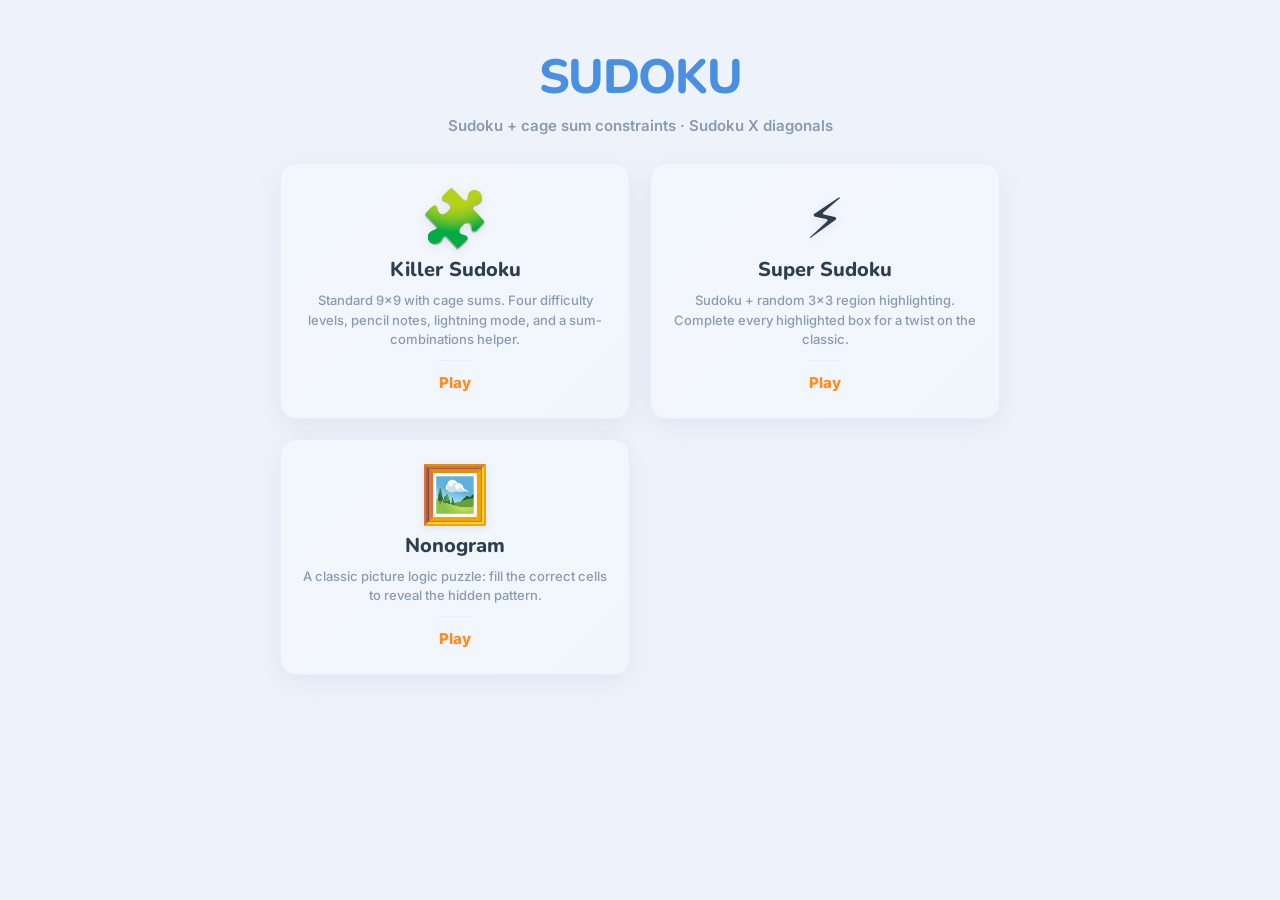
<file: index.html>
<!DOCTYPE html>
<html lang="en">
<head>
<meta charset="UTF-8">
<meta name="viewport" content="width=device-width, initial-scale=1.0, viewport-fit=cover">
<title>SUDOKU</title>
<link href="https://fonts.googleapis.com/css2?family=Nunito:wght@600;700;800&family=Inter:wght@500;600;700&display=swap" rel="stylesheet">
  <style rel="stylesheet" crossorigin>*{box-sizing:border-box;margin:0;padding:0}:root{--blue:#4a90e2;--blue-dark:#3a7bd5;--orange:#ff8a1e;--bg:#eef3fb;--card:#fff;--text:#2c3e50;--muted:#8a9ab0;--grid:#cbd8ec;--grid-inner:#c0cfe7;--grid-bold:#162f4d;--outer:#162f4d;--cage:#2b3f5e;--danger:#ff5a5a;--success:#3ec48a;--green:#3ec48a}body{background:var(--bg);color:var(--text);flex-direction:column;min-height:100vh;font-family:Inter,system-ui,sans-serif;display:flex}.topbar{z-index:10;background:#fff;border-bottom:1px solid #e6eef8;justify-content:space-between;align-items:center;height:56px;padding:0 18px;display:flex;position:sticky;top:0}.brand{letter-spacing:-.02em;font-size:22px;font-weight:800}.brand b{color:var(--blue)}.brand em{color:#ff8a1e;font-style:normal}.header-timer{flex-shrink:0;align-items:center;gap:8px;display:flex}.header-timer-label{color:var(--muted);letter-spacing:.08em;font-size:11px;font-weight:800}.header-timer .timer{font-variant-numeric:tabular-nums;font-size:18px;font-weight:700}.menu{text-align:center;flex-direction:column;flex:1;align-items:center;gap:6px;max-width:1120px;margin:0 auto;padding:24px 16px;display:flex}.menu h1{color:var(--blue);letter-spacing:-.03em;margin-top:20px;font-family:Nunito,sans-serif;font-size:clamp(32px,6vw,48px);font-weight:800}.menu .subtitle{color:var(--muted);margin-bottom:10px;font-size:15px;font-weight:600}.game-grid{grid-template-columns:repeat(2,1fr);gap:20px;width:100%;max-width:720px;margin-top:12px;display:grid}.game-card{color:inherit;background:var(--card);border:1px solid #e6eef8;border-radius:16px;min-height:180px;text-decoration:none;transition:transform .15s .15s,box-shadow .15s;display:block;position:relative;overflow:hidden;box-shadow:0 8px 30px #3c5a8c14}.game-card:hover{transform:translateY(-3px);box-shadow:0 12px 36px #3c5a8c24}.game-card:focus-visible{outline:3px solid var(--blue);outline-offset:2px}.game-card-bg{background:linear-gradient(135deg,var(--blue),var(--blue-dark));opacity:.07;position:absolute;inset:0}.game-card-inner{z-index:1;text-align:center;flex-direction:column;align-items:center;height:100%;padding:26px 20px;display:flex;position:relative}.game-icon{filter:drop-shadow(0 2px 4px #00000014);margin-bottom:10px;font-size:clamp(36px,8vw,56px);line-height:1}.game-card h2{color:var(--text);margin-bottom:8px;font-family:Nunito,sans-serif;font-size:20px;font-weight:800}.game-desc{color:var(--muted);flex:1;margin-bottom:10px;font-size:13px;font-weight:500;line-height:1.5}.game-cta{color:var(--orange);border-top:1px solid #e6eef8;margin-top:auto;padding-top:12px;font-size:15px;font-weight:800}@media (width<=600px){.topbar{padding:0 12px}.menu{padding:16px 10px}.game-grid{grid-template-columns:1fr;gap:14px;max-width:420px}.game-card{min-height:150px;padding:0}.game-card-inner{padding:20px 14px}.game-icon{font-size:42px}}@media (prefers-reduced-motion:reduce){.game-card{transition:none}.game-card:hover{transform:none}}
/*$vite$:1*/</style>
</head>
<body>
<main class="menu">
  <h1>SUDOKU</h1>
  <p class="subtitle">Sudoku + cage sum constraints · Sudoku X diagonals</p>

  <div class="game-grid">
    <a href="killer-sudoku/killer-sudoku.html" class="game-card">
      <div class="game-card-bg"></div>
      <div class="game-card-inner">
        <div class="game-icon">🧩</div>
        <h2>Killer Sudoku</h2>
        <p class="game-desc">Standard 9&times;9 with cage sums. Four difficulty levels, pencil notes, lightning mode, and a sum-combinations helper.</p>
        <span class="game-cta">Play</span>
      </div>
    </a>

    <a href="supper-sudoku/supper-sudoku.html" class="game-card">
      <div class="game-card-bg"></div>
      <div class="game-card-inner">
        <div class="game-icon">⚡</div>
        <h2>Super Sudoku</h2>
        <p class="game-desc">Sudoku + random 3&times;3 region highlighting. Complete every highlighted box for a twist on the classic.</p>
        <span class="game-cta">Play</span>
      </div>
    </a>

    <a href="nonogram/nonogram.html" class="game-card">
      <div class="game-card-bg"></div>
      <div class="game-card-inner">
        <div class="game-icon">🖼️</div>
        <h2>Nonogram</h2>
        <p class="game-desc">A classic picture logic puzzle: fill the correct cells to reveal the hidden pattern.</p>
        <span class="game-cta">Play</span>
      </div>
    </a>
  </div>
</main>
</body>
</html>
</file>
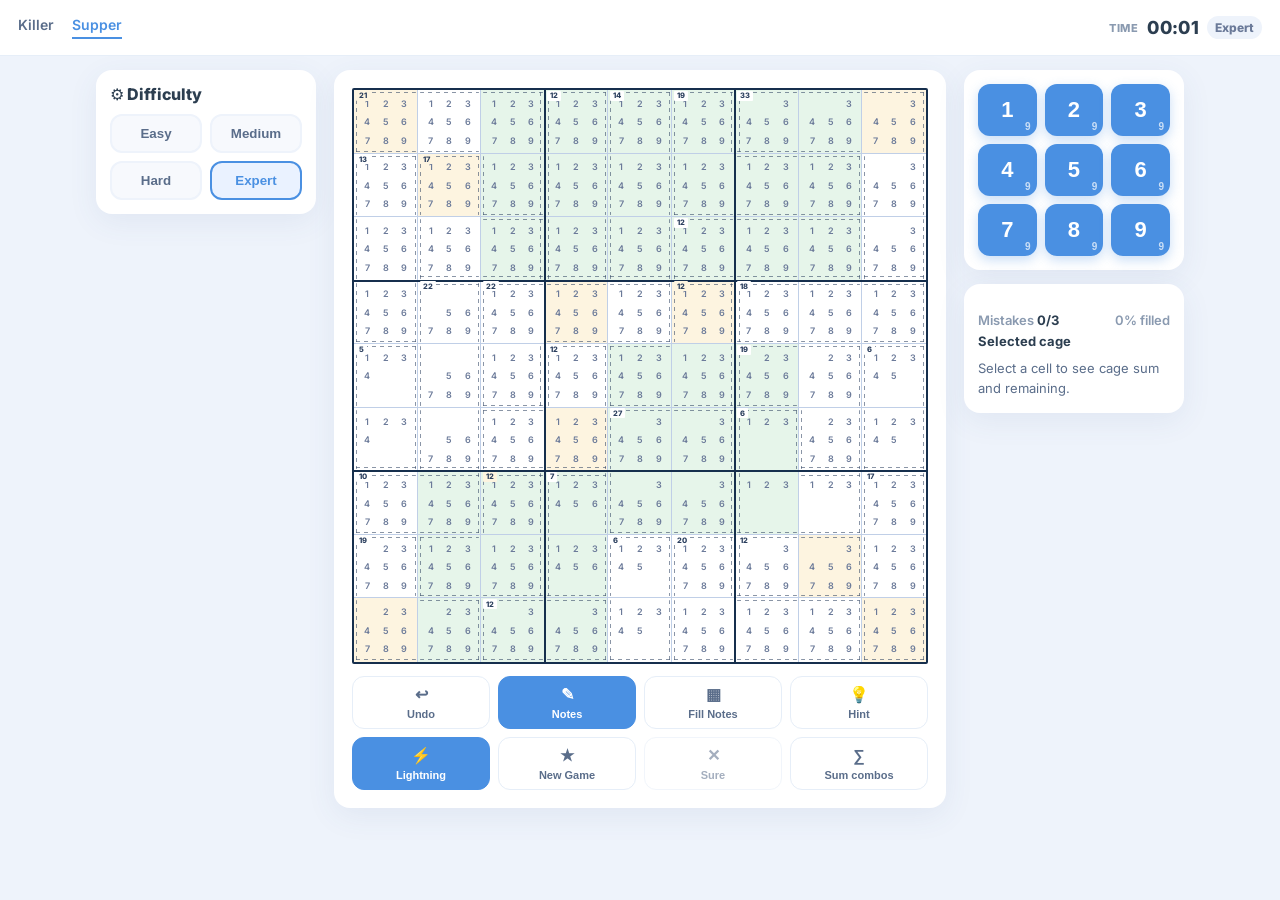
<file: supper-sudoku.html>
<!DOCTYPE html>
<html lang="en">
<head>
<meta charset="UTF-8">
<meta name="viewport" content="width=device-width, initial-scale=1.0, viewport-fit=cover">
<title>Supper Sudoku — sudoku.com Clone</title>
<link href="https://fonts.googleapis.com/css2?family=Nunito:wght@600;700;800&family=Inter:wght@500;600;700&display=swap" rel="stylesheet">

  <script type="module" crossorigin>(function(){let e=document.createElement(`link`).relList;if(e&&e.supports&&e.supports(`modulepreload`))return;for(let e of document.querySelectorAll(`link[rel="modulepreload"]`))n(e);new MutationObserver(e=>{for(let t of e)if(t.type===`childList`)for(let e of t.addedNodes)e.tagName===`LINK`&&e.rel===`modulepreload`&&n(e)}).observe(document,{childList:!0,subtree:!0});function t(e){let t={};return e.integrity&&(t.integrity=e.integrity),e.referrerPolicy&&(t.referrerPolicy=e.referrerPolicy),t.credentials=e.crossOrigin===`use-credentials`?`include`:e.crossOrigin===`anonymous`?`omit`:`same-origin`,t}function n(e){if(e.ep)return;e.ep=!0;let n=t(e);fetch(e.href,n)}})();var e={easy:{avg:3.8,max:5,min:1,label:`Easy`},medium:{avg:3,max:4,min:1,label:`Medium`},hard:{avg:2.4,max:4,min:1,label:`Hard`},expert:{avg:3,max:5,min:2,label:`Expert`}},t={2:{3:[[1,2]],4:[[1,3]],5:[[1,4],[2,3]],6:[[1,5],[2,4]],7:[[1,6],[2,5],[3,4]],8:[[1,7],[2,6],[3,5]],9:[[1,8],[2,7],[3,6],[4,5]],10:[[1,9],[2,8],[3,7],[4,6]],11:[[2,9],[3,8],[4,7],[5,6]],12:[[3,9],[4,8],[5,7]],13:[[4,9],[5,8],[6,7]],14:[[5,9],[6,8]],15:[[6,9],[7,8]],16:[[7,9]],17:[[8,9]]},3:{6:[[1,2,3]],7:[[1,2,4]],8:[[1,2,5],[1,3,4]],9:[[1,2,6],[1,3,5],[2,3,4]],10:[[1,2,7],[1,3,6],[1,4,5],[2,3,5]],11:[[1,2,8],[1,3,7],[1,4,6],[2,3,6],[2,4,5]],12:[[1,2,9],[1,3,8],[1,4,7],[1,5,6],[2,3,7],[2,4,6],[3,4,5]],13:[[1,3,9],[1,4,8],[1,5,7],[2,3,8],[2,4,7],[2,5,6],[3,4,6]],14:[[1,4,9],[1,5,8],[1,6,7],[2,3,9],[2,4,8],[2,5,7],[3,4,7],[3,5,6]],15:[[1,5,9],[1,6,8],[2,4,9],[2,5,8],[2,6,7],[3,4,8],[3,5,7],[4,5,6]],16:[[1,6,9],[1,7,8],[2,5,9],[2,6,8],[3,4,9],[3,5,8],[3,6,7],[4,5,7]],17:[[1,7,9],[2,6,9],[2,7,8],[3,5,9],[3,6,8],[4,5,8],[4,6,7]],18:[[1,8,9],[2,7,9],[3,6,9],[3,7,8],[4,5,9],[4,6,8],[5,6,7]],19:[[2,8,9],[3,7,9],[4,6,9],[4,7,8],[5,6,8]],20:[[3,8,9],[4,7,9],[5,6,9],[5,7,8]],21:[[4,8,9],[5,7,9],[6,7,8]],22:[[5,8,9],[6,7,9]],23:[[6,8,9]],24:[[7,8,9]]},4:{10:[[1,2,3,4]],11:[[1,2,3,5]],12:[[1,2,3,6],[1,2,4,5]],13:[[1,2,3,7],[1,2,4,6],[1,3,4,5]],14:[[1,2,3,8],[1,2,4,7],[1,2,5,6],[1,3,4,6],[2,3,4,5]],15:[[1,2,3,9],[1,2,4,8],[1,2,5,7],[1,3,4,7],[1,3,5,6],[2,3,4,6]],16:[[1,2,4,9],[1,2,5,8],[1,2,6,7],[1,3,4,8],[1,3,5,7],[1,4,5,6],[2,3,4,7],[2,3,5,6]],17:[[1,2,5,9],[1,2,6,8],[1,3,4,9],[1,3,5,8],[1,3,6,7],[1,4,5,7],[2,3,4,8],[2,3,5,7],[2,4,5,6]],18:[[1,2,6,9],[1,2,7,8],[1,3,5,9],[1,3,6,8],[1,4,5,8],[1,4,6,7],[2,3,4,9],[2,3,5,8],[2,3,6,7],[2,4,5,7],[3,4,5,6]],19:[[1,2,7,9],[1,3,6,9],[1,3,7,8],[1,4,5,9],[1,4,6,8],[1,5,6,7],[2,3,5,9],[2,3,6,8],[2,4,5,8],[2,4,6,7],[3,4,5,7]],20:[[1,2,8,9],[1,3,7,9],[1,4,6,9],[1,4,7,8],[1,5,6,8],[2,3,6,9],[2,3,7,8],[2,4,5,9],[2,4,6,8],[2,5,6,7],[3,4,5,8],[3,4,6,7]],21:[[1,3,8,9],[1,4,7,9],[1,5,6,9],[1,5,7,8],[2,3,7,9],[2,4,6,9],[2,4,7,8],[2,5,6,8],[3,4,5,9],[3,4,6,8],[3,5,6,7]],22:[[1,4,8,9],[1,5,7,9],[1,6,7,8],[2,3,8,9],[2,4,7,9],[2,5,6,9],[2,5,7,8],[3,4,6,9],[3,4,7,8],[3,5,6,8],[4,5,6,7]],23:[[1,5,8,9],[1,6,7,9],[2,4,8,9],[2,5,7,9],[2,6,7,8],[3,4,7,9],[3,5,6,9],[3,5,7,8],[4,5,6,8]],24:[[1,6,8,9],[2,5,8,9],[2,6,7,9],[3,4,8,9],[3,5,7,9],[3,6,7,8],[4,5,6,9],[4,5,7,8]],25:[[1,7,8,9],[2,6,8,9],[3,5,8,9],[3,6,7,9],[4,5,7,9],[4,6,7,8]],26:[[2,7,8,9],[3,6,8,9],[4,5,8,9],[4,6,7,9],[5,6,7,8]],27:[[3,7,8,9],[4,6,8,9],[5,6,7,9]],28:[[4,7,8,9],[5,6,8,9]],29:[[5,7,8,9]],30:[[6,7,8,9]]},5:{15:[[1,2,3,4,5]],16:[[1,2,3,4,6]],17:[[1,2,3,4,7],[1,2,3,5,6]],18:[[1,2,3,4,8],[1,2,3,5,7],[1,2,4,5,6]],19:[[1,2,3,4,9],[1,2,3,5,8],[1,2,3,6,7],[1,2,4,5,7],[1,3,4,5,6]],20:[[1,2,3,5,9],[1,2,3,6,8],[1,2,4,5,8],[1,2,4,6,7],[1,3,4,5,7],[2,3,4,5,6]],21:[[1,2,3,6,9],[1,2,3,7,8],[1,2,4,5,9],[1,2,4,6,8],[1,2,5,6,7],[1,3,4,5,8],[1,3,4,6,7],[2,3,4,5,7]],22:[[1,2,3,7,9],[1,2,4,6,9],[1,2,4,7,8],[1,2,5,6,8],[1,3,4,5,9],[1,3,4,6,8],[1,3,5,6,7],[2,3,4,5,8],[2,3,4,6,7]],23:[[1,2,3,8,9],[1,2,4,7,9],[1,2,5,6,9],[1,2,5,7,8],[1,3,4,6,9],[1,3,4,7,8],[1,3,5,6,8],[1,4,5,6,7],[2,3,4,5,9],[2,3,4,6,8],[2,3,5,6,7]],24:[[1,2,4,8,9],[1,2,5,7,9],[1,2,6,7,8],[1,3,4,7,9],[1,3,5,6,9],[1,3,5,7,8],[1,4,5,6,8],[2,3,4,6,9],[2,3,4,7,8],[2,3,5,6,8],[2,4,5,6,7]],25:[[1,2,5,8,9],[1,2,6,7,9],[1,3,4,8,9],[1,3,5,7,9],[1,3,6,7,8],[1,4,5,6,9],[1,4,5,7,8],[2,3,4,7,9],[2,3,5,6,9],[2,3,5,7,8],[2,4,5,6,8],[3,4,5,6,7]],26:[[1,2,6,8,9],[1,3,5,8,9],[1,3,6,7,9],[1,4,5,7,9],[1,4,6,7,8],[2,3,4,8,9],[2,3,5,7,9],[2,3,6,7,8],[2,4,5,6,9],[2,4,5,7,8],[3,4,5,6,8]],27:[[1,2,7,8,9],[1,3,6,8,9],[1,4,5,8,9],[1,4,6,7,9],[1,5,6,7,8],[2,3,5,8,9],[2,3,6,7,9],[2,4,5,7,9],[2,4,6,7,8],[3,4,5,6,9],[3,4,5,7,8]],28:[[1,3,7,8,9],[1,4,6,8,9],[1,5,6,7,9],[2,3,6,8,9],[2,4,5,8,9],[2,4,6,7,9],[2,5,6,7,8],[3,4,5,7,9],[3,4,6,7,8]],29:[[1,4,7,8,9],[1,5,6,8,9],[2,3,7,8,9],[2,4,6,8,9],[2,5,6,7,9],[3,4,5,8,9],[3,4,6,7,9],[3,5,6,7,8]],30:[[1,5,7,8,9],[2,4,7,8,9],[2,5,6,8,9],[3,4,6,8,9],[3,5,6,7,9],[4,5,6,7,8]],31:[[1,6,7,8,9],[2,5,7,8,9],[3,4,7,8,9],[3,5,6,8,9],[4,5,6,7,9]],32:[[2,6,7,8,9],[3,5,7,8,9],[4,5,6,8,9]],33:[[3,6,7,8,9],[4,5,7,8,9]],34:[[4,6,7,8,9]],35:[[5,6,7,8,9]]}},n={};for(let e of Object.keys(t))n[e]=new Set(Object.keys(t[e]).map(Number));n[1]=new Set([1,2,3,4,5,6,7,8,9]);var r=`expert`,i,a,o,s,c,l,u,d=null,f=!0,p=!0,m=!0,h=null,g=0,_=0;function v(){let e=document.getElementById(`lightningSwitch`);e&&e.classList.toggle(`active`,m),document.querySelectorAll(`.num`).forEach(e=>{let t=parseInt(e.dataset.n,10);e.classList.toggle(`lightning-active`,!!m&&h===t)})}function y(e){return m?(h=h===e?null:e,v(),V(),H(),E(),!0):!1}var b=0,x=null,S=!1,C=!1,w=[],T=`killer-sudoku-save-v1`;function E(){try{if(!i||!a||!c)return;localStorage.setItem(T,JSON.stringify({v:1,savedAt:Date.now(),difficulty:r,solution:i,cages:a,board:c,notes:l.map(e=>e.map(e=>[...e])),given:u,selected:d,isNoteMode:f,autoCheck:p,lightningMode:m,lightningDigit:h,mistakes:g,timerSec:b,gameOver:C}))}catch{}}function ee(){try{let t=localStorage.getItem(T);if(!t)return null;let n=JSON.parse(t);return!n||n.v!==1||!Array.isArray(n.solution)||n.solution.length!==9||!Array.isArray(n.cages)||!n.cages.length||!Array.isArray(n.board)||n.board.length!==9||!Array.isArray(n.notes)||n.notes.length!==9||!e[n.difficulty]?null:(r=n.difficulty,i=n.solution,a=n.cages,c=n.board,l=n.notes.map(e=>e.map(e=>new Set(e))),u=n.given,d=n.selected,f=!!n.isNoteMode,p=n.autoCheck!==!1,m=n.lightningMode!==!1,h=n.lightningDigit,g=n.mistakes||0,b=n.timerSec||0,C=!!n.gameOver,w=[],ie(),!0)}catch{return null}}function te(){try{localStorage.removeItem(T)}catch{}}function ne(){document.querySelectorAll(`.diff-btn`).forEach(e=>e.classList.toggle(`active`,e.dataset.diff===r)),document.getElementById(`difficultyPill`).textContent=e[r].label,document.getElementById(`mistakes`).textContent=`${g}/3`,A(),z(),v(),S=!1,window.APP_GAME_ID=++_,document.getElementById(`pauseOverlay`).style.display=`none`,N(),M(),V(),C&&g>=3&&k(),I()}function D(e){for(let t=e.length-1;t>0;t--){let n=Math.floor(Math.random()*(t+1));[e[t],e[n]]=[e[n],e[t]]}return e}function re(){let e=Array(9).fill(0).map(()=>Array(9).fill(0));function t(t,n,r){for(let i=0;i<9;i++)if(e[t][i]===r||e[i][n]===r)return!1;if(t===n){for(let n=0;n<9;n++)if(n!==t&&e[n][n]===r)return!1}if(t+n===8)for(let i=0;i<9;i++){let a=i,o=8-i;if((a!==t||o!==n)&&e[a][o]===r)return!1}let i=Math.floor(t/3)*3,a=Math.floor(n/3)*3;for(let t=i;t<i+3;t++)for(let n=a;n<a+3;n++)if(e[t][n]===r)return!1;return!0}function n(r){if(r===81)return!0;let i=Math.floor(r/9),a=r%9;if(e[i][a]!==0)return n(r+1);let o=D([1,2,3,4,5,6,7,8,9].slice());for(let s of o)if(t(i,a,s)){if(e[i][a]=s,n(r+1))return!0;e[i][a]=0}return!1}for(let t=0;t<20;t++){for(let t=0;t<9;t++)for(let n=0;n<9;n++)e[t][n]=0;let t=D([1,2,3,4,5,6,7,8,9].slice());for(let n=0;n<9;n++)e[n][n]=t[n];if(n(0))return e}for(let t=0;t<9;t++)for(let n=0;n<9;n++)e[t][n]=0;return n(0),e}function O(t,r){let i=e[r],a=Array(9).fill(0).map(()=>Array(9).fill(!1)),o=[],s=[[1,0],[-1,0],[0,1],[0,-1]],c=i.min||1,l=0,u=[];for(let e=0;e<9;e++)for(let t=0;t<9;t++)u.push([e,t]);D(u);function d(e){let n=new Set;for(let[r,i]of e){let e=t[r][i];if(n.has(e))return!0;n.add(e)}return!1}function f(e,t){let r=n[e];return!r||r.has(t)}for(let[e,n]of u){if(a[e][n])continue;let u,d=null,f=!1;if(r===`expert`){if(l===0)u=5;else{let e=Math.random();u=e<.6?2:e<.89?3:e<.99?4:5}u===2&&(f=Math.random()<.9,d=f?Math.random()<.95:Math.random()<.5)}else u=Math.max(c,Math.min(i.max,Math.round(i.avg+(Math.random()*2-1)*1.2))),c===1&&Math.random()<.08&&(u=1);let p=[[e,n]],m=new Set([t[e][n]]);a[e][n]=!0;let h=[[e,n]];for(;p.length<u;){let r=[];for(let[e,n]of h)for(let[i,o]of s){let s=e+i,c=n+o;s>=0&&s<9&&c>=0&&c<9&&!a[s][c]&&!m.has(t[s][c])&&r.push([s,c])}if(!r.length)break;D(r);let i=r[0];if(u===2&&p.length===1){let a=f?r.filter(([r,i])=>t[e][n]+t[r][i]<=6):r,o=a.length?a:r;if(d!==null){let r=t[e][n]%2,a=o.filter(([e,n])=>t[e][n]%2===r===d);i=(a.length?a:o)[0]}else i=o[0]}if(a[i[0]][i[1]]=!0,p.push(i),m.add(t[i[0]][i[1]]),h.push(i),p.length>=7)break}let g=0;for(let[e,n]of p)g+=t[e][n];o.push({id:String(l++),cells:p,sum:g})}if(c>1){let e=0;for(;e<o.length;){if(o[e].cells.length>=c){e++;continue}let[n,r]=o[e].cells[0],a=new Set;for(let[t,i]of s){let s=n+t,c=r+i;if(s<0||s>=9||c<0||c>=9)continue;let l=o.findIndex((t,n)=>n!==e&&t.cells.some(([e,t])=>e===s&&t===c));l!==-1&&a.add(l)}let l=-1,u=1/0;for(let n of a){let r=[...o[n].cells,...o[e].cells];if(d(r))continue;let a=r.length;if(!f(a,r.reduce((e,[n,r])=>e+t[n][r],0)))continue;let s=r.length,c=s>i.max?100+s:s;c<u&&(u=c,l=n)}if(l===-1){for(let t of a){let n=[...o[t].cells,...o[e].cells];if(d(n))continue;let r=n.length,a=r>i.max?100+r:r;a<u&&(u=a,l=t)}if(l===-1){for(let t of a){let n=o[t].cells.length+o[e].cells.length,r=n>i.max?100+n:n;r<u&&(u=r,l=t)}if(l===-1){e++;continue}}}o[l].cells.push(...o[e].cells);let p=0;for(let[e,n]of o[l].cells)p+=t[e][n];o[l].sum=p,o.splice(e,1)}}function p(e){let t=0,n=0;for(let n=1;n<=e;n++)t+=n;for(let t=0;t<e;t++)n+=9-t;return[t,n]}let m=o.some(e=>{if(d(e.cells)||!f(e.cells.length,e.sum))return!0;let[t,n]=p(e.cells.length);return e.sum<t||e.sum>n});if(r===`expert`){let e=new Set(o.map(e=>e.cells.length));if(![2,3,4,5].every(t=>e.has(t)))return O(t,r)}return m?O(t,r):o}function ie(){o=Array(9).fill(0).map(()=>Array(9).fill(-1)),s={},a.forEach((e,t)=>{s[t]=e.sum,e.cells.forEach(([e,n])=>o[e][n]=t)})}function k(){C=!0,clearInterval(x),S=!0;let e=document.getElementById(`gameOverOverlay`);e&&(e.style.display=`grid`)}function A(){C=!1,S=!1;let e=document.getElementById(`gameOverOverlay`);e&&(e.style.display=`none`)}function j(t){t&&(r=t),document.querySelectorAll(`.diff-btn`).forEach(e=>e.classList.toggle(`active`,e.dataset.diff===r)),document.getElementById(`difficultyPill`).textContent=e[r].label,i=re(),a=O(i,r),ie(),c=Array(9).fill(0).map(()=>Array(9).fill(0)),l=Array(9).fill(0).map(()=>Array(9).fill(0).map(()=>new Set)),u=Array(9).fill(0).map(()=>Array(9).fill(!1)),d=null,g=0,f=!0,h=null,w=[],window.APP_GAME_ID=++_,A(),document.getElementById(`mistakes`).textContent=`0/3`,z(),v();for(let e=0;e<9;e++)for(let t=0;t<9;t++){if(c[e][t]!==0||u[e][t]){l[e][t].clear();continue}let n=B(e,t);l[e][t]=new Set(n)}ae(),M(),V(),E()}function M(){clearInterval(x),x=setInterval(()=>{S||(b++,N())},1e3)}function ae(){b=0,S=!1,document.getElementById(`pauseOverlay`).style.display=`none`;let e=document.getElementById(`pauseBtn`);e&&(e.textContent=`⏸`),N()}function N(){let e=String(Math.floor(b/60)).padStart(2,`0`),t=String(b%60).padStart(2,`0`);document.getElementById(`timer`).textContent=`${e}:${t}`}function oe(){if(C)return;S=!S,document.getElementById(`pauseOverlay`).style.display=S?`grid`:`none`;let e=document.getElementById(`pauseBtn`);e&&(e.textContent=S?`▶`:`⏸`)}function P(){w.push({board:c.map(e=>e.slice()),notes:l.map(e=>e.map(e=>new Set(e))),mistakes:g}),w.length>100&&w.shift()}function se(){if(!w.length)return;let e=w.pop();c=e.board,l=e.notes,g=e.mistakes,document.getElementById(`mistakes`).textContent=`${g}/3`,C&&g<3&&(A(),M()),V(),E()}function ce(){let e=Array(9).fill(0).map(()=>Array(9).fill(!1));for(let t=0;t<9;t++)for(let n=0;n<9;n++)if(c[t][n]){let r=c[t][n];for(let i=0;i<9;i++)i!==n&&c[t][i]===r&&(e[t][n]=e[t][i]=!0),i!==t&&c[i][n]===r&&(e[t][n]=e[i][n]=!0);let i=Math.floor(t/3)*3,a=Math.floor(n/3)*3;for(let o=i;o<i+3;o++)for(let i=a;i<a+3;i++)(o!==t||i!==n)&&c[o][i]===r&&(e[t][n]=!0,e[o][i]=!0);if(t===n)for(let i=0;i<9;i++)i!==t&&c[i][i]===r&&(e[t][n]=!0,e[i][i]=!0);if(t+n===8)for(let i=0;i<9;i++){let a=i,o=8-i;(a!==t||o!==n)&&c[a][o]===r&&(e[t][n]=!0,e[a][o]=!0)}}if(a.forEach(t=>{let n={},r=0,i=0;t.cells.forEach(([a,o])=>{let s=c[a][o];s&&(r+=s,i++,n[s]&&t.cells.forEach(([t,n])=>{c[t][n]===s&&(e[t][n]=!0)}),n[s]=!0)}),i===t.cells.length&&r!==t.sum&&t.cells.forEach(([t,n])=>e[t][n]=!0),i<t.cells.length&&r>=t.sum&&t.cells.forEach(([t,n])=>{c[t][n]&&(e[t][n]=!0)}),r>t.sum&&t.cells.forEach(([t,n])=>e[t][n]=!0)}),i)for(let t=0;t<9;t++)for(let n=0;n<9;n++)c[t][n]&&i[t][n]&&c[t][n]!==i[t][n]&&(e[t][n]=!0);return e}function F(e,t){d=[e,t],V(),I()}function I(){let e=document.getElementById(`cageDetail`);if(!d){e.textContent=`Select a cell to see cage sum and remaining.`;return}let[t,n]=d,r=o[t][n],i=a[r],s=0,l=0;i.cells.forEach(([e,t])=>{c[e][t]&&(s+=c[e][t],l++)});let u=i.sum-s,f=i.cells.length-l;e.innerHTML=`<b>Cage #${r+1}</b> — sum <b>${i.sum}</b> • ${i.cells.length} cells<br>
  Filled ${l}/${i.cells.length} • current ${s} • remaining <b>${u}</b> ${f?`• ${f} empty`:`• <span style="color:var(--success)">complete</span>`}<br>
  <span style="font-size:11px;color:var(--muted)">Cells: ${i.cells.map(([e,t])=>String.fromCharCode(65+t)+(e+1)).join(`, `)}</span>`}function L(e){if(C||!d)return;let[t,n]=d;if(!u[t][n]){if(P(),f){let r=l[t][n];r.has(e)?r.delete(e):r.add(e),c[t][n]&&(c[t][n]=0)}else{if(l[t][n].clear(),c[t][n]===e)c[t][n]=0;else{c[t][n]=e;for(let r=0;r<9;r++)r!==n&&l[t][r].delete(e),r!==t&&l[r][n].delete(e);let r=Math.floor(t/3)*3,i=Math.floor(n/3)*3;for(let a=r;a<r+3;a++)for(let r=i;r<i+3;r++)(a!==t||r!==n)&&l[a][r].delete(e);if(t===n)for(let n=0;n<9;n++)n!==t&&l[n][n].delete(e);if(t+n===8)for(let r=0;r<9;r++){let i=r,a=8-r;(i!==t||a!==n)&&l[i][a].delete(e)}}if(c[t][n]&&c[t][n]!==0&&i[t][n]!==c[t][n]&&p&&(g++,document.getElementById(`mistakes`).textContent=`${g}/3`,g>=3)){V(),E(),k();return}}V(),R()||E()}}function le(){if(C||!d)return;let[e,t]=d;u[e][t]||(P(),c[e][t]=0,l[e][t].clear(),V(),E())}function ue(){if(C)return;let e=[];for(let t=0;t<9;t++)for(let n=0;n<9;n++)c[t][n]===0&&e.push([t,n]);let t=e;if(t.length===0){let e=[];for(let t=0;t<9;t++)for(let n=0;n<9;n++)c[t][n]!==0&&c[t][n]!==i[t][n]&&e.push([t,n]);if(e.length===0)return;t=e}let[n,r]=t[Math.floor(Math.random()*t.length)];d=[n,r],P();let a=i[n][r];c[n][r]=a,l[n][r].clear();for(let e=0;e<9;e++)e!==r&&l[n][e].delete(a),e!==n&&l[e][r].delete(a);let o=Math.floor(n/3)*3,s=Math.floor(r/3)*3;for(let e=o;e<o+3;e++)for(let t=s;t<s+3;t++)(e!==n||t!==r)&&l[e][t].delete(a);if(n===r)for(let e=0;e<9;e++)e!==n&&l[e][e].delete(a);if(n+r===8)for(let e=0;e<9;e++){let t=e,i=8-e;(t!==n||i!==r)&&l[t][i].delete(a)}V(),R()||E();let u=document.querySelector(`[data-r="${n}"][data-c="${r}"]`);u&&(u.classList.add(`hint`),setTimeout(()=>u.classList.remove(`hint`),600)),typeof I==`function`&&I()}function R(){for(let e=0;e<9;e++)for(let t=0;t<9;t++)if(c[e][t]!==i[e][t])return!1;for(let e=0;e<9;e++)for(let t=0;t<9;t++)if(c[e][t]===0)return!1;return clearInterval(x),te(),setTimeout(()=>{alert(`🎉 Killer Sudoku solved in ${document.getElementById(`timer`).textContent}!`)},150),!0}function de(){let e=ce(),t=!1;for(let n=0;n<9;n++)for(let r=0;r<9;r++)e[n][r]&&(t=!0);if(!t&&c.flat().every(e=>e!==0)){if(R(),!R())alert(`No errors found, but puzzle not yet solved — keep going!`);else return}alert(t?`There are mistakes highlighted in red — check cage sums and duplicates.`:`No errors so far — keep going!`),V()}function fe(){if(confirm(`Solve the puzzle? This will fill all cells.`)){for(let e=0;e<9;e++)for(let t=0;t<9;t++)c[e][t]=i[e][t],l[e][t].clear();V(),clearInterval(x)}}function z(){document.getElementById(`notesBtn`).classList.toggle(`active`,f)}function B(e,t){if(c[e][t]!==0)return[];let n=o[e][t],r=a[n],i=new Set,s=new Set,l=new Set,u=new Set,d=new Set,f=new Set;for(let n=0;n<9;n++)c[e][n]&&i.add(c[e][n]),c[n][t]&&s.add(c[n][t]);if(e===t)for(let e=0;e<9;e++)c[e][e]&&d.add(c[e][e]);if(e+t===8)for(let e=0;e<9;e++){let t=c[e][8-e];t&&f.add(t)}let p=Math.floor(e/3)*3,m=Math.floor(t/3)*3;for(let e=p;e<p+3;e++)for(let t=m;t<m+3;t++)c[e][t]&&l.add(c[e][t]);let h=0,g=0;for(let[e,t]of r.cells){let n=c[e][t];n&&(u.add(n),h+=n,g++)}let _=[],v=r.cells.length,y=r.sum,b=v-(g+1);for(let n=1;n<=9;n++){if(i.has(n)||s.has(n)||l.has(n)||u.has(n)||e===t&&d.has(n)||e+t===8&&f.has(n))continue;let r=h+n;if(!(b<0)){if(b===0){if(r!==y)continue}else{if(r>=y)continue;let e=new Set(u);e.add(n);let t=[];for(let n=1;n<=9;n++)e.has(n)||t.push(n);if(t.length<b)continue;t.sort((e,t)=>e-t);let i=0,a=0;for(let e=0;e<b;e++)i+=t[e];for(let e=0;e<b;e++)a+=t[t.length-1-e];if(r+i>y||r+a<y)continue}_.push(n)}}return _}var pe=null;function me(){pe&&=(clearInterval(pe),null)}function he(){if(C)return;let e=0;if(!c.some(e=>e.some(e=>e===0)))return;P();for(let t=0;t<9;t++)for(let n=0;n<9;n++){if(c[t][n]!==0){l[t][n].clear();continue}if(u[t][n]){l[t][n].clear();continue}let r=B(t,n);l[t][n]=new Set(r),r.length&&e++}V(),E();let t=document.getElementById(`fillNotesBtn`);if(t){let e=t.innerHTML;t.innerHTML=`<i>✓</i> Filled`,t.classList.add(`active`),setTimeout(()=>{t.innerHTML=e,t.classList.remove(`active`)},900)}}function V(){let e=document.getElementById(`grid`);e.innerHTML=``;let t;if(p)t=ce();else if(t=Array(9).fill(0).map(()=>Array(9).fill(!1)),i)for(let e=0;e<9;e++)for(let n=0;n<9;n++)c[e][n]&&i[e][n]&&c[e][n]!==i[e][n]&&(t[e][n]=!0);let n=d?c[d[0]][d[1]]:null,r=m?h:n&&n!==0?n:null,s=new Map;a.forEach((e,t)=>{let n=9,r=9,i=null;e.cells.forEach(([e,t])=>{(e<n||e===n&&t<r)&&(n=e,r=t,i=[e,t])}),s.set(t,i)});for(let n=0;n<9;n++)for(let _=0;_<9;_++){let v=c[n][_],y=document.createElement(`div`);y.className=`cell`,(_===2||_===5)&&y.classList.add(`box-right`),(n===2||n===5)&&y.classList.add(`box-bottom`),y.dataset.r=n,y.dataset.c=_,!m&&d&&d[0]===n&&d[1]===_?y.classList.add(`selected`):r&&v===r&&v!==0&&y.classList.add(`same-value`),t[n][_]&&y.classList.add(`error`),(n===_||n+_===8)&&y.classList.add(`diag`),u[n][_]?y.classList.add(`given`):v&&y.classList.add(`user`),c[n][_]===0&&l[n][_].size===1&&y.classList.add(`sure-note`);let b=o[n][_],x=a[b],S=s.get(b);if(S&&S[0]===n&&S[1]===_){let e=document.createElement(`div`);e.className=`cage-sum`,e.textContent=x.sum,y.appendChild(e),y.classList.add(`cage-has-sum`)}if(v)y.appendChild(document.createTextNode(v));else if(l[n][_].size){let e=document.createElement(`div`);e.className=`notes`;for(let t=1;t<=9;t++){let i=document.createElement(`span`),a=l[n][_].has(t);i.textContent=a?t:``,r&&a&&t===r&&i.classList.add(`note-hl`),e.appendChild(i)}y.appendChild(e)}let w=n===0||o[n-1][_]!==b,T=n===8||o[n+1][_]!==b,ee=_===0||o[n][_-1]!==b,te=_===8||o[n][_+1]!==b,ne=n===3||n===6,D=n===2||n===5,re=_===3||_===6,O=_===2||_===5;if(w){let e=document.createElement(`div`);e.className=`cage-dash top`+(ne?` on-bold`:``),y.appendChild(e)}if(T){let e=document.createElement(`div`);e.className=`cage-dash bottom`+(D?` on-bold`:``),y.appendChild(e)}if(ee){let e=document.createElement(`div`);e.className=`cage-dash left`+(re?` on-bold`:``),y.appendChild(e)}if(te){let e=document.createElement(`div`);e.className=`cage-dash right`+(O?` on-bold`:``),y.appendChild(e)}y.addEventListener(`click`,()=>{if(!C){if(m&&h){if(u[n][_]){F(n,_);return}if(f&&c[n][_]!==0){F(n,_);return}if(P(),f){if(c[n][_]!==0){F(n,_);return}let e=l[n][_];e.has(h)?e.delete(h):e.add(h)}else if(c[n][_]===h)c[n][_]=0;else{l[n][_].clear(),c[n][_]=h;for(let e=0;e<9;e++)e!==_&&l[n][e].delete(h),e!==n&&l[e][_].delete(h);let e=Math.floor(n/3)*3,t=Math.floor(_/3)*3;for(let r=e;r<e+3;r++)for(let e=t;e<t+3;e++)(r!==n||e!==_)&&l[r][e].delete(h);if(n===_)for(let e=0;e<9;e++)e!==n&&l[e][e].delete(h);if(n+_===8)for(let e=0;e<9;e++){let t=e,r=8-e;(t!==n||r!==_)&&l[t][r].delete(h)}if(i[n][_]!==h&&p&&(g++,document.getElementById(`mistakes`).textContent=`${g}/3`,g>=3)){V(),E(),k();return}}d=[n,_],V(),R()||E(),I();return}F(n,_)}}),e.appendChild(y)}let _=c.flat().filter(e=>e!==0).length;document.getElementById(`progress`).textContent=`${Math.round(_/81*100)}% filled`,ge(),v(),H()}function ge(){let e=Array(10).fill(0);c.flat().forEach(t=>{t&&e[t]++}),document.querySelectorAll(`.num`).forEach(t=>{let n=parseInt(t.dataset.n),r=9-e[n];t.querySelector(`small`).textContent=r>0?`${r}`:`✓`,t.disabled=!1,r===0?t.style.opacity=`.55`:t.style.opacity=`1`})}var _e=document.getElementById(`numpad`);for(let e=1;e<=9;e++){let t=document.createElement(`button`);t.className=`num`,t.dataset.n=e,t.innerHTML=`${e}<small></small>`,t.addEventListener(`click`,()=>{m&&y(e)||L(e)}),_e.appendChild(t)}document.getElementById(`newGameBtn`).addEventListener(`click`,()=>{confirm(`Start a new game? Your current progress will be lost.`)&&j()}),document.getElementById(`restartBtn`)?.addEventListener(`click`,()=>{confirm(`Restart this puzzle?`)&&(c=Array(9).fill(0).map(()=>Array(9).fill(0)),l=Array(9).fill(0).map(()=>Array(9).fill(0).map(()=>new Set)),g=0,document.getElementById(`mistakes`).textContent=`0/3`,w=[],d=null,V())}),document.getElementById(`checkBtn`)?.addEventListener(`click`,de),document.getElementById(`solveBtn`)?.addEventListener(`click`,fe),document.getElementById(`fillNotesBtn`).addEventListener(`click`,()=>{he(),H()}),document.getElementById(`undoBtn`).addEventListener(`click`,se),document.getElementById(`notesBtn`).addEventListener(`click`,()=>{f=!f,z(),m&&h&&V(),v(),E()}),document.getElementById(`hintBtn`).addEventListener(`click`,ue),document.getElementById(`pauseBtn`)?.addEventListener(`click`,oe),document.getElementById(`sureBtn`).addEventListener(`click`,()=>{if(!C){if(!be()){let e=ve();if(!e)return;P(),L(e[0],e[1],e[2])}V(),H(),I(),E(),R()&&(C=!0,me(),showWin(),E())}});function ve(){let e=null;for(let t=0;t<9;t++)for(let n=0;n<9;n++){if(c[t][n]!==0)continue;let r=B(t,n);if(r.length===1&&(e===null||r[0]<e[2])&&(e=[t,n,r[0]]),l[t][n].size===1){let r=[...l[t][n]][0];(e===null||r<e[2])&&(e=[t,n,r])}}return e}function ye(){let e=!1;for(let t=0;t<9;t++)for(let n=0;n<9;n++){if(c[t][n]!==0)continue;let r=document.querySelector(`[data-r="${t}"][data-c="${n}"] .notes`);if(!r)continue;let i=r.querySelectorAll(`span`),a=[],o=0;for(let e=1;e<=9;e++){let r=l[t][n].has(e);o<i.length&&(i[o].textContent=r?e:``,i[o].classList.remove(`single-note`),r&&a.push(i[o]),o++)}for(;o<i.length;)i[o].textContent=``,i[o].classList.remove(`single-note`),o++;a.length===1&&(e=!0,a[0].classList.add(`single-note`))}return e}function be(){if(C)return 0;let e=[];for(let t=0;t<9;t++)for(let n=0;n<9;n++){if(c[t][n]!==0)continue;let r=document.querySelector(`[data-r="${t}"][data-c="${n}"] .notes`);if(!r)continue;let i=r.querySelectorAll(`span`);for(let r of i)if(r.textContent&&r.classList.contains(`single-note`)){let i=parseInt(r.textContent,10);i>=1&&i<=9&&e.push([t,n,i]);break}}if(e.length===0)return 0;P();for(let[t,n,r]of e){c[t][n]=r,l[t][n].clear();for(let e=0;e<9;e++)e!==n&&l[t][e].delete(r),e!==t&&l[e][n].delete(r);let e=Math.floor(t/3)*3,i=Math.floor(n/3)*3;for(let a=e;a<e+3;a++)for(let e=i;e<i+3;e++)(a!==t||e!==n)&&l[a][e].delete(r);if(t===n)for(let e=0;e<9;e++)e!==t&&l[e][e].delete(r);if(t+n===8)for(let e=0;e<9;e++){let i=e,a=8-e;(i!==t||a!==n)&&l[i][a].delete(r)}}return e.length}function H(){let e=document.getElementById(`sureBtn`);if(C){e.disabled=!0,e.innerHTML=`<i>✕</i> Sure`,e.classList.remove(`ready`);return}let t=ye();e.disabled=!t,t?(e.innerHTML=`<i>✓</i> Sure`,e.classList.add(`ready`),e.title=`Fill all highlighted single-note cells`):(e.innerHTML=`<i>✕</i> Sure`,e.classList.remove(`ready`),e.title=`No highlighted single-note cell`)}document.querySelectorAll(`.diff-btn`).forEach(t=>t.addEventListener(`click`,()=>{let n=t.dataset.diff;n!==r&&((c&&c.flat().some(e=>e!==0)||g>0)&&!confirm(`Switch to ${e[n].label}? Your current progress will be lost.`)||j(n))})),document.getElementById(`autoCheckSwitch`)?.addEventListener(`click`,function(){p=!p,this.classList.toggle(`active`,p),V()}),document.getElementById(`lightningSwitch`).addEventListener(`click`,function(){m=!m,m||(h=null),this.classList.toggle(`active`,m),v(),V(),E()});var U=t,xe=`killer-sudoku-sums-v1`,W=`3`,G=null,K=new Set,q=new Set,J=`include`;function Se(){try{let e=localStorage.getItem(xe);if(!e)return;let t=JSON.parse(e);t&&[`2`,`3`,`4`,`5`].includes(String(t.size))&&(W=String(t.size)),t&&Number.isInteger(t.sum)&&(G=t.sum),t&&Array.isArray(t.included)&&(K=new Set(t.included.filter(e=>e>=1&&e<=9))),t&&Array.isArray(t.excluded)&&(q=new Set(t.excluded.filter(e=>e>=1&&e<=9))),t&&(t.tapMode===`include`||t.tapMode===`exclude`)&&(J=t.tapMode)}catch{}}function Y(){try{localStorage.setItem(xe,JSON.stringify({size:W,sum:G,included:[...K],excluded:[...q],tapMode:J}))}catch{}}function X(){let e=document.getElementById(`sumsSize`),t=document.getElementById(`sumsSum`),n=document.getElementById(`sumsList`),r=document.getElementById(`sumsCount`);if(!U){n.innerHTML=``,r.textContent=`Combo data unavailable.`,t.innerHTML=``;return}let i=parseInt(e.value,10);W=e.value;let a=Object.keys(U[i]||{}).map(Number).sort((e,t)=>e-t),o=t.value||(G==null?``:String(G));t.innerHTML=a.map(e=>`<option value="${e}">${e}</option>`).join(``),a.includes(parseInt(o,10))&&(t.value=o);let s=parseInt(t.value,10);G=s,Y();let c=(U[i]||{})[s]||[],l=[...K].sort((e,t)=>e-t),u=[...q].sort((e,t)=>e-t),d=c;l.length&&(d=d.filter(e=>l.every(t=>e.includes(t)))),u.length&&(d=d.filter(e=>!e.some(e=>q.has(e))));let f=[];l.length&&f.push(`with ${l.join(`, `)}`),u.length&&f.push(`excluding ${u.join(`, `)}`),r.innerHTML=`<b>${d.length}</b> combo${d.length===1?``:`s`} for <b>${i} cells</b> → sum <b>${s}</b>${f.length?` <span class="sums-filter-note">(${f.join(` • `)})</span>`:``}`;let p=[...new Set(c.flat())].sort((e,t)=>e-t),m=document.getElementById(`sumsDigits`),h=p.map(e=>{let t=d.length?Math.round(d.filter(t=>t.includes(e)).length/d.length*100):0,n=t===100?` pct100`:t===0?` pct0`:``,r=t===0?` zero`:``,i=q.has(e)?`excluded`:K.has(e)?`included`:t===0?`excluded`:t===100?`included`:`neutral`,a=i===`included`?`<span class="digit-check">✓</span>`:i===`excluded`?`<span class="digit-x">✕</span>`:``,o=i===`included`?`Required`:i===`excluded`?`Excluded`:`Tap to ${J}`;return`<button class="digit-chip${r}" data-digit="${e}" data-state="${i}" aria-pressed="${i!==`neutral`}" title="${o} ${e} — in ${t}% of combos">${e}${a}<small class="${n.trim()}">${t}%</small></button>`}).join(``);m.innerHTML=`<div class="digits-head"><span class="digits-title">Digits that can appear (${p.length} unique)</span><span class="digits-actions"><button class="tap-switch${J===`include`?` on`:``}" id="sumsTapSwitch" role="switch" aria-checked="${J===`include`}" aria-label="Tap action: ${J}"><span class="tap-knob"></span><span class="tap-word tap-on">include</span><span class="tap-word tap-off">exclude</span></button><button class="digits-reset" id="sumsDigitsReset" title="Clear all required and banned digits">↺</button></span></div><div class="digits-chips">${h}</div>`,document.getElementById(`sumsTapSwitch`).addEventListener(`click`,()=>{J=J===`include`?`exclude`:`include`,Y(),X()}),document.getElementById(`sumsDigitsReset`).addEventListener(`click`,()=>{K=new Set,q=new Set,Y(),X()}),m.querySelectorAll(`.digit-chip`).forEach(e=>e.addEventListener(`click`,()=>{let t=parseInt(e.dataset.digit,10);J===`include`?K.has(t)?K.delete(t):(K.add(t),q.delete(t)):q.has(t)?q.delete(t):(q.add(t),K.delete(t)),Y(),X()})),n.innerHTML=d.map(e=>`<div class="sums-row"><span class="combo">${e.join(` + `)} = ${s}</span><span class="badge">${i} cells</span></div>`).join(``)}function Ce(){let e=document.getElementById(`sumsOverlay`),t=e.hidden;e.hidden=!1,t&&!document.getElementById(`sumsSum`).options.length&&(Se(),document.getElementById(`sumsSize`).value=W,X()),document.getElementById(`sumsClose`).focus(),document.addEventListener(`keydown`,we)}function Z(){document.getElementById(`sumsOverlay`).hidden=!0,document.removeEventListener(`keydown`,we),document.getElementById(`sumsBtn`).focus()}function we(e){e.key===`Escape`&&(Z(),e.stopPropagation())}document.getElementById(`sumsBtn`).addEventListener(`click`,Ce),document.getElementById(`sumsClose`).addEventListener(`click`,Z),document.getElementById(`sumsOverlay`).addEventListener(`click`,e=>{e.target.id===`sumsOverlay`&&Z()}),document.getElementById(`sumsSize`).addEventListener(`change`,X),document.getElementById(`sumsSum`).addEventListener(`change`,X),document.addEventListener(`keydown`,e=>{if(C&&(e.key===`z`||e.key===`Z`)&&(e.ctrlKey||e.metaKey)){se(),e.preventDefault();return}if(!C){if(e.key===`n`||e.key===`N`){f=!f,z(),e.preventDefault();return}if(m&&e.key>=`1`&&e.key<=`9`){let t=parseInt(e.key,10);if(e.target&&e.target.closest&&e.target.closest(`input,textarea`))return;if(!d){y(t),e.preventDefault();return}}if(!d&&[`ArrowUp`,`ArrowDown`,`ArrowLeft`,`ArrowRight`].includes(e.key)&&(d=[4,4],V()),d){let[t,n]=d;if(e.key===`ArrowUp`)t=Math.max(0,t-1);else if(e.key===`ArrowDown`)t=Math.min(8,t+1);else if(e.key===`ArrowLeft`)n=Math.max(0,n-1);else if(e.key===`ArrowRight`)n=Math.min(8,n+1);else if(e.key>=`1`&&e.key<=`9`){L(parseInt(e.key));return}else if(e.key===`Backspace`||e.key===`Delete`||e.key===`0`){le();return}else return;d=[t,n],V(),I(),e.preventDefault()}}});function Q(){ee()?ne():j(`expert`)}window.addEventListener(`pagehide`,E),setInterval(E,15e3),document.readyState===`loading`?document.addEventListener(`DOMContentLoaded`,Q):Q();var Te=4,Ee=null,$=[];function De(){let e=[];for(let t=0;t<7;t++)for(let n=0;n<7;n++)(t%3!=0||n%3!=0)&&e.push([t,n]);return e}function Oe(){let e=De();for(let t=e.length-1;t>0;t--){let n=Math.floor(Math.random()*(t+1));[e[t],e[n]]=[e[n],e[t]]}$=[];for(let[t,n]of e){if($.length>=Te)break;$.some(([e,r])=>Math.abs(t-e)<3&&Math.abs(n-r)<3)||$.push([t,n])}}function ke(){window.APP_GAME_ID!==Ee&&(Ee=window.APP_GAME_ID,Oe()),$.length!==0&&document.querySelectorAll(`#grid .cell`).forEach(e=>{let t=+e.dataset.r,n=+e.dataset.c;if(Number.isNaN(t)||Number.isNaN(n))return;let r=$.some(([e,r])=>t>=e&&t<=e+2&&n>=r&&n<=r+2);e.classList.toggle(`box-highlight`,r)})}var Ae=document.getElementById(`grid`);Ae&&(new MutationObserver(ke).observe(Ae,{childList:!0,subtree:!0}),ke());</script>
  <style rel="stylesheet" crossorigin>*{box-sizing:border-box;margin:0;padding:0}:root{--blue:#4a90e2;--blue-dark:#3a7bd5;--orange:#ff8a1e;--bg:#eef3fb;--card:#fff;--text:#2c3e50;--muted:#8a9ab0;--grid:#cbd8ec;--grid-inner:#c0cfe7;--grid-bold:#162f4d;--outer:#162f4d;--cage:#2b3f5e;--danger:#ff5a5a;--success:#3ec48a}body{background:var(--bg);color:var(--text);flex-direction:column;min-height:100vh;font-family:Inter,system-ui,sans-serif;display:flex}a{color:inherit;text-decoration:none}.topbar{z-index:10;background:#fff;border-bottom:1px solid #e6eef8;justify-content:space-between;align-items:center;height:56px;padding:0 18px;display:flex;position:sticky;top:0}.header-timer{flex-shrink:0;align-items:center;gap:8px;display:flex}.header-timer-label{color:var(--muted);letter-spacing:.08em;font-size:11px;font-weight:800}.header-timer .timer{font-size:18px}.header-timer .pill{font-size:12px}.brand{letter-spacing:-.02em;align-items:center;gap:10px;font-size:22px;font-weight:800;display:flex}.brand b{color:var(--blue)}.brand em{color:#ff8a1e;font-style:normal}.nav{color:#5a6d8a;gap:18px;font-size:14px;font-weight:600;display:flex}.nav a.active{color:var(--blue);border-bottom:2px solid var(--blue);padding-bottom:4px}.top-actions{align-items:center;gap:10px;display:flex}.btn{cursor:pointer;border:0;border-radius:10px;align-items:center;gap:8px;padding:9px 16px;font-weight:700;transition:all .15s;display:inline-flex}.btn-primary{background:var(--orange);color:#fff;box-shadow:0 4px 12px #ff8a1e59}.btn-primary:hover{filter:brightness(1.05);transform:translateY(-1px)}.btn-ghost{color:#5a6d8a;background:#eef3fb}.btn-ghost:hover{background:#e3ecfa}.icon-btn{cursor:pointer;background:#fff;border:1px solid #e6eef8;border-radius:12px;place-items:center;width:44px;height:44px;font-size:18px;display:grid}.icon-btn.active{background:var(--blue);color:#fff;border-color:var(--blue)}.wrap{grid-template-columns:220px 1fr 220px;align-items:start;gap:18px;width:100%;max-width:1120px;margin:14px auto;padding:0 16px;display:grid}.card{background:var(--card);border-radius:16px;padding:14px;box-shadow:0 8px 30px #3c5a8c14}.left-stack,.right-stack{flex-direction:column;gap:14px;display:flex}.timer-card{justify-content:space-between;align-items:center;padding:14px 16px;display:flex}.timer{letter-spacing:.02em;font-size:22px;font-weight:800}.pill{color:#6b7a99;background:#eef3fb;border-radius:999px;padding:4px 8px;font-size:12px;font-weight:800}.difficulty{grid-template-columns:1fr 1fr;gap:8px;display:grid}.diff-btn{cursor:pointer;color:#5a6d8a;background:#f7f9fd;border:2px solid #eef3fb;border-radius:12px;padding:10px;font-weight:800}.diff-btn.active{border-color:var(--blue);color:var(--blue);background:#eaf2ff}.stats{color:var(--muted);justify-content:space-between;font-size:13px;font-weight:600;display:flex}.stats b{color:var(--text)}.sums-overlay{z-index:50;background:#162f4d8c;place-items:center;padding:16px;display:grid;position:fixed;inset:0}.sums-overlay[hidden]{display:none}.sums-modal{background:#fff;border-radius:16px;flex-direction:column;width:min(420px,100%);max-height:min(70vh,560px);padding:16px;display:flex;box-shadow:0 16px 48px #162f4d4d}.sums-head{justify-content:space-between;align-items:center;margin-bottom:12px;display:flex}.sums-head h3{font-size:17px;font-weight:800}.sums-close{cursor:pointer;color:#5a6d8a;background:#f7f9fd;border:1px solid #e6eef8;border-radius:10px;width:36px;height:36px;font-size:14px}.sums-close:hover{border-color:var(--blue);color:var(--blue)}.sums-close:focus-visible{outline:3px solid var(--blue);outline-offset:2px}.sums-filters{grid-template-columns:1fr 1fr;gap:10px;margin-bottom:10px;display:grid}.sums-filters label{color:var(--muted);flex-direction:column;gap:6px;font-size:12px;font-weight:800;display:flex}.sums-filters select{color:var(--text);cursor:pointer;background:#f7f9fd;border:2px solid #eef3fb;border-radius:10px;padding:10px;font-family:inherit;font-size:14px;font-weight:800}.sums-filters select:focus-visible{outline:3px solid var(--blue);outline-offset:2px}.sums-count{color:var(--muted);margin-bottom:10px;font-size:13px;font-weight:600}.sums-count b{color:var(--text)}.sums-filter-note{color:var(--orange);font-size:11px;font-weight:800}.sums-digits{background:#eaf2ff;border-radius:10px;margin-bottom:10px;padding:10px 12px}.digits-title{color:#3a7bd5;font-size:12px;font-weight:800}.digits-head{justify-content:space-between;align-items:center;gap:10px;margin-bottom:8px;display:flex}.digits-actions{flex-shrink:0;align-items:center;gap:8px;display:flex}.digits-reset{color:#5a6d8a;cursor:pointer;touch-action:manipulation;background:#f7f9fd;border:2px solid #eef3fb;border-radius:50%;place-items:center;width:32px;height:32px;font-family:inherit;font-size:16px;font-weight:800;line-height:1;display:grid}.digits-reset:hover{border-color:var(--blue);color:var(--blue)}.digits-reset:focus-visible{outline:3px solid var(--blue);outline-offset:2px}.digits-hint{color:#5a6d8a;margin:0 0 8px;font-size:11px;font-weight:600}.tap-mode{align-items:center;gap:10px;margin-bottom:8px;display:flex}.tap-switch{background:var(--danger);cursor:pointer;touch-action:manipulation;border:0;border-radius:999px;flex-shrink:0;width:104px;height:32px;font-family:inherit;transition:background .2s;position:relative}.tap-switch.on{background:var(--success)}.tap-switch:focus-visible{outline:3px solid var(--blue);outline-offset:2px}.tap-switch .tap-knob{background:#fff;border-radius:50%;width:26px;height:26px;transition:left .2s;position:absolute;top:3px;left:3px;box-shadow:0 2px 5px #00000040}.tap-switch.on .tap-knob{left:75px}.tap-switch .tap-word{color:#fff;pointer-events:none;font-size:11px;font-weight:800;line-height:1;position:absolute;top:50%;transform:translateY(-50%)}.tap-switch .tap-on{display:none;left:10px}.tap-switch.on .tap-on{display:block}.tap-switch .tap-off{right:10px}.tap-switch.on .tap-off,.tap-mode{display:none}.digits-chips{flex-wrap:wrap;gap:6px;padding-bottom:9px;display:flex}.digit-chip{background:var(--blue);color:#fff;cursor:pointer;touch-action:manipulation;border:0;border-radius:8px;place-items:center;min-width:28px;height:28px;padding:0 8px;font-family:inherit;font-size:14px;font-weight:800;line-height:1;transition:opacity .15s,background .15s;display:inline-grid;position:relative}.digit-chip small{color:#3a7bd5;white-space:nowrap;background:#fff;border-radius:999px;padding:0 4px;font-size:8px;font-weight:800;line-height:1.5;position:absolute;bottom:-7px;left:50%;transform:translate(-50%);box-shadow:0 1px 3px #3c5a8c33}.digit-chip small.pct100{color:var(--success)}.digit-chip small.pct0{color:var(--danger)}.digit-chip.off small{text-decoration:line-through}.digit-chip[data-state=excluded]{color:#f7f9fd;opacity:.75;background:#c4d2e6}.digit-chip[data-state=excluded] .digit-x{background:var(--danger);color:#fff;border-radius:50%;place-items:center;width:16px;height:16px;font-size:10px;font-weight:800;line-height:1;display:grid;position:absolute;top:-6px;right:-6px}.digit-chip[data-state=included]{background:var(--success);color:#fff}.digit-chip[data-state=included] .digit-check{background:var(--success);color:#fff;border:2px solid #fff;border-radius:50%;place-items:center;width:16px;height:16px;font-size:9px;font-weight:800;line-height:1;display:grid;position:absolute;top:-6px;right:-6px}.digit-chip[data-state=excluded],.digit-chip[data-state=included]{text-decoration:none}.digit-chip:hover{filter:brightness(1.08)}.digit-chip:focus-visible{outline:3px solid var(--blue-dark);outline-offset:2px}.digit-chip[data-state=neutral] small{text-decoration:none}.digit-chip[data-state=excluded] small{text-decoration:line-through}.digit-chip.zero{color:#f7f9fd;opacity:.75;background:#c4d2e6}.digit-chip.zero small{text-decoration:line-through}.sums-list{flex-direction:column;gap:8px;min-height:0;display:flex;overflow-y:auto}.sums-row{font-variant-numeric:tabular-nums;letter-spacing:.02em;background:#f7f9fd;border-radius:10px;align-items:center;gap:8px;padding:9px 12px;font-weight:800;display:flex}.sums-row .combo{flex:1}.sums-row .badge{color:#6b7a99;background:#eef3fb;border-radius:999px;padding:2px 8px;font-size:11px;font-weight:800}.board-card{padding:18px}.board-wrap{aspect-ratio:1;border:2.8px solid var(--outer);-webkit-user-select:none;user-select:none;background:#fff;border-radius:2px;position:relative;overflow:hidden}.grid{background:#fff;grid-template-rows:repeat(9,1fr);grid-template-columns:repeat(9,1fr);width:100%;height:100%;display:grid;position:relative}.cell{cursor:pointer;background:#fff;justify-content:center;align-items:center;font-size:22px;font-weight:800;display:flex;position:relative;overflow:visible}.cell:before{content:"";border-right:1px solid var(--grid-inner);border-bottom:1px solid var(--grid-inner);pointer-events:none;z-index:0;position:absolute;inset:0}.cell:nth-child(9n):before{border-right:0}.cell:nth-child(n+73):before{border-bottom:0}.cell.box-right:before{border-right:0!important}.cell.box-bottom:before{border-bottom:0!important}.cell.selected,.cell.same-value{background:#b9d0ff!important}.cell.diag{background:#fdf4e0}.cell.error{color:var(--danger)!important;background:#ffe6e6!important}.cell.error.given,.cell.error.user{color:var(--danger)!important}.cell.given,.cell.user{color:#111}.cell.hint{animation:.35s pop}@keyframes pop{0%{transform:scale(.8)}to{transform:scale(1)}}.grid:after{content:"";pointer-events:none;z-index:4;background:linear-gradient(to right, var(--grid-bold) 2.2px, transparent 2.2px) 33.333% 0 / 2.2px 100% no-repeat, linear-gradient(to right, var(--grid-bold) 2.2px, transparent 2.2px) 66.666% 0 / 2.2px 100% no-repeat, linear-gradient(to bottom, var(--grid-bold) 2.2px, transparent 2.2px) 0 33.333% / 100% 2.2px no-repeat, linear-gradient(to bottom, var(--grid-bold) 2.2px, transparent 2.2px) 0 66.666% / 100% 2.2px no-repeat;position:absolute;inset:0}.cage-sum{color:var(--cage);letter-spacing:0;pointer-events:none;z-index:5;background:#fff;border-radius:1px;padding:1.5px 3px 1px;font-size:7.5px;font-weight:800;line-height:1;position:absolute;top:.6px;left:2px}.cage-dash{isolation:isolate}.cell.selected .cage-sum,.cell.same-value .cage-sum{background:#b9d0ff}.cell.diag .cage-sum{background:#fdf4e0}.cell.error .cage-sum{background:#ffe6e6}.cage-border{pointer-events:none;z-index:1;position:absolute;inset:0}.cage-dash{pointer-events:none;opacity:.55;border-radius:1px;position:absolute}.cage-dash.top{background:repeating-linear-gradient(to right,var(--cage) 0 4px, transparent 4px 8px);height:1px;top:2px;left:2px;right:2px}.cage-dash.bottom{background:repeating-linear-gradient(to right,var(--cage) 0 4px, transparent 4px 8px);height:1px;bottom:2px;left:2px;right:2px}.cage-dash.left{background:repeating-linear-gradient(to bottom,var(--cage) 0 4px, transparent 4px 8px);width:1px;top:2px;bottom:2px;left:2px}.cage-dash.right{background:repeating-linear-gradient(to bottom,var(--cage) 0 4px, transparent 4px 8px);width:1px;top:2px;bottom:2px;right:2px}.cage-dash.on-bold.top{top:3.2px}.cage-dash.on-bold.bottom{bottom:3.2px}.cage-dash.on-bold.left{left:3.2px}.cage-dash.on-bold.right{right:3.2px}.notes{color:#6b7a99;grid-template-rows:repeat(3,1fr);grid-template-columns:repeat(3,1fr);place-items:center;gap:0;font-size:9px;font-weight:600;line-height:1;display:grid;position:absolute;inset:4px}.notes span{text-align:center;border-radius:2px;justify-content:center;align-items:center;width:100%;height:100%;padding:0;line-height:1;transition:all .12s;display:flex}.notes span.note-hl{background:var(--blue);color:#fff;border-radius:2px;flex:0 0 12px;justify-content:center;place-self:center;align-items:center;width:12px;min-width:12px;max-width:12px;height:12px;min-height:12px;max-height:12px;padding:0;font-size:9px;font-weight:700;line-height:1;display:flex;box-shadow:0 1px 3px #4a90e259}.notes span.single-note{color:#fff;background:#3ec48a;border-radius:2px;flex:0 0 12px;justify-content:center;place-self:center;align-items:center;width:12px;min-width:12px;max-width:12px;height:12px;min-height:12px;max-height:12px;padding:0;font-size:9px;font-weight:700;line-height:1;display:flex;box-shadow:0 1px 3px #28823c59}.pause-overlay{z-index:5;-webkit-backdrop-filter:blur(4px);backdrop-filter:blur(4px);background:#ffffffeb;place-items:center;display:grid;position:absolute;inset:0}.pause-overlay h3{font-size:28px;font-weight:800}.controls-row{grid-template-columns:repeat(4,1fr);justify-content:center;gap:8px;margin-top:12px;display:grid}.ctrl{cursor:pointer;color:#5a6d8a;touch-action:manipulation;background:#fff;border:1px solid #e6eef8;border-radius:12px;flex-direction:column;justify-content:center;align-items:center;gap:4px;min-width:0;min-height:48px;padding:8px 4px;font-size:11px;font-weight:700;transition:border-color .15s,color .15s,transform .15s;display:flex}.ctrl:hover{border-color:var(--blue);color:var(--blue)}.ctrl.active{background:var(--blue);color:#fff;border-color:var(--blue)}.ctrl.ready{background:var(--success);color:#fff;border-color:var(--success)}.ctrl:disabled{opacity:.55;cursor:not-allowed}.ctrl:focus-visible,.diff-btn:focus-visible,.num:focus-visible,.icon-btn:focus-visible,.btn:focus-visible{outline:3px solid var(--blue);outline-offset:2px}.ctrl:active,.num:active,.diff-btn:active{transform:scale(.97)}.ctrl i{font-size:16px;font-style:normal}.numpad{grid-template-columns:repeat(3,1fr);gap:8px;display:grid}.num{background:var(--blue);color:#fff;cursor:pointer;touch-action:manipulation;border:0;border-radius:12px;height:52px;min-height:48px;font-size:22px;font-weight:800;transition:transform .15s,filter .15s;position:relative;box-shadow:0 4px 12px #4a90e24d}.num.lightning-active{outline:2px solid #ff8a1e;transform:translateY(-1px);box-shadow:0 6px 14px #162f4d8c;background:#162f4d!important}.num:hover{filter:brightness(1.05);transform:translateY(-1px)}.num small{opacity:.7;font-size:10px;position:absolute;bottom:4px;right:6px}.num:disabled{opacity:.35;cursor:not-allowed;transform:none}.action-grid{grid-template-columns:1fr 1fr;gap:8px;display:grid}.action-btn{cursor:pointer;background:#fff;border:1px solid #e6eef8;border-radius:12px;padding:12px;font-weight:800}.action-btn.primary{background:var(--orange);color:#fff;border-color:var(--orange)}.howto{color:#5a6d8a;font-size:13px;line-height:1.6}.howto h4{color:var(--text);margin-bottom:6px}.toggle{background:#f7f9fd;border-radius:12px;justify-content:space-between;align-items:center;padding:10px 12px;font-size:13px;font-weight:700;display:flex}.toggle .toggle-label{text-align:left;flex:1;align-items:center;gap:0;display:inline-flex}.toggle .toggle-icon{text-align:center;flex:0 0 18px;justify-content:center;align-items:center;width:18px;display:inline-flex}.toggle .switch{flex-shrink:0;margin-left:12px}.switch{cursor:pointer;background:#d6e2f2;border-radius:999px;width:44px;height:26px;transition:all .2s;position:relative}.switch:after{content:"";background:#fff;border-radius:50%;width:20px;height:20px;transition:all .2s;position:absolute;top:3px;left:3px;box-shadow:0 2px 6px #00000026}.switch.on{background:var(--blue)}.switch.on:after{left:21px}@media (width<=980px){.wrap{grid-template-columns:1fr;gap:12px;max-width:560px;padding:0 10px}.left-stack{order:3}.board-card{order:1}.right-stack{order:2}.card{border-radius:12px}.board-card{padding:12px}}@media (width<=600px){.topbar{flex-wrap:wrap;gap:6px;height:auto;min-height:48px;padding:8px 12px}.header-timer{gap:6px}.header-timer .timer{font-size:16px}.header-timer-label{font-size:10px}.nav{gap:12px;font-size:13px}.wrap{gap:10px;max-width:100%;margin:8px auto;padding:0 8px;overflow-x:hidden}.card{border-radius:12px;padding:10px;box-shadow:0 4px 16px #3c5a8c12}.timer-card{padding:10px 12px}.timer{font-size:18px}.board-card{padding:8px}.board-wrap{border-width:2px;border-radius:2px}.cell{font-size:clamp(15px,4.2vw,22px)}.cage-sum{padding:1px 2px;font-size:6px;top:.5px;left:1px}.notes{font-size:6px;inset:2.6px}.notes span.note-hl,.notes span.single-note{border-radius:2px;flex:0 0 9px;width:9px;min-width:9px;max-width:9px;height:9px;min-height:9px;max-height:9px;font-size:6px}.controls-row{grid-template-columns:repeat(4,1fr);gap:6px;margin-top:10px;display:grid}.ctrl{border-radius:10px;flex:none;min-width:0;min-height:46px;padding:6px 2px;font-size:10px}.ctrl i{font-size:14px}.numpad{gap:6px}.num{border-radius:10px;height:48px;min-height:48px;font-size:20px}.pill{font-size:11px}.difficulty{gap:6px}.diff-btn{border-radius:10px;padding:8px 6px;font-size:13px}.stats{font-size:12px}.toggle{border-radius:10px;padding:8px 10px;font-size:12px}.switch{width:40px;height:24px}.switch:after{width:18px;height:18px;top:3px;left:3px}.switch.on:after{left:19px}}@media (width<=430px){html{-webkit-overflow-scrolling:touch;overscroll-behavior-y:auto;height:auto;min-height:100dvh;overflow:hidden auto}body{-webkit-overflow-scrolling:touch;overscroll-behavior-y:auto;width:100%;max-width:400px;height:auto;min-height:100svh;padding-bottom:env(safe-area-inset-bottom);flex-direction:column;margin:0 auto;display:flex;overflow:hidden auto}.topbar{width:100%;max-width:400px;height:auto;min-height:40px;padding:4px calc(12px + env(safe-area-inset-right)) 6px calc(12px + env(safe-area-inset-left));padding-top:calc(4px + env(safe-area-inset-top));flex-wrap:wrap;flex:none;gap:4px 8px;margin:0 auto;overflow:visible}.topbar .nav{flex-shrink:0}.header-timer{flex-wrap:wrap;justify-content:flex-end;gap:6px}.header-timer .timer{font-size:15px}.header-timer-label{font-size:9px}.header-timer .pill{padding:3px 6px;font-size:10px}.wrap{flex-direction:column;flex:none;align-items:stretch;gap:6px;width:100%;max-width:400px;min-height:auto;margin:0 auto;padding:6px 8px 12px;display:flex;overflow:visible}.left-stack{flex:none;order:3;gap:6px}.board-card{flex:none;order:1;padding:8px}.right-stack{flex-direction:column;flex:none;order:2;gap:6px;display:flex}.right-stack .card:first-child{flex:none;padding:6px}.right-stack .card.howto{flex:none;padding:6px 8px}.card{border-radius:12px;padding:10px}.board-wrap{aspect-ratio:1;border-width:2.8px;flex:none;width:100%;max-width:368px;margin:0 auto}.controls-row{grid-template-columns:repeat(4,1fr);gap:5px;margin-top:6px;display:grid}.ctrl{border-radius:10px;flex:none;gap:2px;min-width:0;min-height:42px;padding:5px 1px;font-size:9px}.ctrl i{font-size:13px}.numpad{gap:5px}.num{border-radius:10px;height:44px;min-height:44px;font-size:17px}.num small{font-size:9px;bottom:3px;right:5px}.cell{font-size:17px}.cage-sum{padding:1.5px 3px 1px;font-size:6px;top:.6px;left:2px}.notes{font-size:7px!important;inset:4px!important}.notes span.note-hl,.notes span.single-note{border-radius:2px;flex:0 0 9px;width:9px;min-width:9px;max-width:9px;height:9px;min-height:9px;max-height:9px;font-size:7px}.timer-card{padding:8px 10px}.timer{font-size:17px}.left-stack .card:nth-child(2){padding:8px}.difficulty{gap:5px}.diff-btn{border-radius:10px;padding:6px 4px;font-size:12px}.stats{font-size:11px}.toggle{border-radius:10px;padding:6px 8px;font-size:11px}.switch{width:36px;height:22px}.switch:after{width:16px;height:16px;top:3px;left:3px}.switch.on:after{left:17px}.howto{font-size:12px;line-height:1.4}.howto h4{margin-bottom:2px;font-size:12px}#cageDetail{font-size:11px;line-height:1.3}}@media (width<=430px) and (height<=900px){.wrap{gap:6px;padding:6px 8px 0}.board-wrap{max-width:368px}.num{height:44px;min-height:44px}.controls-row{grid-template-columns:repeat(4,1fr);gap:5px;margin-top:6px;display:grid}}@media (width<=380px){body{max-width:100%;overflow-x:hidden}.topbar{max-width:100%}.wrap{max-width:100%;padding:0 6px;overflow-x:hidden}.board-wrap{max-width:100%}.board-card{padding:6px}.cell{font-size:clamp(14px,4.8vw,18px)}.controls-row{grid-template-columns:repeat(4,1fr);gap:5px;display:grid}.ctrl{flex:none;min-height:42px;padding:6px 1px;font-size:9px}.num{height:44px;min-height:44px;font-size:18px}.topbar{padding:6px 10px}}@media (width>=981px){.wrap{align-items:start}}@media (prefers-reduced-motion:reduce){.cell.hint{animation:none}.ctrl,.num,.btn{transition:none}.ctrl:active,.num:active,.diff-btn:active,.num:hover,.btn-primary:hover{transform:none}}.cell.box-highlight{box-shadow:0 0 0 2px var(--green),0 0 8px 4px #34a85359;z-index:3;background:#34a8531f!important}
/*$vite$:1*/</style>
</head>
<body>
<header class="topbar">
  <nav class="nav">
    <a href="index.html">Killer</a>
    <a class="active" href="supper-sudoku.html">Supper</a>
  </nav>
  <div class="header-timer">
    <span class="header-timer-label">TIME</span>
    <span class="timer" id="timer">00:00</span>
    <span class="pill" id="difficultyPill">Expert</span>
  </div>
</header>

<div class="wrap">
  <aside class="left-stack">
    <div class="card">
      <div style="font-weight:800;margin-bottom:10px;display:flex;align-items:center;gap:8px">⚙ Difficulty</div>
      <div class="difficulty">
        <button class="diff-btn" data-diff="easy">Easy</button>
        <button class="diff-btn" data-diff="medium">Medium</button>
        <button class="diff-btn" data-diff="hard">Hard</button>
        <button class="diff-btn active" data-diff="expert">Expert</button>
      </div>
    </div>
  </aside>

  <main class="card board-card">
    <div class="board-wrap" id="boardWrap">
      <div class="grid" id="grid"></div>
      <div class="pause-overlay" id="pauseOverlay" style="display:none"><div style="text-align:center"><h3>⏸ Paused</h3><p style="color:var(--muted);margin-top:6px">Press Resume to continue</p><button class="btn btn-primary" style="margin-top:14px" onclick="togglePause()">Resume</button></div></div>
      <div class="pause-overlay" id="gameOverOverlay" style="display:none"><div style="text-align:center"><h3 style="color:var(--danger)">Game Over</h3><p style="color:var(--muted);margin-top:6px">You made 3 mistakes</p><div style="display:flex;gap:10px;justify-content:center;margin-top:14px"><button class="btn btn-ghost" onclick="undo()" style="border:1px solid #e6eef8">↩ Undo</button><button class="btn btn-primary" onclick="newGame()">★ New Game</button></div></div></div>
    </div>
    <div class="controls-row">
      <button class="ctrl" id="undoBtn"><i>↩</i> Undo</button>
      <button class="ctrl active" id="notesBtn"><i>✎</i> Notes</button>
      <button class="ctrl" id="fillNotesBtn" title="Auto-fill candidates in all empty cells"><i>▦</i> Fill Notes</button>
      <button class="ctrl" id="hintBtn"><i>💡</i> Hint</button>
      <button class="ctrl active" id="lightningSwitch" title="Toggle Lightning"><i>⚡</i> Lightning</button>
      <button class="ctrl" id="newGameBtn" title="Start a new game"><i>★</i> New Game</button>
      <button class="ctrl" id="sureBtn" title="Fill the certain cell (only one candidate)"><i>✓</i> Sure</button>
      <button class="ctrl" id="sumsBtn" title="Look up cage sum combinations"><i>∑</i> Sum combos</button>
    </div>
  </main>

  <aside class="right-stack">
    <div class="card">
      <div class="numpad" id="numpad"></div>
    </div>
    <div class="card howto" id="cageInfo">
      <div class="stats" style="margin-top:12px">
        <span>Mistakes <b id="mistakes">0/3</b></span><span id="progress">0% filled</span>
      </div>
      <h4>Selected cage</h4>
      <p id="cageDetail">Select a cell to see cage sum and remaining.</p>
    </div>
  </aside>
</div>

<div class="sums-overlay" id="sumsOverlay" hidden>
  <div class="sums-modal" role="dialog" aria-modal="true" aria-labelledby="sumsTitle">
    <div class="sums-head">
      <h3 id="sumsTitle">Sum combinations</h3>
      <button class="sums-close" id="sumsClose" aria-label="Close">✕</button>
    </div>
    <div class="sums-filters">
      <label>Cage size
        <select id="sumsSize">
          <option value="2">2 cells</option>
          <option value="3">3 cells</option>
          <option value="4">4 cells</option>
          <option value="5">5 cells</option>
        </select>
      </label>
      <label>Sum
        <select id="sumsSum"></select>
      </label>
    </div>
    <p class="sums-count" id="sumsCount"></p>
    <div class="sums-digits" id="sumsDigits"></div>
    <div class="sums-list" id="sumsList"></div>
  </div>
</div>


</body>
</html>
</file>
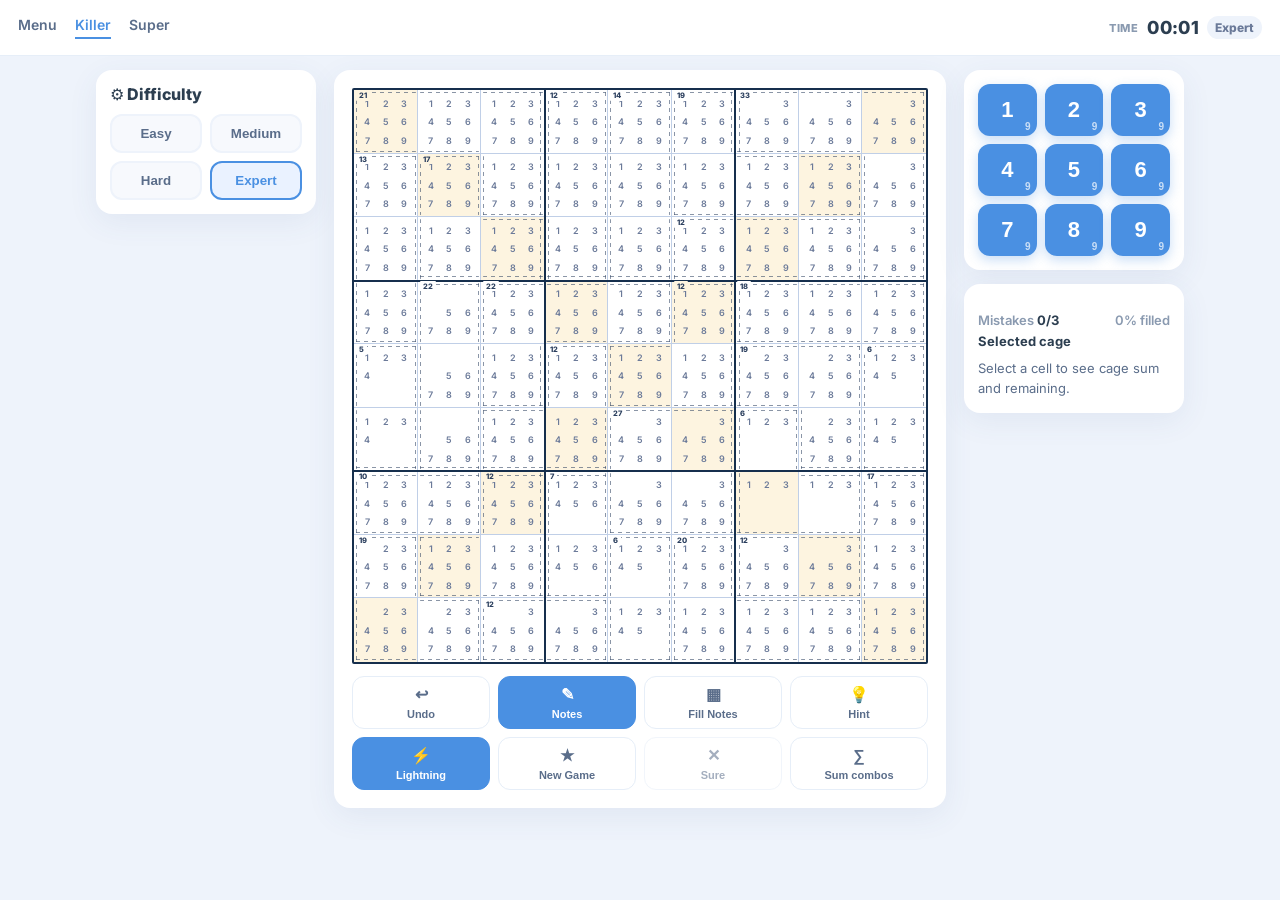
<file: killer-sudoku/killer-sudoku.html>
<!DOCTYPE html>
<html lang="en">
<head>
<meta charset="UTF-8">
<meta name="viewport" content="width=device-width, initial-scale=1.0, viewport-fit=cover">
<title>Killer Sudoku</title>
<link href="https://fonts.googleapis.com/css2?family=Nunito:wght@600;700;800&family=Inter:wght@500;600;700&display=swap" rel="stylesheet">
  <script type="module" crossorigin>(function(){let e=document.createElement(`link`).relList;if(e&&e.supports&&e.supports(`modulepreload`))return;for(let e of document.querySelectorAll(`link[rel="modulepreload"]`))n(e);new MutationObserver(e=>{for(let t of e)if(t.type===`childList`)for(let e of t.addedNodes)e.tagName===`LINK`&&e.rel===`modulepreload`&&n(e)}).observe(document,{childList:!0,subtree:!0});function t(e){let t={};return e.integrity&&(t.integrity=e.integrity),e.referrerPolicy&&(t.referrerPolicy=e.referrerPolicy),t.credentials=e.crossOrigin===`use-credentials`?`include`:e.crossOrigin===`anonymous`?`omit`:`same-origin`,t}function n(e){if(e.ep)return;e.ep=!0;let n=t(e);fetch(e.href,n)}})();var e={easy:{avg:3.8,max:5,min:1,label:`Easy`},medium:{avg:3,max:4,min:1,label:`Medium`},hard:{avg:2.4,max:4,min:1,label:`Hard`},expert:{avg:3,max:5,min:2,label:`Expert`}},t={2:{3:[[1,2]],4:[[1,3]],5:[[1,4],[2,3]],6:[[1,5],[2,4]],7:[[1,6],[2,5],[3,4]],8:[[1,7],[2,6],[3,5]],9:[[1,8],[2,7],[3,6],[4,5]],10:[[1,9],[2,8],[3,7],[4,6]],11:[[2,9],[3,8],[4,7],[5,6]],12:[[3,9],[4,8],[5,7]],13:[[4,9],[5,8],[6,7]],14:[[5,9],[6,8]],15:[[6,9],[7,8]],16:[[7,9]],17:[[8,9]]},3:{6:[[1,2,3]],7:[[1,2,4]],8:[[1,2,5],[1,3,4]],9:[[1,2,6],[1,3,5],[2,3,4]],10:[[1,2,7],[1,3,6],[1,4,5],[2,3,5]],11:[[1,2,8],[1,3,7],[1,4,6],[2,3,6],[2,4,5]],12:[[1,2,9],[1,3,8],[1,4,7],[1,5,6],[2,3,7],[2,4,6],[3,4,5]],13:[[1,3,9],[1,4,8],[1,5,7],[2,3,8],[2,4,7],[2,5,6],[3,4,6]],14:[[1,4,9],[1,5,8],[1,6,7],[2,3,9],[2,4,8],[2,5,7],[3,4,7],[3,5,6]],15:[[1,5,9],[1,6,8],[2,4,9],[2,5,8],[2,6,7],[3,4,8],[3,5,7],[4,5,6]],16:[[1,6,9],[1,7,8],[2,5,9],[2,6,8],[3,4,9],[3,5,8],[3,6,7],[4,5,7]],17:[[1,7,9],[2,6,9],[2,7,8],[3,5,9],[3,6,8],[4,5,8],[4,6,7]],18:[[1,8,9],[2,7,9],[3,6,9],[3,7,8],[4,5,9],[4,6,8],[5,6,7]],19:[[2,8,9],[3,7,9],[4,6,9],[4,7,8],[5,6,8]],20:[[3,8,9],[4,7,9],[5,6,9],[5,7,8]],21:[[4,8,9],[5,7,9],[6,7,8]],22:[[5,8,9],[6,7,9]],23:[[6,8,9]],24:[[7,8,9]]},4:{10:[[1,2,3,4]],11:[[1,2,3,5]],12:[[1,2,3,6],[1,2,4,5]],13:[[1,2,3,7],[1,2,4,6],[1,3,4,5]],14:[[1,2,3,8],[1,2,4,7],[1,2,5,6],[1,3,4,6],[2,3,4,5]],15:[[1,2,3,9],[1,2,4,8],[1,2,5,7],[1,3,4,7],[1,3,5,6],[2,3,4,6]],16:[[1,2,4,9],[1,2,5,8],[1,2,6,7],[1,3,4,8],[1,3,5,7],[1,4,5,6],[2,3,4,7],[2,3,5,6]],17:[[1,2,5,9],[1,2,6,8],[1,3,4,9],[1,3,5,8],[1,3,6,7],[1,4,5,7],[2,3,4,8],[2,3,5,7],[2,4,5,6]],18:[[1,2,6,9],[1,2,7,8],[1,3,5,9],[1,3,6,8],[1,4,5,8],[1,4,6,7],[2,3,4,9],[2,3,5,8],[2,3,6,7],[2,4,5,7],[3,4,5,6]],19:[[1,2,7,9],[1,3,6,9],[1,3,7,8],[1,4,5,9],[1,4,6,8],[1,5,6,7],[2,3,5,9],[2,3,6,8],[2,4,5,8],[2,4,6,7],[3,4,5,7]],20:[[1,2,8,9],[1,3,7,9],[1,4,6,9],[1,4,7,8],[1,5,6,8],[2,3,6,9],[2,3,7,8],[2,4,5,9],[2,4,6,8],[2,5,6,7],[3,4,5,8],[3,4,6,7]],21:[[1,3,8,9],[1,4,7,9],[1,5,6,9],[1,5,7,8],[2,3,7,9],[2,4,6,9],[2,4,7,8],[2,5,6,8],[3,4,5,9],[3,4,6,8],[3,5,6,7]],22:[[1,4,8,9],[1,5,7,9],[1,6,7,8],[2,3,8,9],[2,4,7,9],[2,5,6,9],[2,5,7,8],[3,4,6,9],[3,4,7,8],[3,5,6,8],[4,5,6,7]],23:[[1,5,8,9],[1,6,7,9],[2,4,8,9],[2,5,7,9],[2,6,7,8],[3,4,7,9],[3,5,6,9],[3,5,7,8],[4,5,6,8]],24:[[1,6,8,9],[2,5,8,9],[2,6,7,9],[3,4,8,9],[3,5,7,9],[3,6,7,8],[4,5,6,9],[4,5,7,8]],25:[[1,7,8,9],[2,6,8,9],[3,5,8,9],[3,6,7,9],[4,5,7,9],[4,6,7,8]],26:[[2,7,8,9],[3,6,8,9],[4,5,8,9],[4,6,7,9],[5,6,7,8]],27:[[3,7,8,9],[4,6,8,9],[5,6,7,9]],28:[[4,7,8,9],[5,6,8,9]],29:[[5,7,8,9]],30:[[6,7,8,9]]},5:{15:[[1,2,3,4,5]],16:[[1,2,3,4,6]],17:[[1,2,3,4,7],[1,2,3,5,6]],18:[[1,2,3,4,8],[1,2,3,5,7],[1,2,4,5,6]],19:[[1,2,3,4,9],[1,2,3,5,8],[1,2,3,6,7],[1,2,4,5,7],[1,3,4,5,6]],20:[[1,2,3,5,9],[1,2,3,6,8],[1,2,4,5,8],[1,2,4,6,7],[1,3,4,5,7],[2,3,4,5,6]],21:[[1,2,3,6,9],[1,2,3,7,8],[1,2,4,5,9],[1,2,4,6,8],[1,2,5,6,7],[1,3,4,5,8],[1,3,4,6,7],[2,3,4,5,7]],22:[[1,2,3,7,9],[1,2,4,6,9],[1,2,4,7,8],[1,2,5,6,8],[1,3,4,5,9],[1,3,4,6,8],[1,3,5,6,7],[2,3,4,5,8],[2,3,4,6,7]],23:[[1,2,3,8,9],[1,2,4,7,9],[1,2,5,6,9],[1,2,5,7,8],[1,3,4,6,9],[1,3,4,7,8],[1,3,5,6,8],[1,4,5,6,7],[2,3,4,5,9],[2,3,4,6,8],[2,3,5,6,7]],24:[[1,2,4,8,9],[1,2,5,7,9],[1,2,6,7,8],[1,3,4,7,9],[1,3,5,6,9],[1,3,5,7,8],[1,4,5,6,8],[2,3,4,6,9],[2,3,4,7,8],[2,3,5,6,8],[2,4,5,6,7]],25:[[1,2,5,8,9],[1,2,6,7,9],[1,3,4,8,9],[1,3,5,7,9],[1,3,6,7,8],[1,4,5,6,9],[1,4,5,7,8],[2,3,4,7,9],[2,3,5,6,9],[2,3,5,7,8],[2,4,5,6,8],[3,4,5,6,7]],26:[[1,2,6,8,9],[1,3,5,8,9],[1,3,6,7,9],[1,4,5,7,9],[1,4,6,7,8],[2,3,4,8,9],[2,3,5,7,9],[2,3,6,7,8],[2,4,5,6,9],[2,4,5,7,8],[3,4,5,6,8]],27:[[1,2,7,8,9],[1,3,6,8,9],[1,4,5,8,9],[1,4,6,7,9],[1,5,6,7,8],[2,3,5,8,9],[2,3,6,7,9],[2,4,5,7,9],[2,4,6,7,8],[3,4,5,6,9],[3,4,5,7,8]],28:[[1,3,7,8,9],[1,4,6,8,9],[1,5,6,7,9],[2,3,6,8,9],[2,4,5,8,9],[2,4,6,7,9],[2,5,6,7,8],[3,4,5,7,9],[3,4,6,7,8]],29:[[1,4,7,8,9],[1,5,6,8,9],[2,3,7,8,9],[2,4,6,8,9],[2,5,6,7,9],[3,4,5,8,9],[3,4,6,7,9],[3,5,6,7,8]],30:[[1,5,7,8,9],[2,4,7,8,9],[2,5,6,8,9],[3,4,6,8,9],[3,5,6,7,9],[4,5,6,7,8]],31:[[1,6,7,8,9],[2,5,7,8,9],[3,4,7,8,9],[3,5,6,8,9],[4,5,6,7,9]],32:[[2,6,7,8,9],[3,5,7,8,9],[4,5,6,8,9]],33:[[3,6,7,8,9],[4,5,7,8,9]],34:[[4,6,7,8,9]],35:[[5,6,7,8,9]]}},n={};for(let e of Object.keys(t))n[e]=new Set(Object.keys(t[e]).map(Number));n[1]=new Set([1,2,3,4,5,6,7,8,9]);var r=Math.random;function i(e){for(let t=e.length-1;t>0;t--){let n=Math.floor(r()*(t+1));[e[t],e[n]]=[e[n],e[t]]}return e}function a(){let e=Array(9).fill(0).map(()=>Array(9).fill(0));function t(t,n,r){for(let i=0;i<9;i++)if(e[t][i]===r||e[i][n]===r)return!1;if(t===n){for(let n=0;n<9;n++)if(n!==t&&e[n][n]===r)return!1}if(t+n===8)for(let i=0;i<9;i++){let a=i,o=8-i;if((a!==t||o!==n)&&e[a][o]===r)return!1}let i=Math.floor(t/3)*3,a=Math.floor(n/3)*3;for(let t=i;t<i+3;t++)for(let n=a;n<a+3;n++)if(e[t][n]===r)return!1;return!0}function n(r){if(r===81)return!0;let a=Math.floor(r/9),o=r%9;if(e[a][o]!==0)return n(r+1);let s=i([1,2,3,4,5,6,7,8,9].slice());for(let i of s)if(t(a,o,i)){if(e[a][o]=i,n(r+1))return!0;e[a][o]=0}return!1}return e[0][0]=1+Math.floor(r()*9),n(0),e}function o(e,t){let n=new Set;for(let[r,i]of t){let t=e[r][i];if(n.has(t))return!0;n.add(t)}return!1}function s(e,t){let r=n[e];return!r||r.has(t)}function c(e){let t=0,n=0;for(let n=1;n<=e;n++)t+=n;for(let t=0;t<e;t++)n+=9-t;return[t,n]}function l(e,t,n,r){let i=[[1,0],[-1,0],[0,1],[0,-1]],a=0;for(;a<e.length;){if(e[a].cells.length>=r){a++;continue}let[s,c]=e[a].cells[0],l=new Set;for(let[t,n]of i){let r=s+t,i=c+n;if(r<0||r>=9||i<0||i>=9)continue;let o=e.findIndex((e,t)=>t!==a&&e.cells.some(([e,t])=>e===r&&t===i));o!==-1&&l.add(o)}let u=-1,d=1/0;for(let r of l){let i=[...e[r].cells,...e[a].cells];if(o(t,i))continue;let s=i.length,c=s>n.max?100+s:s;c<d&&(d=c,u=r)}if(u===-1){for(let t of l){let r=e[t].cells.length+e[a].cells.length,i=r>n.max?100+r:r;i<d&&(d=i,u=t)}if(u===-1){a++;continue}}e[u].cells.push(...e[a].cells);let f=0;for(let[n,r]of e[u].cells)f+=t[n][r];e[u].sum=f,e.splice(a,1)}return e}function u(e,t){return e.every(e=>{if(o(t,e.cells)||!s(e.cells.length,e.sum))return!1;let[n,r]=c(e.cells.length);return e.sum>=n&&e.sum<=r})}function d(t,n){let a=e[n],o=Array(9).fill(0).map(()=>Array(9).fill(!1)),s=[],c=[[1,0],[-1,0],[0,1],[0,-1]],f=a.min,p=0,m=[];for(let e=0;e<9;e++)for(let t=0;t<9;t++)m.push([e,t]);i(m);for(let[e,l]of m){if(o[e][l])continue;let u,d=null,m=!1;if(n===`expert`){if(p===0)u=5;else{let e=r();u=e<.6?2:e<.89?3:e<.99?4:5}u===2&&(m=r()<.9,d=m?r()<.95:r()<.5)}else u=Math.max(f,Math.min(a.max,Math.round(a.avg+(r()*2-1)*1.2))),f===1&&r()<.08&&(u=1);let h=[[e,l]],g=new Set([t[e][l]]);o[e][l]=!0;let _=[[e,l]];for(;h.length<u;){let n=[];for(let[e,r]of _)for(let[i,a]of c){let s=e+i,c=r+a;s>=0&&s<9&&c>=0&&c<9&&!o[s][c]&&!g.has(t[s][c])&&n.push([s,c])}if(!n.length)break;i(n);let r=n[0];if(u===2&&h.length===1){let i=m?n.filter(([n,r])=>t[e][l]+t[n][r]<=6):n,a=i.length?i:n;if(d!==null){let n=t[e][l]%2,i=a.filter(([e,r])=>t[e][r]%2===n===d);r=(i.length?i:a)[0]}else r=a[0]}o[r[0]][r[1]]=!0,h.push(r),g.add(t[r[0]][r[1]]),_.push(r)}let v=0;for(let[e,n]of h)v+=t[e][n];s.push({id:String(p++),cells:h,sum:v})}if(f>1&&l(s,t,a,f),n===`expert`){let e=new Set(s.map(e=>e.cells.length));if(![2,3,4,5].every(t=>e.has(t)))return d(t,n)}return u(s,t)?s:d(t,n)}function f(e,t){if(!t||!e)return[];let n=[];for(let t=0;t<7;t++)for(let r=0;r<7;r++){if(t%3==0&&r%3==0)continue;let i=[];for(let n=t;n<t+3;n++)for(let t=r;t<r+3;t++)i.push(e[n][t]);new Set(i).size===9&&n.push([t,r])}let r=n.slice();i(r);let a=[];for(let e of r){if(a.length>=t)break;a.every(t=>Math.abs(t[0]-e[0])>=4||Math.abs(t[1]-e[1])>=4)&&a.push(e)}return a}function p(e){let t=[];for(let e=0;e<7;e++)for(let n=0;n<7;n++)(e%3!=0||n%3!=0)&&t.push([e,n]);for(let n=0;n<300;n++){i(t);let n=[];for(let r of t){if(n.length>=e)break;n.every(e=>Math.abs(e[0]-r[0])>=4||Math.abs(e[1]-r[1])>=4)&&n.push(r)}if(n.length>=e)return n}return null}function m(e,t){let n=Array(81).fill(-1);e.forEach((e,t)=>{for(let r=e[0];r<e[0]+3;r++)for(let i=e[1];i<e[1]+3;i++)n[r*9+i]=t});let r=Array(81).fill(0),i=Array(9).fill(0),a=Array(9).fill(0),o=Array(9).fill(0),s=0,c=0,l=Array(e.length).fill(0),u=0,d=e=>{let t=0;for(;e;)e&=e-1,t++;return t};function f(e,t){let r=(e/3|0)*3+(t/3|0),u=1022&~(i[e]|a[t]|o[r]);e===t&&(u&=~s),e+t===8&&(u&=~c);let d=n[e*9+t];return d>=0&&(u&=~l[d]),u}function p(e,t){let u=e/9|0,d=e%9,f=(u/3|0)*3+(d/3|0),p=1<<t;r[e]=t,i[u]|=p,a[d]|=p,o[f]|=p,u===d&&(s|=p),u+d===8&&(c|=p);let m=n[e];m>=0&&(l[m]|=p)}function m(e,t){let u=e/9|0,d=e%9,f=(u/3|0)*3+(d/3|0),p=1<<t;r[e]=0,i[u]&=~p,a[d]&=~p,o[f]&=~p,u===d&&(s&=~p),u+d===8&&(c&=~p);let m=n[e];m>=0&&(l[m]&=~p)}function h(){let e=-1,n=10,i=0;for(let t=0;t<81;t++){if(r[t])continue;let a=f(t/9|0,t%9),o=d(a);if(o===0)return!1;if(o<n&&(n=o,e=t,i=a,o===1))break}if(e===-1)return!0;if(++u>t)return`abort`;let a=i;for(;a;){let t=a&-a;a^=t;let n=Math.log2(t);p(e,n);let r=h();if(r!==!1)return r;m(e,n)}return!1}return h()===!0?r.slice():null}function h(n){let r=n.saveKey,i=n.sumsKey,o=n.regionCount||0,s=`expert`,c,l,u,h,g,_,v,y=null,b=!0,x=!0,S=!0,C=null,w=0,ee=0,T=0,E=null,D=!1,O=!1,k=[],A=[];function j(e){return document.getElementById(e)}function M(e){return document.querySelectorAll(e)}function N(){try{if(!c||!l||!g)return;localStorage.setItem(r,JSON.stringify({v:1,savedAt:Date.now(),difficulty:s,solution:c,cages:l,board:g,notes:_.map(e=>e.map(e=>[...e])),given:v,selected:y,isNoteMode:b,autoCheck:x,lightningMode:S,lightningDigit:C,mistakes:w,timerSec:T,gameOver:O,extraRegions:A}))}catch{}}function te(){try{let t=localStorage.getItem(r);if(!t)return null;let n=JSON.parse(t);return!n||n.v!==1||!Array.isArray(n.solution)||n.solution.length!==9||!Array.isArray(n.cages)||!n.cages.length||!Array.isArray(n.board)||n.board.length!==9||!Array.isArray(n.notes)||n.notes.length!==9||!e[n.difficulty]?null:(s=n.difficulty,c=n.solution,l=n.cages,g=n.board,_=n.notes.map(e=>e.map(e=>new Set(e))),v=n.given,y=n.selected,b=!!n.isNoteMode,x=n.autoCheck!==!1,S=n.lightningMode!==!1,C=n.lightningDigit,w=n.mistakes||0,T=n.timerSec||0,O=!!n.gameOver,k=[],A=Array.isArray(n.extraRegions)?n.extraRegions.filter(([e,t])=>{let n=[];for(let r=e;r<e+3;r++)for(let e=t;e<t+3;e++)n.push(c[r][e]);return new Set(n).size===9}):[],ie(),!0)}catch{return null}}function ne(){try{localStorage.removeItem(r)}catch{}}function re(){M(`.diff-btn`).forEach(e=>e.classList.toggle(`active`,e.dataset.diff===s)),j(`difficultyPill`).textContent=e[s].label,j(`mistakes`).textContent=`${w}/3`,oe(),V(),Q(),D=!1,window.APP_GAME_ID=++ee,j(`pauseOverlay`).style.display=`none`,le(),se(),H(),O&&w>=3?ae():O&&$(),L()}function ie(){u=Array(9).fill(0).map(()=>Array(9).fill(-1)),h={},l.forEach((e,t)=>{h[t]=e.sum,e.cells.forEach(([e,n])=>u[e][n]=t)})}function ae(){O=!0,clearInterval(E),D=!0;let e=j(`gameOverOverlay`);if(e){e.style.display=`grid`;let t=e.querySelector(`.game-over-title`);t&&(t.textContent=`Game Over`);let n=e.querySelector(`.game-over-mistakes`);n&&(n.textContent=w>=3?`You made 3 mistakes`:`You made ${w} mistake${w>1?`s`:``}`)}}function oe(){O=!1,D=!1;let e=j(`gameOverOverlay`);e&&(e.style.display=`none`);let t=j(`boardWrap`);t&&t.classList.remove(`solved`)}function P(t){if(t&&(s=t),M(`.diff-btn`).forEach(e=>e.classList.toggle(`active`,e.dataset.diff===s)),j(`difficultyPill`).textContent=e[s].label,c=a(),o>0){let e=!1;for(let t=0;t<5&&!e;t++){let t=p(o);if(!t)break;let n=m(t,2e5);if(n){c=[];for(let e=0;e<9;e++)c.push(n.slice(e*9,e*9+9));A=t,e=!0}}e||(c=a(),A=f(c,o))}l=d(c,s),ie(),g=Array(9).fill(0).map(()=>Array(9).fill(0)),_=Array(9).fill(0).map(()=>Array(9).fill(0).map(()=>new Set)),v=Array(9).fill(0).map(()=>Array(9).fill(!1)),y=null,w=0,b=!0,C=null,k=[],window.APP_GAME_ID=++ee,oe(),j(`mistakes`).textContent=`0/3`,V(),Q();for(let e=0;e<9;e++)for(let t=0;t<9;t++){if(g[e][t]!==0||v[e][t]){_[e][t].clear();continue}let n=ve(e,t);_[e][t]=new Set(n)}ce(),se(),H(),N()}function se(){clearInterval(E),E=setInterval(()=>{D||(T++,le())},1e3)}function ce(){T=0,D=!1,j(`pauseOverlay`).style.display=`none`;let e=j(`pauseBtn`);e&&(e.textContent=`⏸`),le()}function le(){let e=String(Math.floor(T/60)).padStart(2,`0`),t=String(T%60).padStart(2,`0`);j(`timer`).textContent=`${e}:${t}`}function ue(){if(O)return;D=!D,j(`pauseOverlay`).style.display=D?`grid`:`none`;let e=j(`pauseBtn`);e&&(e.textContent=D?`▶`:`⏸`)}function F(){k.push({board:g.map(e=>e.slice()),notes:_.map(e=>e.map(e=>new Set(e))),mistakes:w}),k.length>100&&k.shift()}function de(){if(!k.length)return;let e=k.pop();g=e.board,_=e.notes,w=e.mistakes,j(`mistakes`).textContent=`${w}/3`,O&&w<3&&(oe(),se()),H(),N()}function fe(){let e=Array(9).fill(0).map(()=>Array(9).fill(!1));for(let t=0;t<9;t++)for(let n=0;n<9;n++)if(g[t][n]){let r=g[t][n];for(let i=0;i<9;i++)i!==n&&g[t][i]===r&&(e[t][n]=e[t][i]=!0),i!==t&&g[i][n]===r&&(e[t][n]=e[i][n]=!0);let i=Math.floor(t/3)*3,a=Math.floor(n/3)*3;for(let o=i;o<i+3;o++)for(let i=a;i<a+3;i++)(o!==t||i!==n)&&g[o][i]===r&&(e[t][n]=!0,e[o][i]=!0);if(t===n)for(let i=0;i<9;i++)i!==t&&g[i][i]===r&&(e[t][n]=!0,e[i][i]=!0);if(t+n===8)for(let i=0;i<9;i++){let a=i,o=8-i;(a!==t||o!==n)&&g[a][o]===r&&(e[t][n]=!0,e[a][o]=!0)}}if(l.forEach(t=>{let n={},r=0,i=0;t.cells.forEach(([a,o])=>{let s=g[a][o];s&&(r+=s,i++,n[s]&&t.cells.forEach(([t,n])=>{g[t][n]===s&&(e[t][n]=!0)}),n[s]=!0)}),i===t.cells.length&&r!==t.sum&&t.cells.forEach(([t,n])=>e[t][n]=!0),i<t.cells.length&&r>=t.sum&&t.cells.forEach(([t,n])=>{g[t][n]&&(e[t][n]=!0)}),r>t.sum&&t.cells.forEach(([t,n])=>e[t][n]=!0)}),A&&A.length)for(let[t,n]of A){let r={};for(let e=t;e<=t+2;e++)for(let t=n;t<=n+2;t++){let n=g[e][t];n&&(r[n]=r[n]||[]).push([e,t])}for(let t in r)r[t].length>1&&r[t].forEach(([t,n])=>e[t][n]=!0)}if(c)for(let t=0;t<9;t++)for(let n=0;n<9;n++)g[t][n]&&c[t][n]&&g[t][n]!==c[t][n]&&(e[t][n]=!0);return e}function I(e,t){y=[e,t],H(),L()}function L(){let e=j(`cageDetail`);if(!y){e.textContent=`Select a cell to see cage sum and remaining.`;return}let[t,n]=y,r=u[t][n],i=l[r],a=0,o=0;i.cells.forEach(([e,t])=>{g[e][t]&&(a+=g[e][t],o++)});let s=i.sum-a,c=i.cells.length-o;e.innerHTML=`<b>Cage #${r+1}</b> — sum <b>${i.sum}</b> • ${i.cells.length} cells<br>
    Filled ${o}/${i.cells.length} • current ${a} • remaining <b>${s}</b> ${c?`• ${c} empty`:`• <span style="color:var(--success)">complete</span>`}<br>
    <span style="font-size:11px;color:var(--muted)">Cells: ${i.cells.map(([e,t])=>String.fromCharCode(65+t)+(e+1)).join(`, `)}</span>`}function R(e,t,n){if(A&&A.length)for(let r=0;r<A.length;r++){let i=A[r],a=i[0],o=i[1];if(e>=a&&e<=a+2&&t>=o&&t<=o+2)for(let r=a;r<=a+2;r++)for(let i=o;i<=o+2;i++)(r!==e||i!==t)&&_[r][i].delete(n)}}function pe(e,t,n){if(!A||!A.length)return!1;for(let r=0;r<A.length;r++){let i=A[r][0],a=A[r][1];if(e>=i&&e<=i+2&&t>=a&&t<=a+2){for(let r=i;r<=i+2;r++)for(let i=a;i<=a+2;i++)if(r!==e&&i!==t&&g[r][i]===n)return!0}}return!1}function z(e){if(O||!y)return;let[t,n]=y;if(!v[t][n]&&(b||g[t][n]===e||!pe(t,n,e))){if(F(),b){let r=_[t][n];r.has(e)?r.delete(e):r.add(e),g[t][n]&&(g[t][n]=0)}else{if(_[t][n].clear(),g[t][n]===e)g[t][n]=0;else{g[t][n]=e;for(let r=0;r<9;r++)r!==n&&_[t][r].delete(e),r!==t&&_[r][n].delete(e);let r=Math.floor(t/3)*3,i=Math.floor(n/3)*3;for(let a=r;a<r+3;a++)for(let r=i;r<i+3;r++)(a!==t||r!==n)&&_[a][r].delete(e);if(t===n)for(let n=0;n<9;n++)n!==t&&_[n][n].delete(e);if(t+n===8)for(let r=0;r<9;r++){let i=r,a=8-r;(i!==t||a!==n)&&_[i][a].delete(e)}R(t,n,e)}if(g[t][n]&&g[t][n]!==0&&c[t][n]!==g[t][n]&&x&&(w++,j(`mistakes`).textContent=`${w}/3`,w>=3)){H(),N(),ae();return}}H(),B()?(O=!0,be(),$(),N()):N()}}function me(){if(O||!y)return;let[e,t]=y;v[e][t]||(F(),g[e][t]=0,_[e][t].clear(),H(),N())}function he(){if(O)return;let e=[];for(let t=0;t<9;t++)for(let n=0;n<9;n++)g[t][n]===0&&e.push([t,n]);let t=e;if(t.length===0){let e=[];for(let t=0;t<9;t++)for(let n=0;n<9;n++)g[t][n]!==0&&g[t][n]!==c[t][n]&&e.push([t,n]);if(e.length===0)return;t=e}let[n,r]=t[Math.floor(Math.random()*t.length)];y=[n,r],F();let i=c[n][r];g[n][r]=i,_[n][r].clear();for(let e=0;e<9;e++)e!==r&&_[n][e].delete(i),e!==n&&_[e][r].delete(i);let a=Math.floor(n/3)*3,o=Math.floor(r/3)*3;for(let e=a;e<a+3;e++)for(let t=o;t<o+3;t++)(e!==n||t!==r)&&_[e][t].delete(i);if(n===r)for(let e=0;e<9;e++)e!==n&&_[e][e].delete(i);if(n+r===8)for(let e=0;e<9;e++){let t=e,a=8-e;(t!==n||a!==r)&&_[t][a].delete(i)}R(n,r,i),H(),B()?(O=!0,be(),$(),N()):N();let s=document.querySelector(`[data-r="${n}"][data-c="${r}"]`);s&&(s.classList.add(`hint`),setTimeout(()=>s.classList.remove(`hint`),600)),typeof L==`function`&&L()}function B(){for(let e=0;e<9;e++)for(let t=0;t<9;t++)if(g[e][t]!==c[e][t])return!1;for(let e=0;e<9;e++)for(let t=0;t<9;t++)if(g[e][t]===0)return!1;return clearInterval(E),ne(),!0}function ge(){let e=fe(),t=!1;for(let n=0;n<9;n++)for(let r=0;r<9;r++)e[n][r]&&(t=!0);if(!t&&g.flat().every(e=>e!==0)){if(B(),!B())alert(`No errors found, but puzzle not yet solved — keep going!`);else return}alert(t?`There are mistakes highlighted in red — check cage sums and duplicates.`:`No errors so far — keep going!`),H()}function _e(){if(confirm(`Solve the puzzle? This will fill all cells.`)){for(let e=0;e<9;e++)for(let t=0;t<9;t++)g[e][t]=c[e][t],_[e][t].clear();H(),clearInterval(E)}}function V(){j(`notesBtn`).classList.toggle(`active`,b)}function ve(e,t){if(g[e][t]!==0)return[];let n=u[e][t],r=l[n],i=new Set,a=new Set,o=new Set,s=new Set,c=new Set,d=new Set;for(let n=0;n<9;n++)g[e][n]&&i.add(g[e][n]),g[n][t]&&a.add(g[n][t]);if(e===t)for(let e=0;e<9;e++)g[e][e]&&c.add(g[e][e]);if(e+t===8)for(let e=0;e<9;e++){let t=g[e][8-e];t&&d.add(t)}let f=Math.floor(e/3)*3,p=Math.floor(t/3)*3;for(let e=f;e<f+3;e++)for(let t=p;t<p+3;t++)g[e][t]&&o.add(g[e][t]);let m=new Set;for(let n of A||[]){let r=n[0],i=n[1];if(e>=r&&e<=r+2&&t>=i&&t<=i+2)for(let n=r;n<=r+2;n++)for(let r=i;r<=i+2;r++)(n!==e||r!==t)&&g[n][r]&&m.add(g[n][r])}let h=0,_=0;for(let[e,t]of r.cells){let n=g[e][t];n&&(s.add(n),h+=n,_++)}let v=[],y=r.cells.length,b=r.sum,x=y-(_+1);for(let n=1;n<=9;n++){if(i.has(n)||a.has(n)||o.has(n)||s.has(n)||m.has(n)||e===t&&c.has(n)||e+t===8&&d.has(n))continue;let r=h+n;if(!(x<0)){if(x===0){if(r!==b)continue}else{if(r>=b)continue;let e=new Set(s);e.add(n);let t=[];for(let n=1;n<=9;n++)e.has(n)||t.push(n);if(t.length<x)continue;t.sort((e,t)=>e-t);let i=0,a=0;for(let e=0;e<x;e++)i+=t[e];for(let e=0;e<x;e++)a+=t[t.length-1-e];if(r+i>b||r+a<b)continue}v.push(n)}}return v}let ye=null;function be(){ye&&=(clearInterval(ye),null)}function xe(){if(O)return;let e=0;if(!g.some(e=>e.some(e=>e===0)))return;F();for(let t=0;t<9;t++)for(let n=0;n<9;n++){if(g[t][n]!==0){_[t][n].clear();continue}if(v[t][n]){_[t][n].clear();continue}let r=ve(t,n);_[t][n]=new Set(r),r.length&&e++}H(),N();let t=j(`fillNotesBtn`);if(t){let e=t.innerHTML;t.innerHTML=`<i>✓</i> Filled`,t.classList.add(`active`),setTimeout(()=>{t.innerHTML=e,t.classList.remove(`active`)},900)}}function H(){let e=j(`grid`);e.innerHTML=``;let t;if(x)t=fe();else if(t=Array(9).fill(0).map(()=>Array(9).fill(!1)),c)for(let e=0;e<9;e++)for(let n=0;n<9;n++)g[e][n]&&c[e][n]&&g[e][n]!==c[e][n]&&(t[e][n]=!0);let n=y?g[y[0]][y[1]]:null,r=S?C:n&&n!==0?n:null,i=new Map;l.forEach((e,t)=>{let n=9,r=9,a=null;e.cells.forEach(([e,t])=>{(e<n||e===n&&t<r)&&(n=e,r=t,a=[e,t])}),i.set(t,a)});for(let n=0;n<9;n++)for(let a=0;a<9;a++){let o=g[n][a],s=document.createElement(`div`);s.className=`cell`,(a===2||a===5)&&s.classList.add(`box-right`),(n===2||n===5)&&s.classList.add(`box-bottom`),s.dataset.r=n,s.dataset.c=a,!S&&y&&y[0]===n&&y[1]===a?s.classList.add(`selected`):r&&o===r&&o!==0&&s.classList.add(`same-value`),t[n][a]&&s.classList.add(`error`),(n===a||n+a===8)&&s.classList.add(`diag`),v[n][a]?s.classList.add(`given`):o&&s.classList.add(`user`),g[n][a]===0&&_[n][a].size===1&&s.classList.add(`sure-note`);let d=u[n][a],f=l[d],p=i.get(d);if(p&&p[0]===n&&p[1]===a){let e=document.createElement(`div`);e.className=`cage-sum`,e.textContent=f.sum,s.appendChild(e),s.classList.add(`cage-has-sum`)}if(o)s.appendChild(document.createTextNode(o));else if(_[n][a].size){let e=document.createElement(`div`);e.className=`notes`;for(let t=1;t<=9;t++){let i=document.createElement(`span`),o=_[n][a].has(t);i.textContent=o?t:``,r&&o&&t===r&&i.classList.add(`note-hl`),e.appendChild(i)}s.appendChild(e)}let m=n===0||u[n-1][a]!==d,h=n===8||u[n+1][a]!==d,ee=a===0||u[n][a-1]!==d,T=a===8||u[n][a+1]!==d,E=n===3||n===6,D=n===2||n===5,k=a===3||a===6,A=a===2||a===5;if(m){let e=document.createElement(`div`);e.className=`cage-dash top`+(E?` on-bold`:``),s.appendChild(e)}if(h){let e=document.createElement(`div`);e.className=`cage-dash bottom`+(D?` on-bold`:``),s.appendChild(e)}if(ee){let e=document.createElement(`div`);e.className=`cage-dash left`+(k?` on-bold`:``),s.appendChild(e)}if(T){let e=document.createElement(`div`);e.className=`cage-dash right`+(A?` on-bold`:``),s.appendChild(e)}s.addEventListener(`click`,()=>{if(!O){if(S&&C){if(v[n][a]){I(n,a);return}if(b&&g[n][a]!==0){I(n,a);return}if(!b&&g[n][a]!==C&&pe(n,a,C)){y=[n,a],H();return}if(F(),b){if(g[n][a]!==0){I(n,a);return}let e=_[n][a];e.has(C)?e.delete(C):e.add(C)}else if(g[n][a]===C)g[n][a]=0;else{_[n][a].clear(),g[n][a]=C;for(let e=0;e<9;e++)e!==a&&_[n][e].delete(C),e!==n&&_[e][a].delete(C);let e=Math.floor(n/3)*3,t=Math.floor(a/3)*3;for(let r=e;r<e+3;r++)for(let e=t;e<t+3;e++)(r!==n||e!==a)&&_[r][e].delete(C);if(n===a)for(let e=0;e<9;e++)e!==n&&_[e][e].delete(C);if(n+a===8)for(let e=0;e<9;e++){let t=e,r=8-e;(t!==n||r!==a)&&_[t][r].delete(C)}if(R(n,a,C),c[n][a]!==C&&x&&(w++,j(`mistakes`).textContent=`${w}/3`,w>=3)){H(),N(),ae();return}}y=[n,a],H(),B()||N(),L();return}I(n,a)}}),e.appendChild(s)}let a=g.flat().filter(e=>e!==0).length;j(`progress`).textContent=`${Math.round(a/81*100)}% filled`,Se(),Q(),U()}function Se(){let e=Array(10).fill(0);g.flat().forEach(t=>{t&&e[t]++}),M(`.num`).forEach(t=>{let n=parseInt(t.dataset.n),r=9-e[n];t.querySelector(`small`).textContent=r>0?`${r}`:`✓`,t.disabled=!1,r===0?t.style.opacity=`.55`:t.style.opacity=`1`})}let Ce=j(`numpad`);for(let e=1;e<=9;e++){let t=document.createElement(`button`);t.className=`num`,t.dataset.n=e,t.innerHTML=`${e}<small></small>`,t.addEventListener(`click`,()=>{S&&je(e)||z(e)}),Ce.appendChild(t)}j(`newGameBtn`).addEventListener(`click`,()=>{confirm(`Start a new game? Your current progress will be lost.`)&&P()}),j(`restartBtn`)?.addEventListener(`click`,()=>{confirm(`Restart this puzzle?`)&&(g=Array(9).fill(0).map(()=>Array(9).fill(0)),_=Array(9).fill(0).map(()=>Array(9).fill(0).map(()=>new Set)),w=0,j(`mistakes`).textContent=`0/3`,k=[],y=null,H())}),j(`checkBtn`)?.addEventListener(`click`,ge),j(`solveBtn`)?.addEventListener(`click`,_e),j(`fillNotesBtn`).addEventListener(`click`,()=>{xe(),U()}),j(`undoBtn`).addEventListener(`click`,de),j(`notesBtn`).addEventListener(`click`,()=>{b=!b,V(),S&&C&&H(),Q(),N()}),j(`hintBtn`).addEventListener(`click`,he),j(`pauseBtn`)?.addEventListener(`click`,ue),j(`sureBtn`).addEventListener(`click`,()=>{if(!O){if(!Ee()){let e=we();if(!e)return;F(),z(e[0],e[1],e[2])}H(),U(),L(),N(),B()&&(O=!0,be(),$(),N())}});function we(){let e=null;for(let t=0;t<9;t++)for(let n=0;n<9;n++){if(g[t][n]!==0)continue;let r=ve(t,n);if(r.length===1&&(e===null||r[0]<e[2])&&(e=[t,n,r[0]]),_[t][n].size===1){let r=[..._[t][n]][0];(e===null||r<e[2])&&(e=[t,n,r])}}return e}function Te(){let e=!1;for(let t=0;t<9;t++)for(let n=0;n<9;n++){if(g[t][n]!==0)continue;let r=document.querySelector(`[data-r="${t}"][data-c="${n}"] .notes`);if(!r)continue;let i=r.querySelectorAll(`span`),a=[],o=0;for(let e=1;e<=9;e++)if(o<i.length){let r=i[o],s=_[t][n].has(e);r.textContent=s?e:``,r.classList.remove(`single-note`),s&&a.push(r),o++}for(;o<i.length;)i[o].textContent=``,i[o].classList.remove(`single-note`),o++;a.length===1&&(e=!0,a[0].classList.add(`single-note`))}return e}function Ee(){if(O)return 0;let e=[];for(let t=0;t<9;t++)for(let n=0;n<9;n++){if(g[t][n]!==0)continue;let r=document.querySelector(`[data-r="${t}"][data-c="${n}"] .notes`);if(!r)continue;let i=r.querySelectorAll(`span`);for(let r of i)if(r.textContent&&r.classList.contains(`single-note`)){let i=parseInt(r.textContent,10);i>=1&&i<=9&&e.push([t,n,i]);break}}if(e.length===0)return 0;F();for(let[t,n,r]of e){g[t][n]=r,_[t][n].clear();for(let e=0;e<9;e++)e!==n&&_[t][e].delete(r),e!==t&&_[e][n].delete(r);let e=Math.floor(t/3)*3,i=Math.floor(n/3)*3;for(let a=e;a<e+3;a++)for(let e=i;e<i+3;e++)(a!==t||e!==n)&&_[a][e].delete(r);if(t===n)for(let e=0;e<9;e++)e!==t&&_[e][e].delete(r);if(t+n===8)for(let e=0;e<9;e++){let i=e,a=8-e;(i!==t||a!==n)&&_[i][a].delete(r)}R(t,n,r)}return e.length}function U(){let e=j(`sureBtn`);if(O){e.disabled=!0,e.innerHTML=`<i>✕</i> Sure`,e.classList.remove(`ready`);return}let t=Te();e.disabled=!t,t?(e.innerHTML=`<i>✓</i> Sure`,e.classList.add(`ready`),e.title=`Fill all highlighted single-note cells`):(e.innerHTML=`<i>✕</i> Sure`,e.classList.remove(`ready`),e.title=`No highlighted single-note cell`)}M(`.diff-btn`).forEach(t=>t.addEventListener(`click`,()=>{let n=t.dataset.diff;n!==s&&((g&&g.flat().some(e=>e!==0)||w>0)&&!confirm(`Switch to ${e[n].label}? Your current progress will be lost.`)||P(n))})),j(`autoCheckSwitch`)?.addEventListener(`click`,function(){x=!x,this.classList.toggle(`active`,x),H()}),j(`lightningSwitch`).addEventListener(`click`,function(){S=!S,S||(C=null),this.classList.toggle(`active`,S),Q(),H(),N()});let De=t,W=`3`,G=null,K=new Set,q=new Set,J=`include`;function Oe(){try{let e=localStorage.getItem(i);if(!e)return;let t=JSON.parse(e);t&&[`2`,`3`,`4`,`5`].includes(String(t.size))&&(W=String(t.size)),t&&Number.isInteger(t.sum)&&(G=t.sum),t&&Array.isArray(t.included)&&(K=new Set(t.included.filter(e=>e>=1&&e<=9))),t&&Array.isArray(t.excluded)&&(q=new Set(t.excluded.filter(e=>e>=1&&e<=9))),t&&(t.tapMode===`include`||t.tapMode===`exclude`)&&(J=t.tapMode)}catch{}}function Y(){try{localStorage.setItem(i,JSON.stringify({size:W,sum:G,included:[...K],excluded:[...q],tapMode:J}))}catch{}}function X(){let e=j(`sumsSize`),t=j(`sumsSum`),n=j(`sumsList`),r=j(`sumsCount`);if(!De){n.innerHTML=``,r.textContent=`Combo data unavailable.`,t.innerHTML=``;return}let i=parseInt(e.value,10);W=e.value;let a=Object.keys(De[i]||{}).map(Number).sort((e,t)=>e-t),o=t.value||(G==null?``:String(G));t.innerHTML=a.map(e=>`<option value="${e}">${e}</option>`).join(``),a.includes(parseInt(o,10))&&(t.value=o);let s=parseInt(t.value,10);G=s,Y();let c=(De[i]||{})[s]||[],l=[...K].sort((e,t)=>e-t),u=[...q].sort((e,t)=>e-t),d=c;l.length&&(d=d.filter(e=>l.every(t=>e.includes(t)))),u.length&&(d=d.filter(e=>!e.some(e=>q.has(e))));let f=[];l.length&&f.push(`with ${l.join(`, `)}`),u.length&&f.push(`excluding ${u.join(`, `)}`),r.innerHTML=`<b>${d.length}</b> combo${d.length===1?``:`s`} for <b>${i} cells</b> → sum <b>${s}</b>${f.length?` <span class="sums-filter-note">(${f.join(` • `)})</span>`:``}`;let p=[...new Set(c.flat())].sort((e,t)=>e-t),m=j(`sumsDigits`),h=p.map(e=>{let t=d.length?Math.round(d.filter(t=>t.includes(e)).length/d.length*100):0,n=t===100?` pct100`:t===0?` pct0`:``,r=t===0?` zero`:``,i=q.has(e)?`excluded`:K.has(e)?`included`:t===0?`excluded`:t===100?`included`:`neutral`,a=i===`included`?`<span class="digit-check">✓</span>`:i===`excluded`?`<span class="digit-x">✕</span>`:``,o=i===`included`?`Required`:i===`excluded`?`Excluded`:`Tap to ${J}`;return`<button class="digit-chip${r}" data-digit="${e}" data-state="${i}" aria-pressed="${i!==`neutral`}" title="${o} ${e} — in ${t}% of combos">${e}${a}<small class="${n.trim()}">${t}%</small></button>`}).join(``);m.innerHTML=`<div class="digits-head"><span class="digits-title">Digits that can appear (${p.length} unique)</span><span class="digits-actions"><button class="tap-switch${J===`include`?` on`:``}" id="sumsTapSwitch" role="switch" aria-checked="${J===`include`}" aria-label="Tap action: ${J}"><span class="tap-knob"></span><span class="tap-word tap-on">include</span><span class="tap-word tap-off">exclude</span></button><button class="digits-reset" id="sumsDigitsReset" title="Clear all required and banned digits">↺</button></span></div><div class="digits-chips">${h}</div>`,j(`sumsTapSwitch`).addEventListener(`click`,()=>{J=J===`include`?`exclude`:`include`,Y(),X()}),j(`sumsDigitsReset`).addEventListener(`click`,()=>{K=new Set,q=new Set,Y(),X()}),m.querySelectorAll(`.digit-chip`).forEach(e=>e.addEventListener(`click`,()=>{let t=parseInt(e.dataset.digit,10);J===`include`?K.has(t)?K.delete(t):(K.add(t),q.delete(t)):q.has(t)?q.delete(t):(q.add(t),K.delete(t)),Y(),X()})),n.innerHTML=d.map(e=>`<div class="sums-row"><span class="combo">${e.join(` + `)} = ${s}</span><span class="badge">${i} cells</span></div>`).join(``)}function ke(){let e=j(`sumsOverlay`),t=e.hidden;e.hidden=!1,t&&!j(`sumsSum`).options.length&&(Oe(),j(`sumsSize`).value=W,X()),j(`sumsClose`).focus(),document.addEventListener(`keydown`,Ae)}function Z(){j(`sumsOverlay`).hidden=!0,document.removeEventListener(`keydown`,Ae),j(`sumsBtn`).focus()}function Ae(e){e.key===`Escape`&&(Z(),e.stopPropagation())}document.addEventListener(`keydown`,e=>{if(O&&(e.key===`z`||e.key===`Z`)&&(e.ctrlKey||e.metaKey)){de(),e.preventDefault();return}if(!O){if(e.key===`n`||e.key===`N`){b=!b,V(),e.preventDefault();return}if(S&&e.key>=`1`&&e.key<=`9`){let t=parseInt(e.key,10);if(e.target&&e.target.closest&&e.target.closest(`input,textarea`))return;if(!y){je(t),e.preventDefault();return}}if(!y&&[`ArrowUp`,`ArrowDown`,`ArrowLeft`,`ArrowRight`].includes(e.key)&&(y=[4,4],H()),y){let[t,n]=y;if(e.key===`ArrowUp`)t=Math.max(0,t-1);else if(e.key===`ArrowDown`)t=Math.min(8,t+1);else if(e.key===`ArrowLeft`)n=Math.max(0,n-1);else if(e.key===`ArrowRight`)n=Math.min(8,n+1);else if(e.key>=`1`&&e.key<=`9`){z(parseInt(e.key));return}else if(e.key===`Backspace`||e.key===`Delete`||e.key===`0`){me();return}else return;y=[t,n],H(),L(),e.preventDefault()}}});function je(e){return S?(C=C===e?null:e,Q(),H(),U(),N(),!0):!1}function Q(){let e=j(`lightningSwitch`);e&&e.classList.toggle(`active`,S),M(`.num`).forEach(e=>{let t=parseInt(e.dataset.n,10);e.classList.toggle(`lightning-active`,!!S&&C===t)})}function $(){let e=j(`gameOverOverlay`);if(e){e.style.display=`grid`;let t=e.querySelector(`.game-over-title`);t&&(t.textContent=`🎉 Solved!`);let n=e.querySelector(`.game-over-mistakes`);n&&(n.textContent=`You made ${w} mistake${w>1?`s`:``}`)}}function Me(){window.addEventListener(`pagehide`,N),setInterval(N,15e3),j(`sumsBtn`).addEventListener(`click`,ke),j(`sumsClose`).addEventListener(`click`,Z),j(`sumsOverlay`).addEventListener(`click`,e=>{e.target.id===`sumsOverlay`&&Z()}),j(`sumsSize`).addEventListener(`change`,X),j(`sumsSum`).addEventListener(`change`,X),document.readyState===`loading`?document.addEventListener(`DOMContentLoaded`,Ne):Ne()}function Ne(){te()?re():P(`expert`)}return{init:Me,newGame:P,setValue:z,erase:me,hint:he,undo:de,checkWin:B,doCheck:ge,solvePuzzle:_e,togglePause:ue,updateNotesBtn:V,fillNotes:xe,fillAllSingleNotes:Ee,getErrors:fe,selectCell:I,updateCageInfo:L,render:H,saveGame:N,loadGame:te,clearSave:ne,openSumsModal:ke,closeSumsModal:Z,setExtraRegions:e=>{A=Array.isArray(e)?e:[]},getState:()=>({board:g,notes:_,solution:c,cages:l,selected:y,gameOver:O,mistakes:w,difficulty:s,lightningMode:S,lightningDigit:C,isNoteMode:b,autoCheck:x,history:k,timerSec:T,paused:D,extraRegions:A})}}var g=h({saveKey:`killer-sudoku-save-v1`,sumsKey:`killer-sudoku-sums-v1`});g.init(),window.KILLER_GAME=g,window.newGame=g.newGame,window.undo=g.undo,window.togglePause=g.togglePause;</script>
  <style rel="stylesheet" crossorigin>*{box-sizing:border-box;margin:0;padding:0}:root{--blue:#4a90e2;--blue-dark:#3a7bd5;--orange:#ff8a1e;--bg:#eef3fb;--card:#fff;--text:#2c3e50;--muted:#8a9ab0;--grid:#cbd8ec;--grid-inner:#c0cfe7;--grid-bold:#162f4d;--outer:#162f4d;--cage:#2b3f5e;--danger:#ff5a5a;--success:#3ec48a}body{background:var(--bg);color:var(--text);flex-direction:column;min-height:100vh;font-family:Inter,system-ui,sans-serif;display:flex}a{color:inherit;text-decoration:none}.topbar{z-index:10;background:#fff;border-bottom:1px solid #e6eef8;justify-content:space-between;align-items:center;height:56px;padding:0 18px;display:flex;position:sticky;top:0}.header-timer{flex-shrink:0;align-items:center;gap:8px;display:flex}.header-timer-label{color:var(--muted);letter-spacing:.08em;font-size:11px;font-weight:800}.header-timer .timer{font-size:18px}.header-timer .pill{font-size:12px}.brand{letter-spacing:-.02em;align-items:center;gap:10px;font-size:22px;font-weight:800;display:flex}.brand b{color:var(--blue)}.brand em{color:#ff8a1e;font-style:normal}.nav{color:#5a6d8a;gap:18px;font-size:14px;font-weight:600;display:flex}.nav a.active{color:var(--blue);border-bottom:2px solid var(--blue);padding-bottom:4px}.top-actions{align-items:center;gap:10px;display:flex}.btn{cursor:pointer;border:0;border-radius:10px;align-items:center;gap:8px;padding:9px 16px;font-weight:700;transition:all .15s;display:inline-flex}.btn-primary{background:var(--orange);color:#fff;box-shadow:0 4px 12px #ff8a1e59}.btn-primary:hover{filter:brightness(1.05);transform:translateY(-1px)}.btn-ghost{color:#5a6d8a;background:#eef3fb}.btn-ghost:hover{background:#e3ecfa}.icon-btn{cursor:pointer;background:#fff;border:1px solid #e6eef8;border-radius:12px;place-items:center;width:44px;height:44px;font-size:18px;display:grid}.icon-btn.active{background:var(--blue);color:#fff;border-color:var(--blue)}.wrap{grid-template-columns:220px 1fr 220px;align-items:start;gap:18px;width:100%;max-width:1120px;margin:14px auto;padding:0 16px;display:grid}.card{background:var(--card);border-radius:16px;padding:14px;box-shadow:0 8px 30px #3c5a8c14}.left-stack,.right-stack{flex-direction:column;gap:14px;display:flex}.timer-card{justify-content:space-between;align-items:center;padding:14px 16px;display:flex}.timer{letter-spacing:.02em;font-size:22px;font-weight:800}.pill{color:#6b7a99;background:#eef3fb;border-radius:999px;padding:4px 8px;font-size:12px;font-weight:800}.difficulty{grid-template-columns:1fr 1fr;gap:8px;display:grid}.diff-btn{cursor:pointer;color:#5a6d8a;background:#f7f9fd;border:2px solid #eef3fb;border-radius:12px;padding:10px;font-weight:800}.diff-btn.active{border-color:var(--blue);color:var(--blue);background:#eaf2ff}.stats{color:var(--muted);justify-content:space-between;font-size:13px;font-weight:600;display:flex}.stats b{color:var(--text)}.sums-overlay{z-index:50;background:#162f4d8c;place-items:center;padding:16px;display:grid;position:fixed;inset:0}.sums-overlay[hidden]{display:none}.sums-modal{background:#fff;border-radius:16px;flex-direction:column;width:min(420px,100%);max-height:min(70vh,560px);padding:16px;display:flex;box-shadow:0 16px 48px #162f4d4d}.sums-head{justify-content:space-between;align-items:center;margin-bottom:12px;display:flex}.sums-head h3{font-size:17px;font-weight:800}.sums-close{cursor:pointer;color:#5a6d8a;background:#f7f9fd;border:1px solid #e6eef8;border-radius:10px;width:36px;height:36px;font-size:14px}.sums-close:hover{border-color:var(--blue);color:var(--blue)}.sums-close:focus-visible{outline:3px solid var(--blue);outline-offset:2px}.sums-filters{grid-template-columns:1fr 1fr;gap:10px;margin-bottom:10px;display:grid}.sums-filters label{color:var(--muted);flex-direction:column;gap:6px;font-size:12px;font-weight:800;display:flex}.sums-filters select{color:var(--text);cursor:pointer;background:#f7f9fd;border:2px solid #eef3fb;border-radius:10px;padding:10px;font-family:inherit;font-size:14px;font-weight:800}.sums-filters select:focus-visible{outline:3px solid var(--blue);outline-offset:2px}.sums-count{color:var(--muted);margin-bottom:10px;font-size:13px;font-weight:600}.sums-count b{color:var(--text)}.sums-filter-note{color:var(--orange);font-size:11px;font-weight:800}.sums-digits{background:#eaf2ff;border-radius:10px;margin-bottom:10px;padding:10px 12px}.digits-title{color:#3a7bd5;font-size:12px;font-weight:800}.digits-head{justify-content:space-between;align-items:center;gap:10px;margin-bottom:8px;display:flex}.digits-actions{flex-shrink:0;align-items:center;gap:8px;display:flex}.digits-reset{color:#5a6d8a;cursor:pointer;touch-action:manipulation;background:#f7f9fd;border:2px solid #eef3fb;border-radius:50%;place-items:center;width:32px;height:32px;font-family:inherit;font-size:16px;font-weight:800;line-height:1;display:grid}.digits-reset:hover{border-color:var(--blue);color:var(--blue)}.digits-reset:focus-visible{outline:3px solid var(--blue);outline-offset:2px}.digits-hint{color:#5a6d8a;margin:0 0 8px;font-size:11px;font-weight:600}.tap-mode{align-items:center;gap:10px;margin-bottom:8px;display:flex}.tap-switch{background:var(--danger);cursor:pointer;touch-action:manipulation;border:0;border-radius:999px;flex-shrink:0;width:104px;height:32px;font-family:inherit;transition:background .2s;position:relative}.tap-switch.on{background:var(--success)}.tap-switch:focus-visible{outline:3px solid var(--blue);outline-offset:2px}.tap-switch .tap-knob{background:#fff;border-radius:50%;width:26px;height:26px;transition:left .2s;position:absolute;top:3px;left:3px;box-shadow:0 2px 5px #00000040}.tap-switch.on .tap-knob{left:75px}.tap-switch .tap-word{color:#fff;pointer-events:none;font-size:11px;font-weight:800;line-height:1;position:absolute;top:50%;transform:translateY(-50%)}.tap-switch .tap-on{display:none;left:10px}.tap-switch.on .tap-on{display:block}.tap-switch .tap-off{right:10px}.tap-switch.on .tap-off,.tap-mode{display:none}.digits-chips{flex-wrap:wrap;gap:6px;padding-bottom:9px;display:flex}.digit-chip{background:var(--blue);color:#fff;cursor:pointer;touch-action:manipulation;border:0;border-radius:8px;place-items:center;min-width:28px;height:28px;padding:0 8px;font-family:inherit;font-size:14px;font-weight:800;line-height:1;transition:opacity .15s,background .15s;display:inline-grid;position:relative}.digit-chip small{color:#3a7bd5;white-space:nowrap;background:#fff;border-radius:999px;padding:0 4px;font-size:8px;font-weight:800;line-height:1.5;position:absolute;bottom:-7px;left:50%;transform:translate(-50%);box-shadow:0 1px 3px #3c5a8c33}.digit-chip small.pct100{color:var(--success)}.digit-chip small.pct0{color:var(--danger)}.digit-chip.off small{text-decoration:line-through}.digit-chip[data-state=excluded]{color:#f7f9fd;opacity:.75;background:#c4d2e6}.digit-chip[data-state=excluded] .digit-x{background:var(--danger);color:#fff;border-radius:50%;place-items:center;width:16px;height:16px;font-size:10px;font-weight:800;line-height:1;display:grid;position:absolute;top:-6px;right:-6px}.digit-chip[data-state=included]{background:var(--success);color:#fff}.digit-chip[data-state=included] .digit-check{background:var(--success);color:#fff;border:2px solid #fff;border-radius:50%;place-items:center;width:16px;height:16px;font-size:9px;font-weight:800;line-height:1;display:grid;position:absolute;top:-6px;right:-6px}.digit-chip[data-state=excluded],.digit-chip[data-state=included]{text-decoration:none}.digit-chip:hover{filter:brightness(1.08)}.digit-chip:focus-visible{outline:3px solid var(--blue-dark);outline-offset:2px}.digit-chip[data-state=neutral] small{text-decoration:none}.digit-chip[data-state=excluded] small{text-decoration:line-through}.digit-chip.zero{color:#f7f9fd;opacity:.75;background:#c4d2e6}.digit-chip.zero small{text-decoration:line-through}.sums-list{flex-direction:column;gap:8px;min-height:0;display:flex;overflow-y:auto}.sums-row{font-variant-numeric:tabular-nums;letter-spacing:.02em;background:#f7f9fd;border-radius:10px;align-items:center;gap:8px;padding:9px 12px;font-weight:800;display:flex}.sums-row .combo{flex:1}.sums-row .badge{color:#6b7a99;background:#eef3fb;border-radius:999px;padding:2px 8px;font-size:11px;font-weight:800}.board-card{padding:18px}.board-wrap{aspect-ratio:1;border:2.8px solid var(--outer);-webkit-user-select:none;user-select:none;background:#fff;border-radius:2px;position:relative;overflow:hidden}.grid{background:#fff;grid-template-rows:repeat(9,1fr);grid-template-columns:repeat(9,1fr);width:100%;height:100%;display:grid;position:relative}.cell{cursor:pointer;background:#fff;justify-content:center;align-items:center;font-size:22px;font-weight:800;display:flex;position:relative;overflow:visible}.cell:before{content:"";border-right:1px solid var(--grid-inner);border-bottom:1px solid var(--grid-inner);pointer-events:none;z-index:0;position:absolute;inset:0}.cell:nth-child(9n):before{border-right:0}.cell:nth-child(n+73):before{border-bottom:0}.cell.box-right:before{border-right:0!important}.cell.box-bottom:before{border-bottom:0!important}.cell.selected,.cell.same-value{background:#b9d0ff!important}.cell.diag{background:#fdf4e0}.cell.error{color:var(--danger)!important;background:#ffe6e6!important}.cell.error.given,.cell.error.user{color:var(--danger)!important}.cell.given,.cell.user{color:#111}.cell.hint{animation:.35s pop}@keyframes pop{0%{transform:scale(.8)}to{transform:scale(1)}}.grid:after{content:"";pointer-events:none;z-index:4;background:linear-gradient(to right, var(--grid-bold) 2.2px, transparent 2.2px) 33.333% 0 / 2.2px 100% no-repeat, linear-gradient(to right, var(--grid-bold) 2.2px, transparent 2.2px) 66.666% 0 / 2.2px 100% no-repeat, linear-gradient(to bottom, var(--grid-bold) 2.2px, transparent 2.2px) 0 33.333% / 100% 2.2px no-repeat, linear-gradient(to bottom, var(--grid-bold) 2.2px, transparent 2.2px) 0 66.666% / 100% 2.2px no-repeat;position:absolute;inset:0}.cage-sum{color:var(--cage);letter-spacing:0;pointer-events:none;z-index:5;background:#fff;border-radius:1px;padding:1.5px 3px 1px;font-size:7.5px;font-weight:800;line-height:1;position:absolute;top:.6px;left:2px}.cage-dash{isolation:isolate}.cell.selected .cage-sum,.cell.same-value .cage-sum{background:#b9d0ff}.cell.diag .cage-sum{background:#fdf4e0}.cell.error .cage-sum{background:#ffe6e6}.cage-border{pointer-events:none;z-index:1;position:absolute;inset:0}.cage-dash{pointer-events:none;opacity:.55;border-radius:1px;position:absolute}.cage-dash.top{background:repeating-linear-gradient(to right,var(--cage) 0 4px, transparent 4px 8px);height:1px;top:2px;left:2px;right:2px}.cage-dash.bottom{background:repeating-linear-gradient(to right,var(--cage) 0 4px, transparent 4px 8px);height:1px;bottom:2px;left:2px;right:2px}.cage-dash.left{background:repeating-linear-gradient(to bottom,var(--cage) 0 4px, transparent 4px 8px);width:1px;top:2px;bottom:2px;left:2px}.cage-dash.right{background:repeating-linear-gradient(to bottom,var(--cage) 0 4px, transparent 4px 8px);width:1px;top:2px;bottom:2px;right:2px}.cage-dash.on-bold.top{top:3.2px}.cage-dash.on-bold.bottom{bottom:3.2px}.cage-dash.on-bold.left{left:3.2px}.cage-dash.on-bold.right{right:3.2px}.notes{color:#6b7a99;grid-template-rows:repeat(3,1fr);grid-template-columns:repeat(3,1fr);place-items:center;gap:0;font-size:9px;font-weight:600;line-height:1;display:grid;position:absolute;inset:4px}.notes span{text-align:center;border-radius:2px;justify-content:center;align-items:center;width:100%;height:100%;padding:0;line-height:1;transition:all .12s;display:flex}.notes span.note-hl{background:var(--blue);color:#fff;border-radius:2px;flex:0 0 12px;justify-content:center;place-self:center;align-items:center;width:12px;min-width:12px;max-width:12px;height:12px;min-height:12px;max-height:12px;padding:0;font-size:9px;font-weight:700;line-height:1;display:flex;box-shadow:0 1px 3px #4a90e259}.notes span.single-note{color:#fff;background:#3ec48a;border-radius:2px;flex:0 0 12px;justify-content:center;place-self:center;align-items:center;width:12px;min-width:12px;max-width:12px;height:12px;min-height:12px;max-height:12px;padding:0;font-size:9px;font-weight:700;line-height:1;display:flex;box-shadow:0 1px 3px #28823c59}.pause-overlay{z-index:5;-webkit-backdrop-filter:blur(4px);backdrop-filter:blur(4px);background:#ffffffeb;place-items:center;display:grid;position:absolute;inset:0}.pause-overlay h3{font-size:28px;font-weight:800}.controls-row{grid-template-columns:repeat(4,1fr);justify-content:center;gap:8px;margin-top:12px;display:grid}.ctrl{cursor:pointer;color:#5a6d8a;touch-action:manipulation;background:#fff;border:1px solid #e6eef8;border-radius:12px;flex-direction:column;justify-content:center;align-items:center;gap:4px;min-width:0;min-height:48px;padding:8px 4px;font-size:11px;font-weight:700;transition:border-color .15s,color .15s,transform .15s;display:flex}.ctrl:hover{border-color:var(--blue);color:var(--blue)}.ctrl.active{background:var(--blue);color:#fff;border-color:var(--blue)}.ctrl.ready{background:var(--success);color:#fff;border-color:var(--success)}.ctrl:disabled{opacity:.55;cursor:not-allowed}.ctrl:focus-visible,.diff-btn:focus-visible,.num:focus-visible,.icon-btn:focus-visible,.btn:focus-visible{outline:3px solid var(--blue);outline-offset:2px}.ctrl:active,.num:active,.diff-btn:active{transform:scale(.97)}.ctrl i{font-size:16px;font-style:normal}.numpad{grid-template-columns:repeat(3,1fr);gap:8px;display:grid}.num{background:var(--blue);color:#fff;cursor:pointer;touch-action:manipulation;border:0;border-radius:12px;height:52px;min-height:48px;font-size:22px;font-weight:800;transition:transform .15s,filter .15s;position:relative;box-shadow:0 4px 12px #4a90e24d}.num.lightning-active{outline:2px solid #ff8a1e;transform:translateY(-1px);box-shadow:0 6px 14px #162f4d8c;background:#162f4d!important}.num:hover{filter:brightness(1.05);transform:translateY(-1px)}.num small{opacity:.7;font-size:10px;position:absolute;bottom:4px;right:6px}.num:disabled{opacity:.35;cursor:not-allowed;transform:none}.action-grid{grid-template-columns:1fr 1fr;gap:8px;display:grid}.action-btn{cursor:pointer;background:#fff;border:1px solid #e6eef8;border-radius:12px;padding:12px;font-weight:800}.action-btn.primary{background:var(--orange);color:#fff;border-color:var(--orange)}.howto{color:#5a6d8a;font-size:13px;line-height:1.6}.howto h4{color:var(--text);margin-bottom:6px}.toggle{background:#f7f9fd;border-radius:12px;justify-content:space-between;align-items:center;padding:10px 12px;font-size:13px;font-weight:700;display:flex}.toggle .toggle-label{text-align:left;flex:1;align-items:center;gap:0;display:inline-flex}.toggle .toggle-icon{text-align:center;flex:0 0 18px;justify-content:center;align-items:center;width:18px;display:inline-flex}.toggle .switch{flex-shrink:0;margin-left:12px}.switch{cursor:pointer;background:#d6e2f2;border-radius:999px;width:44px;height:26px;transition:all .2s;position:relative}.switch:after{content:"";background:#fff;border-radius:50%;width:20px;height:20px;transition:all .2s;position:absolute;top:3px;left:3px;box-shadow:0 2px 6px #00000026}.switch.on{background:var(--blue)}.switch.on:after{left:21px}@media (width<=980px){.wrap{grid-template-columns:1fr;gap:12px;max-width:560px;padding:0 10px}.left-stack{order:3}.board-card{order:1}.right-stack{order:2}.card{border-radius:12px}.board-card{padding:12px}}@media (width<=600px){.topbar{flex-wrap:wrap;gap:6px;height:auto;min-height:48px;padding:8px 12px}.header-timer{gap:6px}.header-timer .timer{font-size:16px}.header-timer-label{font-size:10px}.nav{gap:12px;font-size:13px}.wrap{gap:10px;max-width:100%;margin:8px auto;padding:0 8px;overflow-x:hidden}.card{border-radius:12px;padding:10px;box-shadow:0 4px 16px #3c5a8c12}.timer-card{padding:10px 12px}.timer{font-size:18px}.board-card{padding:8px}.board-wrap{border-width:2px;border-radius:2px}.cell{font-size:clamp(15px,4.2vw,22px)}.cage-sum{padding:1px 2px;font-size:6px;top:.5px;left:1px}.notes{font-size:6px;inset:2.6px}.notes span.note-hl,.notes span.single-note{border-radius:2px;flex:0 0 9px;width:9px;min-width:9px;max-width:9px;height:9px;min-height:9px;max-height:9px;font-size:6px}.controls-row{grid-template-columns:repeat(4,1fr);gap:6px;margin-top:10px;display:grid}.ctrl{border-radius:10px;flex:none;min-width:0;min-height:46px;padding:6px 2px;font-size:10px}.ctrl i{font-size:14px}.numpad{gap:6px}.num{border-radius:10px;height:48px;min-height:48px;font-size:20px}.pill{font-size:11px}.difficulty{gap:6px}.diff-btn{border-radius:10px;padding:8px 6px;font-size:13px}.stats{font-size:12px}.toggle{border-radius:10px;padding:8px 10px;font-size:12px}.switch{width:40px;height:24px}.switch:after{width:18px;height:18px;top:3px;left:3px}.switch.on:after{left:19px}}@media (width<=430px){html{-webkit-overflow-scrolling:touch;overscroll-behavior-y:auto;height:auto;min-height:100dvh;overflow:hidden auto}body{-webkit-overflow-scrolling:touch;overscroll-behavior-y:auto;width:100%;max-width:400px;height:auto;min-height:100svh;padding-bottom:env(safe-area-inset-bottom);flex-direction:column;margin:0 auto;display:flex;overflow:hidden auto}.topbar{width:100%;max-width:400px;height:auto;min-height:40px;padding:4px calc(12px + env(safe-area-inset-right)) 6px calc(12px + env(safe-area-inset-left));padding-top:calc(4px + env(safe-area-inset-top));flex-wrap:wrap;flex:none;gap:4px 8px;margin:0 auto;overflow:visible}.topbar .nav{flex-shrink:0}.header-timer{flex-wrap:wrap;justify-content:flex-end;gap:6px}.header-timer .timer{font-size:15px}.header-timer-label{font-size:9px}.header-timer .pill{padding:3px 6px;font-size:10px}.wrap{flex-direction:column;flex:none;align-items:stretch;gap:6px;width:100%;max-width:400px;min-height:auto;margin:0 auto;padding:6px 8px 12px;display:flex;overflow:visible}.left-stack{flex:none;order:3;gap:6px}.board-card{flex:none;order:1;padding:8px}.right-stack{flex-direction:column;flex:none;order:2;gap:6px;display:flex}.right-stack .card:first-child{flex:none;padding:6px}.right-stack .card.howto{flex:none;padding:6px 8px}.card{border-radius:12px;padding:10px}.board-wrap{aspect-ratio:1;border-width:2.8px;flex:none;width:100%;max-width:368px;margin:0 auto}.controls-row{grid-template-columns:repeat(4,1fr);gap:5px;margin-top:6px;display:grid}.ctrl{border-radius:10px;flex:none;gap:2px;min-width:0;min-height:42px;padding:5px 1px;font-size:9px}.ctrl i{font-size:13px}.numpad{gap:5px}.num{border-radius:10px;height:44px;min-height:44px;font-size:17px}.num small{font-size:9px;bottom:3px;right:5px}.cell{font-size:17px}.cage-sum{padding:1.5px 3px 1px;font-size:6px;top:.6px;left:2px}.notes{font-size:7px!important;inset:4px!important}.notes span.note-hl,.notes span.single-note{border-radius:2px;flex:0 0 9px;width:9px;min-width:9px;max-width:9px;height:9px;min-height:9px;max-height:9px;font-size:7px}.timer-card{padding:8px 10px}.timer{font-size:17px}.left-stack .card:nth-child(2){padding:8px}.difficulty{gap:5px}.diff-btn{border-radius:10px;padding:6px 4px;font-size:12px}.toggle{border-radius:10px;padding:6px 8px;font-size:11px}.switch{width:36px;height:22px}.switch:after{width:16px;height:16px;top:3px;left:3px}.switch.on:after{left:17px}.howto{font-size:12px;line-height:1.4}.howto h4{margin-bottom:2px;font-size:12px}#cageDetail{font-size:11px;line-height:1.3}}.board-wrap.solved{box-shadow:0 0 0 4px var(--success), 0 8px 30px #3ec48a59}@media (width<=430px) and (height<=900px){.wrap{gap:6px;padding:6px 8px 0}.board-wrap{max-width:368px}.num{height:44px;min-height:44px}.controls-row{grid-template-columns:repeat(4,1fr);gap:5px;margin-top:6px;display:grid}}@media (width<=380px){body{max-width:100%;overflow-x:hidden}.topbar{max-width:100%}.wrap{max-width:100%;padding:0 6px;overflow-x:hidden}.board-wrap{max-width:100%}.board-card{padding:6px}.cell{font-size:clamp(14px,4.8vw,18px)}.controls-row{grid-template-columns:repeat(4,1fr);gap:5px;display:grid}.ctrl{flex:none;min-height:42px;padding:6px 1px;font-size:9px}.num{height:44px;min-height:44px;font-size:18px}.topbar{padding:6px 10px}}@media (width>=981px){.wrap{align-items:start}}@media (prefers-reduced-motion:reduce){.cell.hint{animation:none}.ctrl,.num,.btn{transition:none}.ctrl:active,.num:active,.diff-btn:active,.num:hover,.btn-primary:hover{transform:none}}
/*$vite$:1*/</style>
</head>
<body>
<header class="topbar">
  <nav class="nav">
    <a href="../index.html">Menu</a>
    <a class="active" href="killer-sudoku.html">Killer</a>
    <a href="../supper-sudoku/supper-sudoku.html">Super</a>
  </nav>
  <div class="header-timer">
    <span class="header-timer-label">TIME</span>
    <span class="timer" id="timer">00:00</span>
    <span class="pill" id="difficultyPill">Expert</span>
  </div>
</header>

<div class="wrap">
  <aside class="left-stack">
    <div class="card">
      <div style="font-weight:800;margin-bottom:10px;display:flex;align-items:center;gap:8px">⚙ Difficulty</div>
      <div class="difficulty">
        <button class="diff-btn" data-diff="easy">Easy</button>
        <button class="diff-btn" data-diff="medium">Medium</button>
        <button class="diff-btn" data-diff="hard">Hard</button>
        <button class="diff-btn active" data-diff="expert">Expert</button>
      </div>
    </div>
  </aside>

  <main class="card board-card">
    <div class="board-wrap" id="boardWrap">
      <div class="grid" id="grid"></div>
      <div class="pause-overlay" id="pauseOverlay" style="display:none"><div style="text-align:center"><h3>⏸ Paused</h3><p style="color:var(--muted);margin-top:6px">Press Resume to continue</p><button class="btn btn-primary" style="margin-top:14px" onclick="togglePause()">Resume</button></div></div>
      <div class="pause-overlay" id="gameOverOverlay" style="display:none"><div style="text-align:center"><h3 class="game-over-title" style="color:var(--danger)">Game Over</h3><p class="game-over-mistakes" style="color:var(--muted);margin-top:6px">You made 3 mistakes</p><div style="display:flex;gap:10px;justify-content:center;margin-top:14px"><button class="btn btn-ghost" onclick="undo()" style="border:1px solid #e6eef8">↩ Undo</button><button class="btn btn-primary" onclick="newGame()">★ New Game</button></div></div></div>
    </div>
    <div class="controls-row">
      <button class="ctrl" id="undoBtn"><i>↩</i> Undo</button>
      <button class="ctrl active" id="notesBtn"><i>✎</i> Notes</button>
      <button class="ctrl" id="fillNotesBtn" title="Auto-fill candidates in all empty cells"><i>▦</i> Fill Notes</button>
      <button class="ctrl" id="hintBtn"><i>💡</i> Hint</button>
      <button class="ctrl active" id="lightningSwitch" title="Toggle Lightning"><i>⚡</i> Lightning</button>
      <button class="ctrl" id="newGameBtn" title="Start a new game"><i>★</i> New Game</button>
      <button class="ctrl" id="sureBtn" title="Fill the certain cell (only one candidate)"><i>✓</i> Sure</button>
      <button class="ctrl" id="sumsBtn" title="Look up cage sum combinations"><i>∑</i> Sum combos</button>
    </div>
  </main>

  <aside class="right-stack">
    <div class="card">
      <div class="numpad" id="numpad"></div>
    </div>
    <div class="card howto" id="cageInfo">
      <div class="stats" style="margin-top:12px">
        <span>Mistakes <b id="mistakes">0/3</b></span><span id="progress">0% filled</span>
      </div>
      <h4>Selected cage</h4>
      <p id="cageDetail">Select a cell to see cage sum and remaining.</p>
    </div>
  </aside>
</div>

<div class="sums-overlay" id="sumsOverlay" hidden>
  <div class="sums-modal" role="dialog" aria-modal="true" aria-labelledby="sumsTitle">
    <div class="sums-head">
      <h3 id="sumsTitle">Sum combinations</h3>
      <button class="sums-close" id="sumsClose" aria-label="Close">✕</button>
    </div>
    <div class="sums-filters">
      <label>Cage size
        <select id="sumsSize">
          <option value="2">2 cells</option>
          <option value="3">3 cells</option>
          <option value="4">4 cells</option>
          <option value="5">5 cells</option>
        </select>
      </label>
      <label>Sum
        <select id="sumsSum"></select>
      </label>
    </div>
    <p class="sums-count" id="sumsCount"></p>
    <div class="sums-digits" id="sumsDigits"></div>
    <div class="sums-list" id="sumsList"></div>
  </div>
</div>

</body>
</html>
</file>
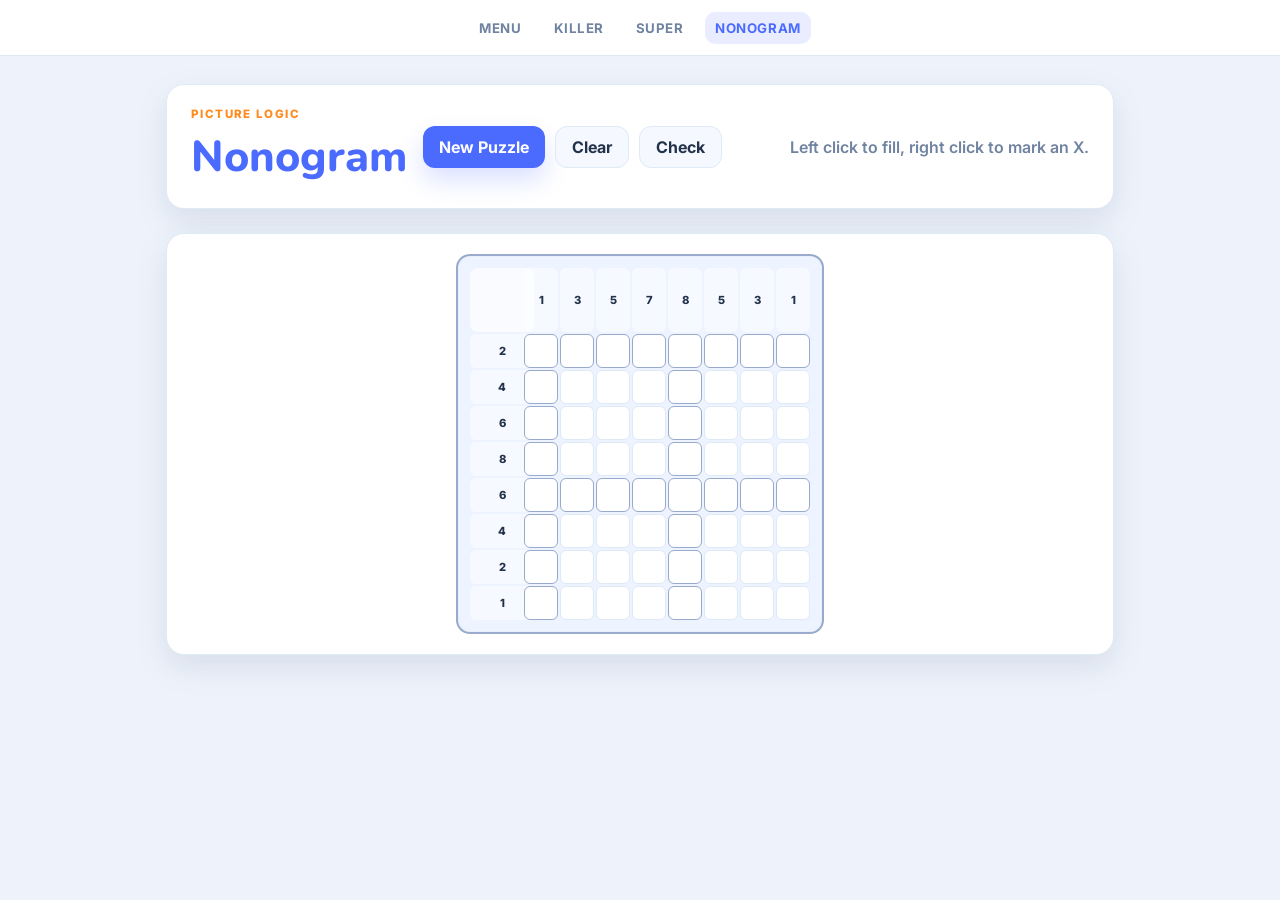
<file: nonogram/nonogram.html>
<!DOCTYPE html>
<html lang="en">
<head>
  <meta charset="UTF-8">
  <meta name="viewport" content="width=device-width, initial-scale=1.0, viewport-fit=cover">
  <title>Nonogram</title>
  <link href="https://fonts.googleapis.com/css2?family=Nunito:wght@600;700;800&family=Inter:wght@500;600;700&display=swap" rel="stylesheet">
  <script type="module" crossorigin>(function(){let e=document.createElement(`link`).relList;if(e&&e.supports&&e.supports(`modulepreload`))return;for(let e of document.querySelectorAll(`link[rel="modulepreload"]`))n(e);new MutationObserver(e=>{for(let t of e)if(t.type===`childList`)for(let e of t.addedNodes)e.tagName===`LINK`&&e.rel===`modulepreload`&&n(e)}).observe(document,{childList:!0,subtree:!0});function t(e){let t={};return e.integrity&&(t.integrity=e.integrity),e.referrerPolicy&&(t.referrerPolicy=e.referrerPolicy),t.credentials=e.crossOrigin===`use-credentials`?`include`:e.crossOrigin===`anonymous`?`omit`:`same-origin`,t}function n(e){if(e.ep)return;e.ep=!0;let n=t(e);fetch(e.href,n)}})();var e=[{name:`Diamond`,pattern:[`00011000`,`00111100`,`01111110`,`11111111`,`01111110`,`00111100`,`00011000`,`00001000`]},{name:`Heart`,pattern:[`10000001`,`11000111`,`11111111`,`11111111`,`01111110`,`00111100`,`00011000`,`00001000`]},{name:`Rocket`,pattern:[`00011000`,`00111100`,`01111110`,`11111111`,`01111110`,`00111100`,`01011010`,`00100100`]}],t=8,n=document.getElementById(`nonogramBoard`),r=document.getElementById(`message`),i=document.getElementById(`newPuzzleBtn`),a=document.getElementById(`clearBoardBtn`),o=document.getElementById(`checkBtn`),s=0,c=[],l=`fill`,u=!1;function d(e){let t=[],n=0;for(let r of e)r===`1`?n+=1:n>0&&(t.push(n),n=0);return n>0&&t.push(n),t.length?t:[0]}function f(e){return{rowClues:e.map(e=>d(e)),colClues:Array.from({length:t},(t,n)=>d(e.map(e=>e[n])))}}function p(e){return e.map(e=>e.split(``))}function m(){return Array.from({length:t},()=>Array(t).fill(0))}function h(t){let n=e[t%e.length];s=t%e.length;let r=p(n.pattern);c=m(),g(r),b(`Left click to fill, right click to mark an X.`)}function g(e){let{rowClues:r,colClues:i}=f(e),a=Math.max(...r.map(e=>e.length)),o=Math.max(...i.map(e=>e.length));n.style.gridTemplateColumns=`${a>1?70:52}px repeat(${t}, 34px)`,n.innerHTML=``;let s=document.createElement(`div`);s.className=`corner`,n.appendChild(s);for(let e=0;e<t;e+=1){let t=document.createElement(`div`);t.className=`clue column`,t.dataset.colIndex=String(e);let r=i[e];t.innerHTML=Array.from({length:o},(e,t)=>`<span>${(r[t]??``)||``}</span>`).join(``),n.appendChild(t)}for(let e=0;e<t;e+=1){let i=document.createElement(`div`);i.className=`clue row`,i.dataset.rowIndex=String(e);let o=r[e];i.innerHTML=Array.from({length:Math.max(1,a)},(e,t)=>`<span>${(o[t]??``)||``}</span>`).join(``),n.appendChild(i);for(let r=0;r<t;r+=1){let t=document.createElement(`button`);t.type=`button`,t.className=`cell`,t.dataset.rowIndex=String(e),t.dataset.colIndex=String(r),t.setAttribute(`aria-label`,`Cell ${e+1}, ${r+1}`),t.addEventListener(`pointerdown`,t=>{t.preventDefault(),l=t.button===2?`cross`:`fill`,u=!0,_(e,r,l)}),t.addEventListener(`pointerenter`,()=>{u&&_(e,r,l)}),t.addEventListener(`contextmenu`,t=>{t.preventDefault(),l=`cross`,u=!0,_(e,r,`cross`)}),n.appendChild(t)}}v(e)}function _(t,n,r){let i=c[t][n];r===`cross`?c[t][n]=i===2?0:2:c[t][n]=i===1?0:1,v(e[s].pattern),y()}function v(e){let t=[...n.querySelectorAll(`.cell`)];for(let n of t){let t=Number(n.dataset.rowIndex),r=Number(n.dataset.colIndex),i=c[t][r],a=Number(e[t][r]);n.classList.toggle(`filled`,i===1),n.classList.toggle(`crossed`,i===2),n.classList.toggle(`wrong`,i===1&&a===0)}}function y(){e[s].pattern.every((e,t)=>e.split(``).every((e,n)=>{let r=c[t][n];return e===`1`?r===1:r!==1}))&&b(`Solved: ${e[s].name} complete!`)}function b(e){r.textContent=e}i.addEventListener(`click`,()=>{h(s+1)}),a.addEventListener(`click`,()=>{c=m(),v(e[s].pattern),b(`Board cleared.`)}),o.addEventListener(`click`,()=>{let t=e[s].pattern,n=0;t.forEach((e,t)=>{e.split(``).forEach((e,r)=>{e===`1`&&c[t][r]!==1&&(n+=1),e===`0`&&c[t][r]===1&&(n+=1)})}),b(n===0?`Everything matches the ${e[s].name} pattern.`:`${n} cell${n===1?``:`s`} still need attention.`),v(t)}),window.addEventListener(`pointerup`,()=>{u=!1}),window.addEventListener(`contextmenu`,e=>{e.target.closest(`.cell`)&&e.preventDefault()}),h(0);</script>
  <style rel="stylesheet" crossorigin>:root{--bg:#eef3fb;--panel:#fff;--ink:#22324a;--muted:#7083a1;--line:#dfeaf7;--line-strong:#9ac;--blue:#4b6bff;--blue-soft:#4b6bff1f;--accent:#ff8a1e;--fill:#193b63;--cross:#ef6b6b;--shadow:#354d751f}*{box-sizing:border-box}body{background:var(--bg);min-height:100vh;color:var(--ink);margin:0;font-family:Inter,sans-serif}button,a{font:inherit}.topbar{border-bottom:1px solid var(--line);background:#fff;justify-content:center;align-items:center;height:56px;padding:0 18px;display:flex}.nav{flex-wrap:wrap;align-items:center;gap:12px;display:flex}.nav a{color:var(--muted);letter-spacing:.04em;text-transform:uppercase;border-radius:10px;padding:8px 10px;font-size:.83rem;font-weight:700;text-decoration:none}.nav a.active{background:var(--blue-soft);color:var(--blue)}.page{gap:24px;max-width:980px;margin:0 auto;padding:28px 16px 40px;display:grid}.panel{background:var(--panel);border:1px solid var(--line);box-shadow:0 12px 32px var(--shadow);border-radius:18px}.controls-panel{flex-wrap:wrap;justify-content:space-between;align-items:center;gap:16px;padding:22px 24px;display:flex}.eyebrow{color:var(--accent);text-transform:uppercase;letter-spacing:.12em;margin:0 0 6px;font-size:.72rem;font-weight:800}h1{color:var(--blue);margin:0;font-family:Nunito,sans-serif;font-size:clamp(2rem,4vw,2.7rem);font-weight:800}.controls{flex-wrap:wrap;gap:10px;display:flex}.btn{cursor:pointer;border:0;border-radius:12px;padding:10px 16px;font-weight:700;transition:transform .15s,box-shadow .15s}.btn:hover{transform:translateY(-1px)}.btn-primary{background:var(--blue);color:#fff;box-shadow:0 12px 24px #4b6bff33}.btn-ghost{color:var(--ink);border:1px solid var(--line);background:#f5f8ff}.message{color:var(--muted);text-align:right;flex:220px;margin:0;font-weight:600}.board-panel{padding:20px}.board-wrap{justify-content:center;align-items:center;display:flex;overflow:auto}.nonogram-board{border:2px solid var(--line-strong);background:#edf3ff;border-radius:14px;gap:2px;padding:12px;display:grid;box-shadow:inset 0 0 0 1px #00000005}.cell,.clue{-webkit-user-select:none;user-select:none;border-radius:6px;justify-content:center;align-items:center;display:flex}.clue{color:var(--ink);background:#ffffff80;min-width:28px;min-height:28px;font-size:.7rem;font-weight:800}.clue.column{flex-direction:column;gap:2px;min-height:64px;padding:4px 2px}.clue.row{gap:2px;min-width:64px;padding:0 6px}.corner{background:#ffffffb3;border-radius:8px;min-width:64px;min-height:64px}.cell{border:1px solid var(--line);cursor:pointer;background:#fff;width:34px;height:34px;padding:0;position:relative}.cell:hover{border-color:var(--blue)}.cell.filled{background:var(--fill);box-shadow:inset 0 0 0 1px #00000014}.cell.crossed:after{content:"✕";color:var(--cross);font-size:1.05rem;font-weight:900}.cell.wrong{background:#ef6b6b2e;border-color:#ef6b6bb3}.cell[data-row-index="0"],.cell[data-row-index="4"],.cell[data-row-index="8"],.cell[data-col-index="0"],.cell[data-col-index="4"],.cell[data-col-index="8"]{border-color:var(--line-strong)}@media (width<=720px){.controls-panel{align-items:flex-start}.message{text-align:left}.cell{width:28px;height:28px}.clue{min-width:24px;min-height:24px;font-size:.62rem}.corner,.clue.row{min-width:54px}}
/*$vite$:1*/</style>
</head>
<body>
  <header class="topbar">
    <nav class="nav">
      <a href="../index.html">Menu</a>
      <a href="../killer-sudoku/killer-sudoku.html">Killer</a>
      <a href="../supper-sudoku/supper-sudoku.html">Super</a>
      <a class="active" href="nonogram.html">Nonogram</a>
    </nav>
  </header>

  <main class="page">
    <section class="panel controls-panel">
      <div>
        <p class="eyebrow">Picture Logic</p>
        <h1>Nonogram</h1>
      </div>

      <div class="controls">
        <button id="newPuzzleBtn" class="btn btn-primary" type="button">New Puzzle</button>
        <button id="clearBoardBtn" class="btn btn-ghost" type="button">Clear</button>
        <button id="checkBtn" class="btn btn-ghost" type="button">Check</button>
      </div>

      <p id="message" class="message">Left click to fill, right click to mark an X.</p>
    </section>

    <section class="panel board-panel">
      <div class="board-wrap">
        <div id="nonogramBoard" class="nonogram-board" aria-label="Nonogram board"></div>
      </div>
    </section>
  </main>

</body>
</html>
</file>
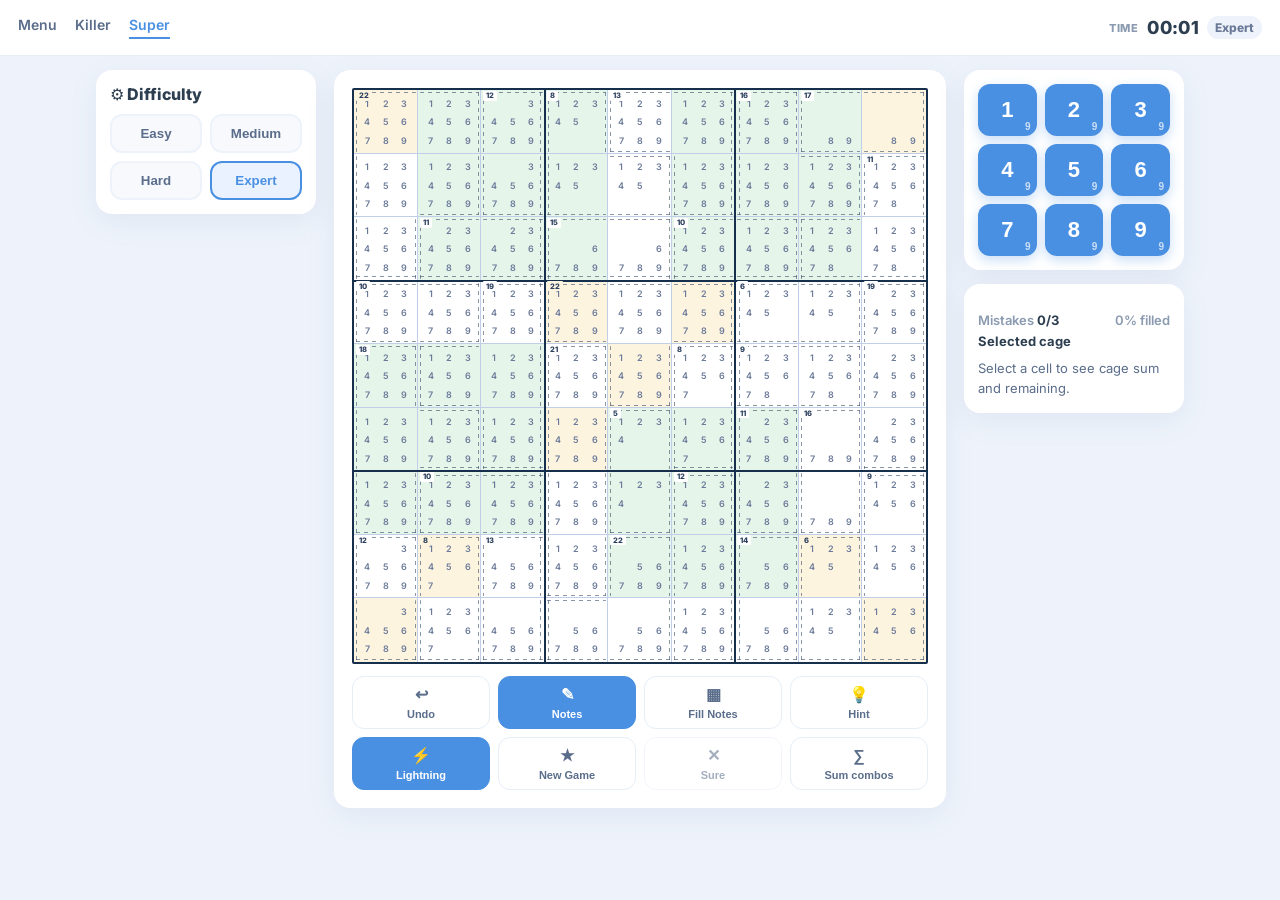
<file: supper-sudoku/supper-sudoku.html>
<!DOCTYPE html>
<html lang="en">
<head>
<meta charset="UTF-8">
<meta name="viewport" content="width=device-width, initial-scale=1.0, viewport-fit=cover">
<title>Super Sudoku</title>
<link href="https://fonts.googleapis.com/css2?family=Nunito:wght@600;700;800&family=Inter:wght@500;600;700&display=swap" rel="stylesheet">
  <script type="module" crossorigin>(function(){let e=document.createElement(`link`).relList;if(e&&e.supports&&e.supports(`modulepreload`))return;for(let e of document.querySelectorAll(`link[rel="modulepreload"]`))n(e);new MutationObserver(e=>{for(let t of e)if(t.type===`childList`)for(let e of t.addedNodes)e.tagName===`LINK`&&e.rel===`modulepreload`&&n(e)}).observe(document,{childList:!0,subtree:!0});function t(e){let t={};return e.integrity&&(t.integrity=e.integrity),e.referrerPolicy&&(t.referrerPolicy=e.referrerPolicy),t.credentials=e.crossOrigin===`use-credentials`?`include`:e.crossOrigin===`anonymous`?`omit`:`same-origin`,t}function n(e){if(e.ep)return;e.ep=!0;let n=t(e);fetch(e.href,n)}})();var e={easy:{avg:3.8,max:5,min:1,label:`Easy`},medium:{avg:3,max:4,min:1,label:`Medium`},hard:{avg:2.4,max:4,min:1,label:`Hard`},expert:{avg:3,max:5,min:2,label:`Expert`}},t={2:{3:[[1,2]],4:[[1,3]],5:[[1,4],[2,3]],6:[[1,5],[2,4]],7:[[1,6],[2,5],[3,4]],8:[[1,7],[2,6],[3,5]],9:[[1,8],[2,7],[3,6],[4,5]],10:[[1,9],[2,8],[3,7],[4,6]],11:[[2,9],[3,8],[4,7],[5,6]],12:[[3,9],[4,8],[5,7]],13:[[4,9],[5,8],[6,7]],14:[[5,9],[6,8]],15:[[6,9],[7,8]],16:[[7,9]],17:[[8,9]]},3:{6:[[1,2,3]],7:[[1,2,4]],8:[[1,2,5],[1,3,4]],9:[[1,2,6],[1,3,5],[2,3,4]],10:[[1,2,7],[1,3,6],[1,4,5],[2,3,5]],11:[[1,2,8],[1,3,7],[1,4,6],[2,3,6],[2,4,5]],12:[[1,2,9],[1,3,8],[1,4,7],[1,5,6],[2,3,7],[2,4,6],[3,4,5]],13:[[1,3,9],[1,4,8],[1,5,7],[2,3,8],[2,4,7],[2,5,6],[3,4,6]],14:[[1,4,9],[1,5,8],[1,6,7],[2,3,9],[2,4,8],[2,5,7],[3,4,7],[3,5,6]],15:[[1,5,9],[1,6,8],[2,4,9],[2,5,8],[2,6,7],[3,4,8],[3,5,7],[4,5,6]],16:[[1,6,9],[1,7,8],[2,5,9],[2,6,8],[3,4,9],[3,5,8],[3,6,7],[4,5,7]],17:[[1,7,9],[2,6,9],[2,7,8],[3,5,9],[3,6,8],[4,5,8],[4,6,7]],18:[[1,8,9],[2,7,9],[3,6,9],[3,7,8],[4,5,9],[4,6,8],[5,6,7]],19:[[2,8,9],[3,7,9],[4,6,9],[4,7,8],[5,6,8]],20:[[3,8,9],[4,7,9],[5,6,9],[5,7,8]],21:[[4,8,9],[5,7,9],[6,7,8]],22:[[5,8,9],[6,7,9]],23:[[6,8,9]],24:[[7,8,9]]},4:{10:[[1,2,3,4]],11:[[1,2,3,5]],12:[[1,2,3,6],[1,2,4,5]],13:[[1,2,3,7],[1,2,4,6],[1,3,4,5]],14:[[1,2,3,8],[1,2,4,7],[1,2,5,6],[1,3,4,6],[2,3,4,5]],15:[[1,2,3,9],[1,2,4,8],[1,2,5,7],[1,3,4,7],[1,3,5,6],[2,3,4,6]],16:[[1,2,4,9],[1,2,5,8],[1,2,6,7],[1,3,4,8],[1,3,5,7],[1,4,5,6],[2,3,4,7],[2,3,5,6]],17:[[1,2,5,9],[1,2,6,8],[1,3,4,9],[1,3,5,8],[1,3,6,7],[1,4,5,7],[2,3,4,8],[2,3,5,7],[2,4,5,6]],18:[[1,2,6,9],[1,2,7,8],[1,3,5,9],[1,3,6,8],[1,4,5,8],[1,4,6,7],[2,3,4,9],[2,3,5,8],[2,3,6,7],[2,4,5,7],[3,4,5,6]],19:[[1,2,7,9],[1,3,6,9],[1,3,7,8],[1,4,5,9],[1,4,6,8],[1,5,6,7],[2,3,5,9],[2,3,6,8],[2,4,5,8],[2,4,6,7],[3,4,5,7]],20:[[1,2,8,9],[1,3,7,9],[1,4,6,9],[1,4,7,8],[1,5,6,8],[2,3,6,9],[2,3,7,8],[2,4,5,9],[2,4,6,8],[2,5,6,7],[3,4,5,8],[3,4,6,7]],21:[[1,3,8,9],[1,4,7,9],[1,5,6,9],[1,5,7,8],[2,3,7,9],[2,4,6,9],[2,4,7,8],[2,5,6,8],[3,4,5,9],[3,4,6,8],[3,5,6,7]],22:[[1,4,8,9],[1,5,7,9],[1,6,7,8],[2,3,8,9],[2,4,7,9],[2,5,6,9],[2,5,7,8],[3,4,6,9],[3,4,7,8],[3,5,6,8],[4,5,6,7]],23:[[1,5,8,9],[1,6,7,9],[2,4,8,9],[2,5,7,9],[2,6,7,8],[3,4,7,9],[3,5,6,9],[3,5,7,8],[4,5,6,8]],24:[[1,6,8,9],[2,5,8,9],[2,6,7,9],[3,4,8,9],[3,5,7,9],[3,6,7,8],[4,5,6,9],[4,5,7,8]],25:[[1,7,8,9],[2,6,8,9],[3,5,8,9],[3,6,7,9],[4,5,7,9],[4,6,7,8]],26:[[2,7,8,9],[3,6,8,9],[4,5,8,9],[4,6,7,9],[5,6,7,8]],27:[[3,7,8,9],[4,6,8,9],[5,6,7,9]],28:[[4,7,8,9],[5,6,8,9]],29:[[5,7,8,9]],30:[[6,7,8,9]]},5:{15:[[1,2,3,4,5]],16:[[1,2,3,4,6]],17:[[1,2,3,4,7],[1,2,3,5,6]],18:[[1,2,3,4,8],[1,2,3,5,7],[1,2,4,5,6]],19:[[1,2,3,4,9],[1,2,3,5,8],[1,2,3,6,7],[1,2,4,5,7],[1,3,4,5,6]],20:[[1,2,3,5,9],[1,2,3,6,8],[1,2,4,5,8],[1,2,4,6,7],[1,3,4,5,7],[2,3,4,5,6]],21:[[1,2,3,6,9],[1,2,3,7,8],[1,2,4,5,9],[1,2,4,6,8],[1,2,5,6,7],[1,3,4,5,8],[1,3,4,6,7],[2,3,4,5,7]],22:[[1,2,3,7,9],[1,2,4,6,9],[1,2,4,7,8],[1,2,5,6,8],[1,3,4,5,9],[1,3,4,6,8],[1,3,5,6,7],[2,3,4,5,8],[2,3,4,6,7]],23:[[1,2,3,8,9],[1,2,4,7,9],[1,2,5,6,9],[1,2,5,7,8],[1,3,4,6,9],[1,3,4,7,8],[1,3,5,6,8],[1,4,5,6,7],[2,3,4,5,9],[2,3,4,6,8],[2,3,5,6,7]],24:[[1,2,4,8,9],[1,2,5,7,9],[1,2,6,7,8],[1,3,4,7,9],[1,3,5,6,9],[1,3,5,7,8],[1,4,5,6,8],[2,3,4,6,9],[2,3,4,7,8],[2,3,5,6,8],[2,4,5,6,7]],25:[[1,2,5,8,9],[1,2,6,7,9],[1,3,4,8,9],[1,3,5,7,9],[1,3,6,7,8],[1,4,5,6,9],[1,4,5,7,8],[2,3,4,7,9],[2,3,5,6,9],[2,3,5,7,8],[2,4,5,6,8],[3,4,5,6,7]],26:[[1,2,6,8,9],[1,3,5,8,9],[1,3,6,7,9],[1,4,5,7,9],[1,4,6,7,8],[2,3,4,8,9],[2,3,5,7,9],[2,3,6,7,8],[2,4,5,6,9],[2,4,5,7,8],[3,4,5,6,8]],27:[[1,2,7,8,9],[1,3,6,8,9],[1,4,5,8,9],[1,4,6,7,9],[1,5,6,7,8],[2,3,5,8,9],[2,3,6,7,9],[2,4,5,7,9],[2,4,6,7,8],[3,4,5,6,9],[3,4,5,7,8]],28:[[1,3,7,8,9],[1,4,6,8,9],[1,5,6,7,9],[2,3,6,8,9],[2,4,5,8,9],[2,4,6,7,9],[2,5,6,7,8],[3,4,5,7,9],[3,4,6,7,8]],29:[[1,4,7,8,9],[1,5,6,8,9],[2,3,7,8,9],[2,4,6,8,9],[2,5,6,7,9],[3,4,5,8,9],[3,4,6,7,9],[3,5,6,7,8]],30:[[1,5,7,8,9],[2,4,7,8,9],[2,5,6,8,9],[3,4,6,8,9],[3,5,6,7,9],[4,5,6,7,8]],31:[[1,6,7,8,9],[2,5,7,8,9],[3,4,7,8,9],[3,5,6,8,9],[4,5,6,7,9]],32:[[2,6,7,8,9],[3,5,7,8,9],[4,5,6,8,9]],33:[[3,6,7,8,9],[4,5,7,8,9]],34:[[4,6,7,8,9]],35:[[5,6,7,8,9]]}},n={};for(let e of Object.keys(t))n[e]=new Set(Object.keys(t[e]).map(Number));n[1]=new Set([1,2,3,4,5,6,7,8,9]);var r=Math.random;function i(e){for(let t=e.length-1;t>0;t--){let n=Math.floor(r()*(t+1));[e[t],e[n]]=[e[n],e[t]]}return e}function a(){let e=Array(9).fill(0).map(()=>Array(9).fill(0));function t(t,n,r){for(let i=0;i<9;i++)if(e[t][i]===r||e[i][n]===r)return!1;if(t===n){for(let n=0;n<9;n++)if(n!==t&&e[n][n]===r)return!1}if(t+n===8)for(let i=0;i<9;i++){let a=i,o=8-i;if((a!==t||o!==n)&&e[a][o]===r)return!1}let i=Math.floor(t/3)*3,a=Math.floor(n/3)*3;for(let t=i;t<i+3;t++)for(let n=a;n<a+3;n++)if(e[t][n]===r)return!1;return!0}function n(r){if(r===81)return!0;let a=Math.floor(r/9),o=r%9;if(e[a][o]!==0)return n(r+1);let s=i([1,2,3,4,5,6,7,8,9].slice());for(let i of s)if(t(a,o,i)){if(e[a][o]=i,n(r+1))return!0;e[a][o]=0}return!1}return e[0][0]=1+Math.floor(r()*9),n(0),e}function o(e,t){let n=new Set;for(let[r,i]of t){let t=e[r][i];if(n.has(t))return!0;n.add(t)}return!1}function s(e,t){let r=n[e];return!r||r.has(t)}function c(e){let t=0,n=0;for(let n=1;n<=e;n++)t+=n;for(let t=0;t<e;t++)n+=9-t;return[t,n]}function l(e,t,n,r){let i=[[1,0],[-1,0],[0,1],[0,-1]],a=0;for(;a<e.length;){if(e[a].cells.length>=r){a++;continue}let[s,c]=e[a].cells[0],l=new Set;for(let[t,n]of i){let r=s+t,i=c+n;if(r<0||r>=9||i<0||i>=9)continue;let o=e.findIndex((e,t)=>t!==a&&e.cells.some(([e,t])=>e===r&&t===i));o!==-1&&l.add(o)}let u=-1,d=1/0;for(let r of l){let i=[...e[r].cells,...e[a].cells];if(o(t,i))continue;let s=i.length,c=s>n.max?100+s:s;c<d&&(d=c,u=r)}if(u===-1){for(let t of l){let r=e[t].cells.length+e[a].cells.length,i=r>n.max?100+r:r;i<d&&(d=i,u=t)}if(u===-1){a++;continue}}e[u].cells.push(...e[a].cells);let f=0;for(let[n,r]of e[u].cells)f+=t[n][r];e[u].sum=f,e.splice(a,1)}return e}function u(e,t){return e.every(e=>{if(o(t,e.cells)||!s(e.cells.length,e.sum))return!1;let[n,r]=c(e.cells.length);return e.sum>=n&&e.sum<=r})}function d(t,n){let a=e[n],o=Array(9).fill(0).map(()=>Array(9).fill(!1)),s=[],c=[[1,0],[-1,0],[0,1],[0,-1]],f=a.min,p=0,m=[];for(let e=0;e<9;e++)for(let t=0;t<9;t++)m.push([e,t]);i(m);for(let[e,l]of m){if(o[e][l])continue;let u,d=null,m=!1;if(n===`expert`){if(p===0)u=5;else{let e=r();u=e<.6?2:e<.89?3:e<.99?4:5}u===2&&(m=r()<.9,d=m?r()<.95:r()<.5)}else u=Math.max(f,Math.min(a.max,Math.round(a.avg+(r()*2-1)*1.2))),f===1&&r()<.08&&(u=1);let h=[[e,l]],g=new Set([t[e][l]]);o[e][l]=!0;let _=[[e,l]];for(;h.length<u;){let n=[];for(let[e,r]of _)for(let[i,a]of c){let s=e+i,c=r+a;s>=0&&s<9&&c>=0&&c<9&&!o[s][c]&&!g.has(t[s][c])&&n.push([s,c])}if(!n.length)break;i(n);let r=n[0];if(u===2&&h.length===1){let i=m?n.filter(([n,r])=>t[e][l]+t[n][r]<=6):n,a=i.length?i:n;if(d!==null){let n=t[e][l]%2,i=a.filter(([e,r])=>t[e][r]%2===n===d);r=(i.length?i:a)[0]}else r=a[0]}o[r[0]][r[1]]=!0,h.push(r),g.add(t[r[0]][r[1]]),_.push(r)}let v=0;for(let[e,n]of h)v+=t[e][n];s.push({id:String(p++),cells:h,sum:v})}if(f>1&&l(s,t,a,f),n===`expert`){let e=new Set(s.map(e=>e.cells.length));if(![2,3,4,5].every(t=>e.has(t)))return d(t,n)}return u(s,t)?s:d(t,n)}function f(e,t){if(!t||!e)return[];let n=[];for(let t=0;t<7;t++)for(let r=0;r<7;r++){if(t%3==0&&r%3==0)continue;let i=[];for(let n=t;n<t+3;n++)for(let t=r;t<r+3;t++)i.push(e[n][t]);new Set(i).size===9&&n.push([t,r])}let r=n.slice();i(r);let a=[];for(let e of r){if(a.length>=t)break;a.every(t=>Math.abs(t[0]-e[0])>=4||Math.abs(t[1]-e[1])>=4)&&a.push(e)}return a}function p(e){let t=[];for(let e=0;e<7;e++)for(let n=0;n<7;n++)(e%3!=0||n%3!=0)&&t.push([e,n]);for(let n=0;n<300;n++){i(t);let n=[];for(let r of t){if(n.length>=e)break;n.every(e=>Math.abs(e[0]-r[0])>=4||Math.abs(e[1]-r[1])>=4)&&n.push(r)}if(n.length>=e)return n}return null}function m(e,t){let n=Array(81).fill(-1);e.forEach((e,t)=>{for(let r=e[0];r<e[0]+3;r++)for(let i=e[1];i<e[1]+3;i++)n[r*9+i]=t});let r=Array(81).fill(0),i=Array(9).fill(0),a=Array(9).fill(0),o=Array(9).fill(0),s=0,c=0,l=Array(e.length).fill(0),u=0,d=e=>{let t=0;for(;e;)e&=e-1,t++;return t};function f(e,t){let r=(e/3|0)*3+(t/3|0),u=1022&~(i[e]|a[t]|o[r]);e===t&&(u&=~s),e+t===8&&(u&=~c);let d=n[e*9+t];return d>=0&&(u&=~l[d]),u}function p(e,t){let u=e/9|0,d=e%9,f=(u/3|0)*3+(d/3|0),p=1<<t;r[e]=t,i[u]|=p,a[d]|=p,o[f]|=p,u===d&&(s|=p),u+d===8&&(c|=p);let m=n[e];m>=0&&(l[m]|=p)}function m(e,t){let u=e/9|0,d=e%9,f=(u/3|0)*3+(d/3|0),p=1<<t;r[e]=0,i[u]&=~p,a[d]&=~p,o[f]&=~p,u===d&&(s&=~p),u+d===8&&(c&=~p);let m=n[e];m>=0&&(l[m]&=~p)}function h(){let e=-1,n=10,i=0;for(let t=0;t<81;t++){if(r[t])continue;let a=f(t/9|0,t%9),o=d(a);if(o===0)return!1;if(o<n&&(n=o,e=t,i=a,o===1))break}if(e===-1)return!0;if(++u>t)return`abort`;let a=i;for(;a;){let t=a&-a;a^=t;let n=Math.log2(t);p(e,n);let r=h();if(r!==!1)return r;m(e,n)}return!1}return h()===!0?r.slice():null}function h(n){let r=n.saveKey,i=n.sumsKey,o=n.regionCount||0,s=`expert`,c,l,u,h,g,_,v,y=null,b=!0,x=!0,S=!0,C=null,w=0,ee=0,T=0,E=null,D=!1,O=!1,k=[],A=[];function j(e){return document.getElementById(e)}function M(e){return document.querySelectorAll(e)}function N(){try{if(!c||!l||!g)return;localStorage.setItem(r,JSON.stringify({v:1,savedAt:Date.now(),difficulty:s,solution:c,cages:l,board:g,notes:_.map(e=>e.map(e=>[...e])),given:v,selected:y,isNoteMode:b,autoCheck:x,lightningMode:S,lightningDigit:C,mistakes:w,timerSec:T,gameOver:O,extraRegions:A}))}catch{}}function te(){try{let t=localStorage.getItem(r);if(!t)return null;let n=JSON.parse(t);return!n||n.v!==1||!Array.isArray(n.solution)||n.solution.length!==9||!Array.isArray(n.cages)||!n.cages.length||!Array.isArray(n.board)||n.board.length!==9||!Array.isArray(n.notes)||n.notes.length!==9||!e[n.difficulty]?null:(s=n.difficulty,c=n.solution,l=n.cages,g=n.board,_=n.notes.map(e=>e.map(e=>new Set(e))),v=n.given,y=n.selected,b=!!n.isNoteMode,x=n.autoCheck!==!1,S=n.lightningMode!==!1,C=n.lightningDigit,w=n.mistakes||0,T=n.timerSec||0,O=!!n.gameOver,k=[],A=Array.isArray(n.extraRegions)?n.extraRegions.filter(([e,t])=>{let n=[];for(let r=e;r<e+3;r++)for(let e=t;e<t+3;e++)n.push(c[r][e]);return new Set(n).size===9}):[],ie(),!0)}catch{return null}}function ne(){try{localStorage.removeItem(r)}catch{}}function re(){M(`.diff-btn`).forEach(e=>e.classList.toggle(`active`,e.dataset.diff===s)),j(`difficultyPill`).textContent=e[s].label,j(`mistakes`).textContent=`${w}/3`,oe(),V(),Q(),D=!1,window.APP_GAME_ID=++ee,j(`pauseOverlay`).style.display=`none`,le(),se(),H(),O&&w>=3?ae():O&&$(),L()}function ie(){u=Array(9).fill(0).map(()=>Array(9).fill(-1)),h={},l.forEach((e,t)=>{h[t]=e.sum,e.cells.forEach(([e,n])=>u[e][n]=t)})}function ae(){O=!0,clearInterval(E),D=!0;let e=j(`gameOverOverlay`);if(e){e.style.display=`grid`;let t=e.querySelector(`.game-over-title`);t&&(t.textContent=`Game Over`);let n=e.querySelector(`.game-over-mistakes`);n&&(n.textContent=w>=3?`You made 3 mistakes`:`You made ${w} mistake${w>1?`s`:``}`)}}function oe(){O=!1,D=!1;let e=j(`gameOverOverlay`);e&&(e.style.display=`none`);let t=j(`boardWrap`);t&&t.classList.remove(`solved`)}function P(t){if(t&&(s=t),M(`.diff-btn`).forEach(e=>e.classList.toggle(`active`,e.dataset.diff===s)),j(`difficultyPill`).textContent=e[s].label,c=a(),o>0){let e=!1;for(let t=0;t<5&&!e;t++){let t=p(o);if(!t)break;let n=m(t,2e5);if(n){c=[];for(let e=0;e<9;e++)c.push(n.slice(e*9,e*9+9));A=t,e=!0}}e||(c=a(),A=f(c,o))}l=d(c,s),ie(),g=Array(9).fill(0).map(()=>Array(9).fill(0)),_=Array(9).fill(0).map(()=>Array(9).fill(0).map(()=>new Set)),v=Array(9).fill(0).map(()=>Array(9).fill(!1)),y=null,w=0,b=!0,C=null,k=[],window.APP_GAME_ID=++ee,oe(),j(`mistakes`).textContent=`0/3`,V(),Q();for(let e=0;e<9;e++)for(let t=0;t<9;t++){if(g[e][t]!==0||v[e][t]){_[e][t].clear();continue}let n=ve(e,t);_[e][t]=new Set(n)}ce(),se(),H(),N()}function se(){clearInterval(E),E=setInterval(()=>{D||(T++,le())},1e3)}function ce(){T=0,D=!1,j(`pauseOverlay`).style.display=`none`;let e=j(`pauseBtn`);e&&(e.textContent=`⏸`),le()}function le(){let e=String(Math.floor(T/60)).padStart(2,`0`),t=String(T%60).padStart(2,`0`);j(`timer`).textContent=`${e}:${t}`}function ue(){if(O)return;D=!D,j(`pauseOverlay`).style.display=D?`grid`:`none`;let e=j(`pauseBtn`);e&&(e.textContent=D?`▶`:`⏸`)}function F(){k.push({board:g.map(e=>e.slice()),notes:_.map(e=>e.map(e=>new Set(e))),mistakes:w}),k.length>100&&k.shift()}function de(){if(!k.length)return;let e=k.pop();g=e.board,_=e.notes,w=e.mistakes,j(`mistakes`).textContent=`${w}/3`,O&&w<3&&(oe(),se()),H(),N()}function fe(){let e=Array(9).fill(0).map(()=>Array(9).fill(!1));for(let t=0;t<9;t++)for(let n=0;n<9;n++)if(g[t][n]){let r=g[t][n];for(let i=0;i<9;i++)i!==n&&g[t][i]===r&&(e[t][n]=e[t][i]=!0),i!==t&&g[i][n]===r&&(e[t][n]=e[i][n]=!0);let i=Math.floor(t/3)*3,a=Math.floor(n/3)*3;for(let o=i;o<i+3;o++)for(let i=a;i<a+3;i++)(o!==t||i!==n)&&g[o][i]===r&&(e[t][n]=!0,e[o][i]=!0);if(t===n)for(let i=0;i<9;i++)i!==t&&g[i][i]===r&&(e[t][n]=!0,e[i][i]=!0);if(t+n===8)for(let i=0;i<9;i++){let a=i,o=8-i;(a!==t||o!==n)&&g[a][o]===r&&(e[t][n]=!0,e[a][o]=!0)}}if(l.forEach(t=>{let n={},r=0,i=0;t.cells.forEach(([a,o])=>{let s=g[a][o];s&&(r+=s,i++,n[s]&&t.cells.forEach(([t,n])=>{g[t][n]===s&&(e[t][n]=!0)}),n[s]=!0)}),i===t.cells.length&&r!==t.sum&&t.cells.forEach(([t,n])=>e[t][n]=!0),i<t.cells.length&&r>=t.sum&&t.cells.forEach(([t,n])=>{g[t][n]&&(e[t][n]=!0)}),r>t.sum&&t.cells.forEach(([t,n])=>e[t][n]=!0)}),A&&A.length)for(let[t,n]of A){let r={};for(let e=t;e<=t+2;e++)for(let t=n;t<=n+2;t++){let n=g[e][t];n&&(r[n]=r[n]||[]).push([e,t])}for(let t in r)r[t].length>1&&r[t].forEach(([t,n])=>e[t][n]=!0)}if(c)for(let t=0;t<9;t++)for(let n=0;n<9;n++)g[t][n]&&c[t][n]&&g[t][n]!==c[t][n]&&(e[t][n]=!0);return e}function I(e,t){y=[e,t],H(),L()}function L(){let e=j(`cageDetail`);if(!y){e.textContent=`Select a cell to see cage sum and remaining.`;return}let[t,n]=y,r=u[t][n],i=l[r],a=0,o=0;i.cells.forEach(([e,t])=>{g[e][t]&&(a+=g[e][t],o++)});let s=i.sum-a,c=i.cells.length-o;e.innerHTML=`<b>Cage #${r+1}</b> — sum <b>${i.sum}</b> • ${i.cells.length} cells<br>
    Filled ${o}/${i.cells.length} • current ${a} • remaining <b>${s}</b> ${c?`• ${c} empty`:`• <span style="color:var(--success)">complete</span>`}<br>
    <span style="font-size:11px;color:var(--muted)">Cells: ${i.cells.map(([e,t])=>String.fromCharCode(65+t)+(e+1)).join(`, `)}</span>`}function R(e,t,n){if(A&&A.length)for(let r=0;r<A.length;r++){let i=A[r],a=i[0],o=i[1];if(e>=a&&e<=a+2&&t>=o&&t<=o+2)for(let r=a;r<=a+2;r++)for(let i=o;i<=o+2;i++)(r!==e||i!==t)&&_[r][i].delete(n)}}function pe(e,t,n){if(!A||!A.length)return!1;for(let r=0;r<A.length;r++){let i=A[r][0],a=A[r][1];if(e>=i&&e<=i+2&&t>=a&&t<=a+2){for(let r=i;r<=i+2;r++)for(let i=a;i<=a+2;i++)if(r!==e&&i!==t&&g[r][i]===n)return!0}}return!1}function z(e){if(O||!y)return;let[t,n]=y;if(!v[t][n]&&(b||g[t][n]===e||!pe(t,n,e))){if(F(),b){let r=_[t][n];r.has(e)?r.delete(e):r.add(e),g[t][n]&&(g[t][n]=0)}else{if(_[t][n].clear(),g[t][n]===e)g[t][n]=0;else{g[t][n]=e;for(let r=0;r<9;r++)r!==n&&_[t][r].delete(e),r!==t&&_[r][n].delete(e);let r=Math.floor(t/3)*3,i=Math.floor(n/3)*3;for(let a=r;a<r+3;a++)for(let r=i;r<i+3;r++)(a!==t||r!==n)&&_[a][r].delete(e);if(t===n)for(let n=0;n<9;n++)n!==t&&_[n][n].delete(e);if(t+n===8)for(let r=0;r<9;r++){let i=r,a=8-r;(i!==t||a!==n)&&_[i][a].delete(e)}R(t,n,e)}if(g[t][n]&&g[t][n]!==0&&c[t][n]!==g[t][n]&&x&&(w++,j(`mistakes`).textContent=`${w}/3`,w>=3)){H(),N(),ae();return}}H(),B()?(O=!0,be(),$(),N()):N()}}function me(){if(O||!y)return;let[e,t]=y;v[e][t]||(F(),g[e][t]=0,_[e][t].clear(),H(),N())}function he(){if(O)return;let e=[];for(let t=0;t<9;t++)for(let n=0;n<9;n++)g[t][n]===0&&e.push([t,n]);let t=e;if(t.length===0){let e=[];for(let t=0;t<9;t++)for(let n=0;n<9;n++)g[t][n]!==0&&g[t][n]!==c[t][n]&&e.push([t,n]);if(e.length===0)return;t=e}let[n,r]=t[Math.floor(Math.random()*t.length)];y=[n,r],F();let i=c[n][r];g[n][r]=i,_[n][r].clear();for(let e=0;e<9;e++)e!==r&&_[n][e].delete(i),e!==n&&_[e][r].delete(i);let a=Math.floor(n/3)*3,o=Math.floor(r/3)*3;for(let e=a;e<a+3;e++)for(let t=o;t<o+3;t++)(e!==n||t!==r)&&_[e][t].delete(i);if(n===r)for(let e=0;e<9;e++)e!==n&&_[e][e].delete(i);if(n+r===8)for(let e=0;e<9;e++){let t=e,a=8-e;(t!==n||a!==r)&&_[t][a].delete(i)}R(n,r,i),H(),B()?(O=!0,be(),$(),N()):N();let s=document.querySelector(`[data-r="${n}"][data-c="${r}"]`);s&&(s.classList.add(`hint`),setTimeout(()=>s.classList.remove(`hint`),600)),typeof L==`function`&&L()}function B(){for(let e=0;e<9;e++)for(let t=0;t<9;t++)if(g[e][t]!==c[e][t])return!1;for(let e=0;e<9;e++)for(let t=0;t<9;t++)if(g[e][t]===0)return!1;return clearInterval(E),ne(),!0}function ge(){let e=fe(),t=!1;for(let n=0;n<9;n++)for(let r=0;r<9;r++)e[n][r]&&(t=!0);if(!t&&g.flat().every(e=>e!==0)){if(B(),!B())alert(`No errors found, but puzzle not yet solved — keep going!`);else return}alert(t?`There are mistakes highlighted in red — check cage sums and duplicates.`:`No errors so far — keep going!`),H()}function _e(){if(confirm(`Solve the puzzle? This will fill all cells.`)){for(let e=0;e<9;e++)for(let t=0;t<9;t++)g[e][t]=c[e][t],_[e][t].clear();H(),clearInterval(E)}}function V(){j(`notesBtn`).classList.toggle(`active`,b)}function ve(e,t){if(g[e][t]!==0)return[];let n=u[e][t],r=l[n],i=new Set,a=new Set,o=new Set,s=new Set,c=new Set,d=new Set;for(let n=0;n<9;n++)g[e][n]&&i.add(g[e][n]),g[n][t]&&a.add(g[n][t]);if(e===t)for(let e=0;e<9;e++)g[e][e]&&c.add(g[e][e]);if(e+t===8)for(let e=0;e<9;e++){let t=g[e][8-e];t&&d.add(t)}let f=Math.floor(e/3)*3,p=Math.floor(t/3)*3;for(let e=f;e<f+3;e++)for(let t=p;t<p+3;t++)g[e][t]&&o.add(g[e][t]);let m=new Set;for(let n of A||[]){let r=n[0],i=n[1];if(e>=r&&e<=r+2&&t>=i&&t<=i+2)for(let n=r;n<=r+2;n++)for(let r=i;r<=i+2;r++)(n!==e||r!==t)&&g[n][r]&&m.add(g[n][r])}let h=0,_=0;for(let[e,t]of r.cells){let n=g[e][t];n&&(s.add(n),h+=n,_++)}let v=[],y=r.cells.length,b=r.sum,x=y-(_+1);for(let n=1;n<=9;n++){if(i.has(n)||a.has(n)||o.has(n)||s.has(n)||m.has(n)||e===t&&c.has(n)||e+t===8&&d.has(n))continue;let r=h+n;if(!(x<0)){if(x===0){if(r!==b)continue}else{if(r>=b)continue;let e=new Set(s);e.add(n);let t=[];for(let n=1;n<=9;n++)e.has(n)||t.push(n);if(t.length<x)continue;t.sort((e,t)=>e-t);let i=0,a=0;for(let e=0;e<x;e++)i+=t[e];for(let e=0;e<x;e++)a+=t[t.length-1-e];if(r+i>b||r+a<b)continue}v.push(n)}}return v}let ye=null;function be(){ye&&=(clearInterval(ye),null)}function xe(){if(O)return;let e=0;if(!g.some(e=>e.some(e=>e===0)))return;F();for(let t=0;t<9;t++)for(let n=0;n<9;n++){if(g[t][n]!==0){_[t][n].clear();continue}if(v[t][n]){_[t][n].clear();continue}let r=ve(t,n);_[t][n]=new Set(r),r.length&&e++}H(),N();let t=j(`fillNotesBtn`);if(t){let e=t.innerHTML;t.innerHTML=`<i>✓</i> Filled`,t.classList.add(`active`),setTimeout(()=>{t.innerHTML=e,t.classList.remove(`active`)},900)}}function H(){let e=j(`grid`);e.innerHTML=``;let t;if(x)t=fe();else if(t=Array(9).fill(0).map(()=>Array(9).fill(!1)),c)for(let e=0;e<9;e++)for(let n=0;n<9;n++)g[e][n]&&c[e][n]&&g[e][n]!==c[e][n]&&(t[e][n]=!0);let n=y?g[y[0]][y[1]]:null,r=S?C:n&&n!==0?n:null,i=new Map;l.forEach((e,t)=>{let n=9,r=9,a=null;e.cells.forEach(([e,t])=>{(e<n||e===n&&t<r)&&(n=e,r=t,a=[e,t])}),i.set(t,a)});for(let n=0;n<9;n++)for(let a=0;a<9;a++){let o=g[n][a],s=document.createElement(`div`);s.className=`cell`,(a===2||a===5)&&s.classList.add(`box-right`),(n===2||n===5)&&s.classList.add(`box-bottom`),s.dataset.r=n,s.dataset.c=a,!S&&y&&y[0]===n&&y[1]===a?s.classList.add(`selected`):r&&o===r&&o!==0&&s.classList.add(`same-value`),t[n][a]&&s.classList.add(`error`),(n===a||n+a===8)&&s.classList.add(`diag`),v[n][a]?s.classList.add(`given`):o&&s.classList.add(`user`),g[n][a]===0&&_[n][a].size===1&&s.classList.add(`sure-note`);let d=u[n][a],f=l[d],p=i.get(d);if(p&&p[0]===n&&p[1]===a){let e=document.createElement(`div`);e.className=`cage-sum`,e.textContent=f.sum,s.appendChild(e),s.classList.add(`cage-has-sum`)}if(o)s.appendChild(document.createTextNode(o));else if(_[n][a].size){let e=document.createElement(`div`);e.className=`notes`;for(let t=1;t<=9;t++){let i=document.createElement(`span`),o=_[n][a].has(t);i.textContent=o?t:``,r&&o&&t===r&&i.classList.add(`note-hl`),e.appendChild(i)}s.appendChild(e)}let m=n===0||u[n-1][a]!==d,h=n===8||u[n+1][a]!==d,ee=a===0||u[n][a-1]!==d,T=a===8||u[n][a+1]!==d,E=n===3||n===6,D=n===2||n===5,k=a===3||a===6,A=a===2||a===5;if(m){let e=document.createElement(`div`);e.className=`cage-dash top`+(E?` on-bold`:``),s.appendChild(e)}if(h){let e=document.createElement(`div`);e.className=`cage-dash bottom`+(D?` on-bold`:``),s.appendChild(e)}if(ee){let e=document.createElement(`div`);e.className=`cage-dash left`+(k?` on-bold`:``),s.appendChild(e)}if(T){let e=document.createElement(`div`);e.className=`cage-dash right`+(A?` on-bold`:``),s.appendChild(e)}s.addEventListener(`click`,()=>{if(!O){if(S&&C){if(v[n][a]){I(n,a);return}if(b&&g[n][a]!==0){I(n,a);return}if(!b&&g[n][a]!==C&&pe(n,a,C)){y=[n,a],H();return}if(F(),b){if(g[n][a]!==0){I(n,a);return}let e=_[n][a];e.has(C)?e.delete(C):e.add(C)}else if(g[n][a]===C)g[n][a]=0;else{_[n][a].clear(),g[n][a]=C;for(let e=0;e<9;e++)e!==a&&_[n][e].delete(C),e!==n&&_[e][a].delete(C);let e=Math.floor(n/3)*3,t=Math.floor(a/3)*3;for(let r=e;r<e+3;r++)for(let e=t;e<t+3;e++)(r!==n||e!==a)&&_[r][e].delete(C);if(n===a)for(let e=0;e<9;e++)e!==n&&_[e][e].delete(C);if(n+a===8)for(let e=0;e<9;e++){let t=e,r=8-e;(t!==n||r!==a)&&_[t][r].delete(C)}if(R(n,a,C),c[n][a]!==C&&x&&(w++,j(`mistakes`).textContent=`${w}/3`,w>=3)){H(),N(),ae();return}}y=[n,a],H(),B()||N(),L();return}I(n,a)}}),e.appendChild(s)}let a=g.flat().filter(e=>e!==0).length;j(`progress`).textContent=`${Math.round(a/81*100)}% filled`,Se(),Q(),U()}function Se(){let e=Array(10).fill(0);g.flat().forEach(t=>{t&&e[t]++}),M(`.num`).forEach(t=>{let n=parseInt(t.dataset.n),r=9-e[n];t.querySelector(`small`).textContent=r>0?`${r}`:`✓`,t.disabled=!1,r===0?t.style.opacity=`.55`:t.style.opacity=`1`})}let Ce=j(`numpad`);for(let e=1;e<=9;e++){let t=document.createElement(`button`);t.className=`num`,t.dataset.n=e,t.innerHTML=`${e}<small></small>`,t.addEventListener(`click`,()=>{S&&je(e)||z(e)}),Ce.appendChild(t)}j(`newGameBtn`).addEventListener(`click`,()=>{confirm(`Start a new game? Your current progress will be lost.`)&&P()}),j(`restartBtn`)?.addEventListener(`click`,()=>{confirm(`Restart this puzzle?`)&&(g=Array(9).fill(0).map(()=>Array(9).fill(0)),_=Array(9).fill(0).map(()=>Array(9).fill(0).map(()=>new Set)),w=0,j(`mistakes`).textContent=`0/3`,k=[],y=null,H())}),j(`checkBtn`)?.addEventListener(`click`,ge),j(`solveBtn`)?.addEventListener(`click`,_e),j(`fillNotesBtn`).addEventListener(`click`,()=>{xe(),U()}),j(`undoBtn`).addEventListener(`click`,de),j(`notesBtn`).addEventListener(`click`,()=>{b=!b,V(),S&&C&&H(),Q(),N()}),j(`hintBtn`).addEventListener(`click`,he),j(`pauseBtn`)?.addEventListener(`click`,ue),j(`sureBtn`).addEventListener(`click`,()=>{if(!O){if(!Ee()){let e=we();if(!e)return;F(),z(e[0],e[1],e[2])}H(),U(),L(),N(),B()&&(O=!0,be(),$(),N())}});function we(){let e=null;for(let t=0;t<9;t++)for(let n=0;n<9;n++){if(g[t][n]!==0)continue;let r=ve(t,n);if(r.length===1&&(e===null||r[0]<e[2])&&(e=[t,n,r[0]]),_[t][n].size===1){let r=[..._[t][n]][0];(e===null||r<e[2])&&(e=[t,n,r])}}return e}function Te(){let e=!1;for(let t=0;t<9;t++)for(let n=0;n<9;n++){if(g[t][n]!==0)continue;let r=document.querySelector(`[data-r="${t}"][data-c="${n}"] .notes`);if(!r)continue;let i=r.querySelectorAll(`span`),a=[],o=0;for(let e=1;e<=9;e++)if(o<i.length){let r=i[o],s=_[t][n].has(e);r.textContent=s?e:``,r.classList.remove(`single-note`),s&&a.push(r),o++}for(;o<i.length;)i[o].textContent=``,i[o].classList.remove(`single-note`),o++;a.length===1&&(e=!0,a[0].classList.add(`single-note`))}return e}function Ee(){if(O)return 0;let e=[];for(let t=0;t<9;t++)for(let n=0;n<9;n++){if(g[t][n]!==0)continue;let r=document.querySelector(`[data-r="${t}"][data-c="${n}"] .notes`);if(!r)continue;let i=r.querySelectorAll(`span`);for(let r of i)if(r.textContent&&r.classList.contains(`single-note`)){let i=parseInt(r.textContent,10);i>=1&&i<=9&&e.push([t,n,i]);break}}if(e.length===0)return 0;F();for(let[t,n,r]of e){g[t][n]=r,_[t][n].clear();for(let e=0;e<9;e++)e!==n&&_[t][e].delete(r),e!==t&&_[e][n].delete(r);let e=Math.floor(t/3)*3,i=Math.floor(n/3)*3;for(let a=e;a<e+3;a++)for(let e=i;e<i+3;e++)(a!==t||e!==n)&&_[a][e].delete(r);if(t===n)for(let e=0;e<9;e++)e!==t&&_[e][e].delete(r);if(t+n===8)for(let e=0;e<9;e++){let i=e,a=8-e;(i!==t||a!==n)&&_[i][a].delete(r)}R(t,n,r)}return e.length}function U(){let e=j(`sureBtn`);if(O){e.disabled=!0,e.innerHTML=`<i>✕</i> Sure`,e.classList.remove(`ready`);return}let t=Te();e.disabled=!t,t?(e.innerHTML=`<i>✓</i> Sure`,e.classList.add(`ready`),e.title=`Fill all highlighted single-note cells`):(e.innerHTML=`<i>✕</i> Sure`,e.classList.remove(`ready`),e.title=`No highlighted single-note cell`)}M(`.diff-btn`).forEach(t=>t.addEventListener(`click`,()=>{let n=t.dataset.diff;n!==s&&((g&&g.flat().some(e=>e!==0)||w>0)&&!confirm(`Switch to ${e[n].label}? Your current progress will be lost.`)||P(n))})),j(`autoCheckSwitch`)?.addEventListener(`click`,function(){x=!x,this.classList.toggle(`active`,x),H()}),j(`lightningSwitch`).addEventListener(`click`,function(){S=!S,S||(C=null),this.classList.toggle(`active`,S),Q(),H(),N()});let De=t,W=`3`,G=null,K=new Set,q=new Set,J=`include`;function Oe(){try{let e=localStorage.getItem(i);if(!e)return;let t=JSON.parse(e);t&&[`2`,`3`,`4`,`5`].includes(String(t.size))&&(W=String(t.size)),t&&Number.isInteger(t.sum)&&(G=t.sum),t&&Array.isArray(t.included)&&(K=new Set(t.included.filter(e=>e>=1&&e<=9))),t&&Array.isArray(t.excluded)&&(q=new Set(t.excluded.filter(e=>e>=1&&e<=9))),t&&(t.tapMode===`include`||t.tapMode===`exclude`)&&(J=t.tapMode)}catch{}}function Y(){try{localStorage.setItem(i,JSON.stringify({size:W,sum:G,included:[...K],excluded:[...q],tapMode:J}))}catch{}}function X(){let e=j(`sumsSize`),t=j(`sumsSum`),n=j(`sumsList`),r=j(`sumsCount`);if(!De){n.innerHTML=``,r.textContent=`Combo data unavailable.`,t.innerHTML=``;return}let i=parseInt(e.value,10);W=e.value;let a=Object.keys(De[i]||{}).map(Number).sort((e,t)=>e-t),o=t.value||(G==null?``:String(G));t.innerHTML=a.map(e=>`<option value="${e}">${e}</option>`).join(``),a.includes(parseInt(o,10))&&(t.value=o);let s=parseInt(t.value,10);G=s,Y();let c=(De[i]||{})[s]||[],l=[...K].sort((e,t)=>e-t),u=[...q].sort((e,t)=>e-t),d=c;l.length&&(d=d.filter(e=>l.every(t=>e.includes(t)))),u.length&&(d=d.filter(e=>!e.some(e=>q.has(e))));let f=[];l.length&&f.push(`with ${l.join(`, `)}`),u.length&&f.push(`excluding ${u.join(`, `)}`),r.innerHTML=`<b>${d.length}</b> combo${d.length===1?``:`s`} for <b>${i} cells</b> → sum <b>${s}</b>${f.length?` <span class="sums-filter-note">(${f.join(` • `)})</span>`:``}`;let p=[...new Set(c.flat())].sort((e,t)=>e-t),m=j(`sumsDigits`),h=p.map(e=>{let t=d.length?Math.round(d.filter(t=>t.includes(e)).length/d.length*100):0,n=t===100?` pct100`:t===0?` pct0`:``,r=t===0?` zero`:``,i=q.has(e)?`excluded`:K.has(e)?`included`:t===0?`excluded`:t===100?`included`:`neutral`,a=i===`included`?`<span class="digit-check">✓</span>`:i===`excluded`?`<span class="digit-x">✕</span>`:``,o=i===`included`?`Required`:i===`excluded`?`Excluded`:`Tap to ${J}`;return`<button class="digit-chip${r}" data-digit="${e}" data-state="${i}" aria-pressed="${i!==`neutral`}" title="${o} ${e} — in ${t}% of combos">${e}${a}<small class="${n.trim()}">${t}%</small></button>`}).join(``);m.innerHTML=`<div class="digits-head"><span class="digits-title">Digits that can appear (${p.length} unique)</span><span class="digits-actions"><button class="tap-switch${J===`include`?` on`:``}" id="sumsTapSwitch" role="switch" aria-checked="${J===`include`}" aria-label="Tap action: ${J}"><span class="tap-knob"></span><span class="tap-word tap-on">include</span><span class="tap-word tap-off">exclude</span></button><button class="digits-reset" id="sumsDigitsReset" title="Clear all required and banned digits">↺</button></span></div><div class="digits-chips">${h}</div>`,j(`sumsTapSwitch`).addEventListener(`click`,()=>{J=J===`include`?`exclude`:`include`,Y(),X()}),j(`sumsDigitsReset`).addEventListener(`click`,()=>{K=new Set,q=new Set,Y(),X()}),m.querySelectorAll(`.digit-chip`).forEach(e=>e.addEventListener(`click`,()=>{let t=parseInt(e.dataset.digit,10);J===`include`?K.has(t)?K.delete(t):(K.add(t),q.delete(t)):q.has(t)?q.delete(t):(q.add(t),K.delete(t)),Y(),X()})),n.innerHTML=d.map(e=>`<div class="sums-row"><span class="combo">${e.join(` + `)} = ${s}</span><span class="badge">${i} cells</span></div>`).join(``)}function ke(){let e=j(`sumsOverlay`),t=e.hidden;e.hidden=!1,t&&!j(`sumsSum`).options.length&&(Oe(),j(`sumsSize`).value=W,X()),j(`sumsClose`).focus(),document.addEventListener(`keydown`,Ae)}function Z(){j(`sumsOverlay`).hidden=!0,document.removeEventListener(`keydown`,Ae),j(`sumsBtn`).focus()}function Ae(e){e.key===`Escape`&&(Z(),e.stopPropagation())}document.addEventListener(`keydown`,e=>{if(O&&(e.key===`z`||e.key===`Z`)&&(e.ctrlKey||e.metaKey)){de(),e.preventDefault();return}if(!O){if(e.key===`n`||e.key===`N`){b=!b,V(),e.preventDefault();return}if(S&&e.key>=`1`&&e.key<=`9`){let t=parseInt(e.key,10);if(e.target&&e.target.closest&&e.target.closest(`input,textarea`))return;if(!y){je(t),e.preventDefault();return}}if(!y&&[`ArrowUp`,`ArrowDown`,`ArrowLeft`,`ArrowRight`].includes(e.key)&&(y=[4,4],H()),y){let[t,n]=y;if(e.key===`ArrowUp`)t=Math.max(0,t-1);else if(e.key===`ArrowDown`)t=Math.min(8,t+1);else if(e.key===`ArrowLeft`)n=Math.max(0,n-1);else if(e.key===`ArrowRight`)n=Math.min(8,n+1);else if(e.key>=`1`&&e.key<=`9`){z(parseInt(e.key));return}else if(e.key===`Backspace`||e.key===`Delete`||e.key===`0`){me();return}else return;y=[t,n],H(),L(),e.preventDefault()}}});function je(e){return S?(C=C===e?null:e,Q(),H(),U(),N(),!0):!1}function Q(){let e=j(`lightningSwitch`);e&&e.classList.toggle(`active`,S),M(`.num`).forEach(e=>{let t=parseInt(e.dataset.n,10);e.classList.toggle(`lightning-active`,!!S&&C===t)})}function $(){let e=j(`gameOverOverlay`);if(e){e.style.display=`grid`;let t=e.querySelector(`.game-over-title`);t&&(t.textContent=`🎉 Solved!`);let n=e.querySelector(`.game-over-mistakes`);n&&(n.textContent=`You made ${w} mistake${w>1?`s`:``}`)}}function Me(){window.addEventListener(`pagehide`,N),setInterval(N,15e3),j(`sumsBtn`).addEventListener(`click`,ke),j(`sumsClose`).addEventListener(`click`,Z),j(`sumsOverlay`).addEventListener(`click`,e=>{e.target.id===`sumsOverlay`&&Z()}),j(`sumsSize`).addEventListener(`change`,X),j(`sumsSum`).addEventListener(`change`,X),document.readyState===`loading`?document.addEventListener(`DOMContentLoaded`,Ne):Ne()}function Ne(){te()?re():P(`expert`)}return{init:Me,newGame:P,setValue:z,erase:me,hint:he,undo:de,checkWin:B,doCheck:ge,solvePuzzle:_e,togglePause:ue,updateNotesBtn:V,fillNotes:xe,fillAllSingleNotes:Ee,getErrors:fe,selectCell:I,updateCageInfo:L,render:H,saveGame:N,loadGame:te,clearSave:ne,openSumsModal:ke,closeSumsModal:Z,setExtraRegions:e=>{A=Array.isArray(e)?e:[]},getState:()=>({board:g,notes:_,solution:c,cages:l,selected:y,gameOver:O,mistakes:w,difficulty:s,lightningMode:S,lightningDigit:C,isNoteMode:b,autoCheck:x,history:k,timerSec:T,paused:D,extraRegions:A})}}var g=h({saveKey:`supper-sudoku-save-v1`,sumsKey:`supper-sudoku-sums-v1`,regionCount:4});window.SUPER_GAME=g,window.newGame=g.newGame,window.undo=g.undo,window.togglePause=g.togglePause,g.init();function _(){let e=g.getState(),t=e&&e.extraRegions||[];document.querySelectorAll(`#grid .cell`).forEach(e=>{let n=+e.dataset.r,r=+e.dataset.c;if(Number.isNaN(n)||Number.isNaN(r))return;let i=t.some(([e,t])=>n>=e&&n<=e+2&&r>=t&&r<=t+2);e.classList.toggle(`box-highlight`,i)})}var v=document.getElementById(`grid`);v&&(new MutationObserver(_).observe(v,{childList:!0,subtree:!0}),_());</script>
  <style rel="stylesheet" crossorigin>*{box-sizing:border-box;margin:0;padding:0}:root{--blue:#4a90e2;--blue-dark:#3a7bd5;--orange:#ff8a1e;--bg:#eef3fb;--card:#fff;--text:#2c3e50;--muted:#8a9ab0;--grid:#cbd8ec;--grid-inner:#c0cfe7;--grid-bold:#162f4d;--outer:#162f4d;--cage:#2b3f5e;--danger:#ff5a5a;--success:#3ec48a}body{background:var(--bg);color:var(--text);flex-direction:column;min-height:100vh;font-family:Inter,system-ui,sans-serif;display:flex}a{color:inherit;text-decoration:none}.topbar{z-index:10;background:#fff;border-bottom:1px solid #e6eef8;justify-content:space-between;align-items:center;height:56px;padding:0 18px;display:flex;position:sticky;top:0}.header-timer{flex-shrink:0;align-items:center;gap:8px;display:flex}.header-timer-label{color:var(--muted);letter-spacing:.08em;font-size:11px;font-weight:800}.header-timer .timer{font-size:18px}.header-timer .pill{font-size:12px}.brand{letter-spacing:-.02em;align-items:center;gap:10px;font-size:22px;font-weight:800;display:flex}.brand b{color:var(--blue)}.brand em{color:#ff8a1e;font-style:normal}.nav{color:#5a6d8a;gap:18px;font-size:14px;font-weight:600;display:flex}.nav a.active{color:var(--blue);border-bottom:2px solid var(--blue);padding-bottom:4px}.top-actions{align-items:center;gap:10px;display:flex}.btn{cursor:pointer;border:0;border-radius:10px;align-items:center;gap:8px;padding:9px 16px;font-weight:700;transition:all .15s;display:inline-flex}.btn-primary{background:var(--orange);color:#fff;box-shadow:0 4px 12px #ff8a1e59}.btn-primary:hover{filter:brightness(1.05);transform:translateY(-1px)}.btn-ghost{color:#5a6d8a;background:#eef3fb}.btn-ghost:hover{background:#e3ecfa}.icon-btn{cursor:pointer;background:#fff;border:1px solid #e6eef8;border-radius:12px;place-items:center;width:44px;height:44px;font-size:18px;display:grid}.icon-btn.active{background:var(--blue);color:#fff;border-color:var(--blue)}.wrap{grid-template-columns:220px 1fr 220px;align-items:start;gap:18px;width:100%;max-width:1120px;margin:14px auto;padding:0 16px;display:grid}.card{background:var(--card);border-radius:16px;padding:14px;box-shadow:0 8px 30px #3c5a8c14}.left-stack,.right-stack{flex-direction:column;gap:14px;display:flex}.timer-card{justify-content:space-between;align-items:center;padding:14px 16px;display:flex}.timer{letter-spacing:.02em;font-size:22px;font-weight:800}.pill{color:#6b7a99;background:#eef3fb;border-radius:999px;padding:4px 8px;font-size:12px;font-weight:800}.difficulty{grid-template-columns:1fr 1fr;gap:8px;display:grid}.diff-btn{cursor:pointer;color:#5a6d8a;background:#f7f9fd;border:2px solid #eef3fb;border-radius:12px;padding:10px;font-weight:800}.diff-btn.active{border-color:var(--blue);color:var(--blue);background:#eaf2ff}.stats{color:var(--muted);justify-content:space-between;font-size:13px;font-weight:600;display:flex}.stats b{color:var(--text)}.sums-overlay{z-index:50;background:#162f4d8c;place-items:center;padding:16px;display:grid;position:fixed;inset:0}.sums-overlay[hidden]{display:none}.sums-modal{background:#fff;border-radius:16px;flex-direction:column;width:min(420px,100%);max-height:min(70vh,560px);padding:16px;display:flex;box-shadow:0 16px 48px #162f4d4d}.sums-head{justify-content:space-between;align-items:center;margin-bottom:12px;display:flex}.sums-head h3{font-size:17px;font-weight:800}.sums-close{cursor:pointer;color:#5a6d8a;background:#f7f9fd;border:1px solid #e6eef8;border-radius:10px;width:36px;height:36px;font-size:14px}.sums-close:hover{border-color:var(--blue);color:var(--blue)}.sums-close:focus-visible{outline:3px solid var(--blue);outline-offset:2px}.sums-filters{grid-template-columns:1fr 1fr;gap:10px;margin-bottom:10px;display:grid}.sums-filters label{color:var(--muted);flex-direction:column;gap:6px;font-size:12px;font-weight:800;display:flex}.sums-filters select{color:var(--text);cursor:pointer;background:#f7f9fd;border:2px solid #eef3fb;border-radius:10px;padding:10px;font-family:inherit;font-size:14px;font-weight:800}.sums-filters select:focus-visible{outline:3px solid var(--blue);outline-offset:2px}.sums-count{color:var(--muted);margin-bottom:10px;font-size:13px;font-weight:600}.sums-count b{color:var(--text)}.sums-filter-note{color:var(--orange);font-size:11px;font-weight:800}.sums-digits{background:#eaf2ff;border-radius:10px;margin-bottom:10px;padding:10px 12px}.digits-title{color:#3a7bd5;font-size:12px;font-weight:800}.digits-head{justify-content:space-between;align-items:center;gap:10px;margin-bottom:8px;display:flex}.digits-actions{flex-shrink:0;align-items:center;gap:8px;display:flex}.digits-reset{color:#5a6d8a;cursor:pointer;touch-action:manipulation;background:#f7f9fd;border:2px solid #eef3fb;border-radius:50%;place-items:center;width:32px;height:32px;font-family:inherit;font-size:16px;font-weight:800;line-height:1;display:grid}.digits-reset:hover{border-color:var(--blue);color:var(--blue)}.digits-reset:focus-visible{outline:3px solid var(--blue);outline-offset:2px}.digits-hint{color:#5a6d8a;margin:0 0 8px;font-size:11px;font-weight:600}.tap-mode{align-items:center;gap:10px;margin-bottom:8px;display:flex}.tap-switch{background:var(--danger);cursor:pointer;touch-action:manipulation;border:0;border-radius:999px;flex-shrink:0;width:104px;height:32px;font-family:inherit;transition:background .2s;position:relative}.tap-switch.on{background:var(--success)}.tap-switch:focus-visible{outline:3px solid var(--blue);outline-offset:2px}.tap-switch .tap-knob{background:#fff;border-radius:50%;width:26px;height:26px;transition:left .2s;position:absolute;top:3px;left:3px;box-shadow:0 2px 5px #00000040}.tap-switch.on .tap-knob{left:75px}.tap-switch .tap-word{color:#fff;pointer-events:none;font-size:11px;font-weight:800;line-height:1;position:absolute;top:50%;transform:translateY(-50%)}.tap-switch .tap-on{display:none;left:10px}.tap-switch.on .tap-on{display:block}.tap-switch .tap-off{right:10px}.tap-switch.on .tap-off,.tap-mode{display:none}.digits-chips{flex-wrap:wrap;gap:6px;padding-bottom:9px;display:flex}.digit-chip{background:var(--blue);color:#fff;cursor:pointer;touch-action:manipulation;border:0;border-radius:8px;place-items:center;min-width:28px;height:28px;padding:0 8px;font-family:inherit;font-size:14px;font-weight:800;line-height:1;transition:opacity .15s,background .15s;display:inline-grid;position:relative}.digit-chip small{color:#3a7bd5;white-space:nowrap;background:#fff;border-radius:999px;padding:0 4px;font-size:8px;font-weight:800;line-height:1.5;position:absolute;bottom:-7px;left:50%;transform:translate(-50%);box-shadow:0 1px 3px #3c5a8c33}.digit-chip small.pct100{color:var(--success)}.digit-chip small.pct0{color:var(--danger)}.digit-chip.off small{text-decoration:line-through}.digit-chip[data-state=excluded]{color:#f7f9fd;opacity:.75;background:#c4d2e6}.digit-chip[data-state=excluded] .digit-x{background:var(--danger);color:#fff;border-radius:50%;place-items:center;width:16px;height:16px;font-size:10px;font-weight:800;line-height:1;display:grid;position:absolute;top:-6px;right:-6px}.digit-chip[data-state=included]{background:var(--success);color:#fff}.digit-chip[data-state=included] .digit-check{background:var(--success);color:#fff;border:2px solid #fff;border-radius:50%;place-items:center;width:16px;height:16px;font-size:9px;font-weight:800;line-height:1;display:grid;position:absolute;top:-6px;right:-6px}.digit-chip[data-state=excluded],.digit-chip[data-state=included]{text-decoration:none}.digit-chip:hover{filter:brightness(1.08)}.digit-chip:focus-visible{outline:3px solid var(--blue-dark);outline-offset:2px}.digit-chip[data-state=neutral] small{text-decoration:none}.digit-chip[data-state=excluded] small{text-decoration:line-through}.digit-chip.zero{color:#f7f9fd;opacity:.75;background:#c4d2e6}.digit-chip.zero small{text-decoration:line-through}.sums-list{flex-direction:column;gap:8px;min-height:0;display:flex;overflow-y:auto}.sums-row{font-variant-numeric:tabular-nums;letter-spacing:.02em;background:#f7f9fd;border-radius:10px;align-items:center;gap:8px;padding:9px 12px;font-weight:800;display:flex}.sums-row .combo{flex:1}.sums-row .badge{color:#6b7a99;background:#eef3fb;border-radius:999px;padding:2px 8px;font-size:11px;font-weight:800}.board-card{padding:18px}.board-wrap{aspect-ratio:1;border:2.8px solid var(--outer);-webkit-user-select:none;user-select:none;background:#fff;border-radius:2px;position:relative;overflow:hidden}.grid{background:#fff;grid-template-rows:repeat(9,1fr);grid-template-columns:repeat(9,1fr);width:100%;height:100%;display:grid;position:relative}.cell{cursor:pointer;background:#fff;justify-content:center;align-items:center;font-size:22px;font-weight:800;display:flex;position:relative;overflow:visible}.cell:before{content:"";border-right:1px solid var(--grid-inner);border-bottom:1px solid var(--grid-inner);pointer-events:none;z-index:0;position:absolute;inset:0}.cell:nth-child(9n):before{border-right:0}.cell:nth-child(n+73):before{border-bottom:0}.cell.box-right:before{border-right:0!important}.cell.box-bottom:before{border-bottom:0!important}.cell.selected,.cell.same-value{background:#b9d0ff!important}.cell.diag{background:#fdf4e0}.cell.error{color:var(--danger)!important;background:#ffe6e6!important}.cell.error.given,.cell.error.user{color:var(--danger)!important}.cell.given,.cell.user{color:#111}.cell.hint{animation:.35s pop}@keyframes pop{0%{transform:scale(.8)}to{transform:scale(1)}}.grid:after{content:"";pointer-events:none;z-index:4;background:linear-gradient(to right, var(--grid-bold) 2.2px, transparent 2.2px) 33.333% 0 / 2.2px 100% no-repeat, linear-gradient(to right, var(--grid-bold) 2.2px, transparent 2.2px) 66.666% 0 / 2.2px 100% no-repeat, linear-gradient(to bottom, var(--grid-bold) 2.2px, transparent 2.2px) 0 33.333% / 100% 2.2px no-repeat, linear-gradient(to bottom, var(--grid-bold) 2.2px, transparent 2.2px) 0 66.666% / 100% 2.2px no-repeat;position:absolute;inset:0}.cage-sum{color:var(--cage);letter-spacing:0;pointer-events:none;z-index:5;background:#fff;border-radius:1px;padding:1.5px 3px 1px;font-size:7.5px;font-weight:800;line-height:1;position:absolute;top:.6px;left:2px}.cage-dash{isolation:isolate}.cell.selected .cage-sum,.cell.same-value .cage-sum{background:#b9d0ff}.cell.diag .cage-sum{background:#fdf4e0}.cell.error .cage-sum{background:#ffe6e6}.cage-border{pointer-events:none;z-index:1;position:absolute;inset:0}.cage-dash{pointer-events:none;opacity:.55;border-radius:1px;position:absolute}.cage-dash.top{background:repeating-linear-gradient(to right,var(--cage) 0 4px, transparent 4px 8px);height:1px;top:2px;left:2px;right:2px}.cage-dash.bottom{background:repeating-linear-gradient(to right,var(--cage) 0 4px, transparent 4px 8px);height:1px;bottom:2px;left:2px;right:2px}.cage-dash.left{background:repeating-linear-gradient(to bottom,var(--cage) 0 4px, transparent 4px 8px);width:1px;top:2px;bottom:2px;left:2px}.cage-dash.right{background:repeating-linear-gradient(to bottom,var(--cage) 0 4px, transparent 4px 8px);width:1px;top:2px;bottom:2px;right:2px}.cage-dash.on-bold.top{top:3.2px}.cage-dash.on-bold.bottom{bottom:3.2px}.cage-dash.on-bold.left{left:3.2px}.cage-dash.on-bold.right{right:3.2px}.notes{color:#6b7a99;grid-template-rows:repeat(3,1fr);grid-template-columns:repeat(3,1fr);place-items:center;gap:0;font-size:9px;font-weight:600;line-height:1;display:grid;position:absolute;inset:4px}.notes span{text-align:center;border-radius:2px;justify-content:center;align-items:center;width:100%;height:100%;padding:0;line-height:1;transition:all .12s;display:flex}.notes span.note-hl{background:var(--blue);color:#fff;border-radius:2px;flex:0 0 12px;justify-content:center;place-self:center;align-items:center;width:12px;min-width:12px;max-width:12px;height:12px;min-height:12px;max-height:12px;padding:0;font-size:9px;font-weight:700;line-height:1;display:flex;box-shadow:0 1px 3px #4a90e259}.notes span.single-note{color:#fff;background:#3ec48a;border-radius:2px;flex:0 0 12px;justify-content:center;place-self:center;align-items:center;width:12px;min-width:12px;max-width:12px;height:12px;min-height:12px;max-height:12px;padding:0;font-size:9px;font-weight:700;line-height:1;display:flex;box-shadow:0 1px 3px #28823c59}.pause-overlay{z-index:5;-webkit-backdrop-filter:blur(4px);backdrop-filter:blur(4px);background:#ffffffeb;place-items:center;display:grid;position:absolute;inset:0}.pause-overlay h3{font-size:28px;font-weight:800}.controls-row{grid-template-columns:repeat(4,1fr);justify-content:center;gap:8px;margin-top:12px;display:grid}.ctrl{cursor:pointer;color:#5a6d8a;touch-action:manipulation;background:#fff;border:1px solid #e6eef8;border-radius:12px;flex-direction:column;justify-content:center;align-items:center;gap:4px;min-width:0;min-height:48px;padding:8px 4px;font-size:11px;font-weight:700;transition:border-color .15s,color .15s,transform .15s;display:flex}.ctrl:hover{border-color:var(--blue);color:var(--blue)}.ctrl.active{background:var(--blue);color:#fff;border-color:var(--blue)}.ctrl.ready{background:var(--success);color:#fff;border-color:var(--success)}.ctrl:disabled{opacity:.55;cursor:not-allowed}.ctrl:focus-visible,.diff-btn:focus-visible,.num:focus-visible,.icon-btn:focus-visible,.btn:focus-visible{outline:3px solid var(--blue);outline-offset:2px}.ctrl:active,.num:active,.diff-btn:active{transform:scale(.97)}.ctrl i{font-size:16px;font-style:normal}.numpad{grid-template-columns:repeat(3,1fr);gap:8px;display:grid}.num{background:var(--blue);color:#fff;cursor:pointer;touch-action:manipulation;border:0;border-radius:12px;height:52px;min-height:48px;font-size:22px;font-weight:800;transition:transform .15s,filter .15s;position:relative;box-shadow:0 4px 12px #4a90e24d}.num.lightning-active{outline:2px solid #ff8a1e;transform:translateY(-1px);box-shadow:0 6px 14px #162f4d8c;background:#162f4d!important}.num:hover{filter:brightness(1.05);transform:translateY(-1px)}.num small{opacity:.7;font-size:10px;position:absolute;bottom:4px;right:6px}.num:disabled{opacity:.35;cursor:not-allowed;transform:none}.action-grid{grid-template-columns:1fr 1fr;gap:8px;display:grid}.action-btn{cursor:pointer;background:#fff;border:1px solid #e6eef8;border-radius:12px;padding:12px;font-weight:800}.action-btn.primary{background:var(--orange);color:#fff;border-color:var(--orange)}.howto{color:#5a6d8a;font-size:13px;line-height:1.6}.howto h4{color:var(--text);margin-bottom:6px}.toggle{background:#f7f9fd;border-radius:12px;justify-content:space-between;align-items:center;padding:10px 12px;font-size:13px;font-weight:700;display:flex}.toggle .toggle-label{text-align:left;flex:1;align-items:center;gap:0;display:inline-flex}.toggle .toggle-icon{text-align:center;flex:0 0 18px;justify-content:center;align-items:center;width:18px;display:inline-flex}.toggle .switch{flex-shrink:0;margin-left:12px}.switch{cursor:pointer;background:#d6e2f2;border-radius:999px;width:44px;height:26px;transition:all .2s;position:relative}.switch:after{content:"";background:#fff;border-radius:50%;width:20px;height:20px;transition:all .2s;position:absolute;top:3px;left:3px;box-shadow:0 2px 6px #00000026}.switch.on{background:var(--blue)}.switch.on:after{left:21px}@media (width<=980px){.wrap{grid-template-columns:1fr;gap:12px;max-width:560px;padding:0 10px}.left-stack{order:3}.board-card{order:1}.right-stack{order:2}.card{border-radius:12px}.board-card{padding:12px}}@media (width<=600px){.topbar{flex-wrap:wrap;gap:6px;height:auto;min-height:48px;padding:8px 12px}.header-timer{gap:6px}.header-timer .timer{font-size:16px}.header-timer-label{font-size:10px}.nav{gap:12px;font-size:13px}.wrap{gap:10px;max-width:100%;margin:8px auto;padding:0 8px;overflow-x:hidden}.card{border-radius:12px;padding:10px;box-shadow:0 4px 16px #3c5a8c12}.timer-card{padding:10px 12px}.timer{font-size:18px}.board-card{padding:8px}.board-wrap{border-width:2px;border-radius:2px}.cell{font-size:clamp(15px,4.2vw,22px)}.cage-sum{padding:1px 2px;font-size:6px;top:.5px;left:1px}.notes{font-size:6px;inset:2.6px}.notes span.note-hl,.notes span.single-note{border-radius:2px;flex:0 0 9px;width:9px;min-width:9px;max-width:9px;height:9px;min-height:9px;max-height:9px;font-size:6px}.controls-row{grid-template-columns:repeat(4,1fr);gap:6px;margin-top:10px;display:grid}.ctrl{border-radius:10px;flex:none;min-width:0;min-height:46px;padding:6px 2px;font-size:10px}.ctrl i{font-size:14px}.numpad{gap:6px}.num{border-radius:10px;height:48px;min-height:48px;font-size:20px}.pill{font-size:11px}.difficulty{gap:6px}.diff-btn{border-radius:10px;padding:8px 6px;font-size:13px}.stats{font-size:12px}.toggle{border-radius:10px;padding:8px 10px;font-size:12px}.switch{width:40px;height:24px}.switch:after{width:18px;height:18px;top:3px;left:3px}.switch.on:after{left:19px}}@media (width<=430px){html{-webkit-overflow-scrolling:touch;overscroll-behavior-y:auto;height:auto;min-height:100dvh;overflow:hidden auto}body{-webkit-overflow-scrolling:touch;overscroll-behavior-y:auto;width:100%;max-width:400px;height:auto;min-height:100svh;padding-bottom:env(safe-area-inset-bottom);flex-direction:column;margin:0 auto;display:flex;overflow:hidden auto}.topbar{width:100%;max-width:400px;height:auto;min-height:40px;padding:4px calc(12px + env(safe-area-inset-right)) 6px calc(12px + env(safe-area-inset-left));padding-top:calc(4px + env(safe-area-inset-top));flex-wrap:wrap;flex:none;gap:4px 8px;margin:0 auto;overflow:visible}.topbar .nav{flex-shrink:0}.header-timer{flex-wrap:wrap;justify-content:flex-end;gap:6px}.header-timer .timer{font-size:15px}.header-timer-label{font-size:9px}.header-timer .pill{padding:3px 6px;font-size:10px}.wrap{flex-direction:column;flex:none;align-items:stretch;gap:6px;width:100%;max-width:400px;min-height:auto;margin:0 auto;padding:6px 8px 12px;display:flex;overflow:visible}.left-stack{flex:none;order:3;gap:6px}.board-card{flex:none;order:1;padding:8px}.right-stack{flex-direction:column;flex:none;order:2;gap:6px;display:flex}.right-stack .card:first-child{flex:none;padding:6px}.right-stack .card.howto{flex:none;padding:6px 8px}.card{border-radius:12px;padding:10px}.board-wrap{aspect-ratio:1;border-width:2.8px;flex:none;width:100%;max-width:368px;margin:0 auto}.controls-row{grid-template-columns:repeat(4,1fr);gap:5px;margin-top:6px;display:grid}.ctrl{border-radius:10px;flex:none;gap:2px;min-width:0;min-height:42px;padding:5px 1px;font-size:9px}.ctrl i{font-size:13px}.numpad{gap:5px}.num{border-radius:10px;height:44px;min-height:44px;font-size:17px}.num small{font-size:9px;bottom:3px;right:5px}.cell{font-size:17px}.cage-sum{padding:1.5px 3px 1px;font-size:6px;top:.6px;left:2px}.notes{font-size:7px!important;inset:4px!important}.notes span.note-hl,.notes span.single-note{border-radius:2px;flex:0 0 9px;width:9px;min-width:9px;max-width:9px;height:9px;min-height:9px;max-height:9px;font-size:7px}.timer-card{padding:8px 10px}.timer{font-size:17px}.left-stack .card:nth-child(2){padding:8px}.difficulty{gap:5px}.diff-btn{border-radius:10px;padding:6px 4px;font-size:12px}.board-wrap.solved{box-shadow:0 0 0 4px var(--success), 0 8px 30px #3ec48a59}.stats{font-size:11px}.toggle{border-radius:10px;padding:6px 8px;font-size:11px}.switch{width:36px;height:22px}.switch:after{width:16px;height:16px;top:3px;left:3px}.switch.on:after{left:17px}.howto{font-size:12px;line-height:1.4}.howto h4{margin-bottom:2px;font-size:12px}#cageDetail{font-size:11px;line-height:1.3}}@media (width<=430px) and (height<=900px){.wrap{gap:6px;padding:6px 8px 0}.board-wrap{max-width:368px}.num{height:44px;min-height:44px}.controls-row{grid-template-columns:repeat(4,1fr);gap:5px;margin-top:6px;display:grid}}@media (width<=380px){body{max-width:100%;overflow-x:hidden}.topbar{max-width:100%}.wrap{max-width:100%;padding:0 6px;overflow-x:hidden}.board-wrap{max-width:100%}.board-card{padding:6px}.cell{font-size:clamp(14px,4.8vw,18px)}.controls-row{grid-template-columns:repeat(4,1fr);gap:5px;display:grid}.ctrl{flex:none;min-height:42px;padding:6px 1px;font-size:9px}.num{height:44px;min-height:44px;font-size:18px}.topbar{padding:6px 10px}}@media (width>=981px){.wrap{align-items:start}}@media (prefers-reduced-motion:reduce){.cell.hint{animation:none}.ctrl,.num,.btn{transition:none}.ctrl:active,.num:active,.diff-btn:active,.num:hover,.btn-primary:hover{transform:none}}.cell.box-highlight{box-shadow:0 0 0 2px var(--green),0 0 8px 4px #34a85359;z-index:3;background:#34a8531f!important}
/*$vite$:1*/</style>
</head>
<body>
<header class="topbar">
  <nav class="nav">
    <a href="../index.html">Menu</a>
    <a href="../killer-sudoku/killer-sudoku.html">Killer</a>
    <a class="active" href="supper-sudoku.html">Super</a>
  </nav>
  <div class="header-timer">
    <span class="header-timer-label">TIME</span>
    <span class="timer" id="timer">00:00</span>
    <span class="pill" id="difficultyPill">Expert</span>
  </div>
</header>

<div class="wrap">
  <aside class="left-stack">
    <div class="card">
      <div style="font-weight:800;margin-bottom:10px;display:flex;align-items:center;gap:8px">⚙ Difficulty</div>
      <div class="difficulty">
        <button class="diff-btn" data-diff="easy">Easy</button>
        <button class="diff-btn" data-diff="medium">Medium</button>
        <button class="diff-btn" data-diff="hard">Hard</button>
        <button class="diff-btn active" data-diff="expert">Expert</button>
      </div>
    </div>
  </aside>

  <main class="card board-card">
    <div class="board-wrap" id="boardWrap">
      <div class="grid" id="grid"></div>
      <div class="pause-overlay" id="pauseOverlay" style="display:none"><div style="text-align:center"><h3>⏸ Paused</h3><p style="color:var(--muted);margin-top:6px">Press Resume to continue</p><button class="btn btn-primary" style="margin-top:14px" onclick="togglePause()">Resume</button></div></div>
      <div class="pause-overlay" id="gameOverOverlay" style="display:none"><div style="text-align:center"><h3 class="game-over-title" style="color:var(--danger)">Game Over</h3><p class="game-over-mistakes" style="color:var(--muted);margin-top:6px">You made 3 mistakes</p><div style="display:flex;gap:10px;justify-content:center;margin-top:14px"><button class="btn btn-ghost" onclick="undo()" style="border:1px solid #e6eef8">↩ Undo</button><button class="btn btn-primary" onclick="newGame()">★ New Game</button></div></div></div>
    </div>
    <div class="controls-row">
      <button class="ctrl" id="undoBtn"><i>↩</i> Undo</button>
      <button class="ctrl active" id="notesBtn"><i>✎</i> Notes</button>
      <button class="ctrl" id="fillNotesBtn" title="Auto-fill candidates in all empty cells"><i>▦</i> Fill Notes</button>
      <button class="ctrl" id="hintBtn"><i>💡</i> Hint</button>
      <button class="ctrl active" id="lightningSwitch" title="Toggle Lightning"><i>⚡</i> Lightning</button>
      <button class="ctrl" id="newGameBtn" title="Start a new game"><i>★</i> New Game</button>
      <button class="ctrl" id="sureBtn" title="Fill the certain cell (only one candidate)"><i>✓</i> Sure</button>
      <button class="ctrl" id="sumsBtn" title="Look up cage sum combinations"><i>∑</i> Sum combos</button>
    </div>
  </main>

  <aside class="right-stack">
    <div class="card">
      <div class="numpad" id="numpad"></div>
    </div>
    <div class="card howto" id="cageInfo">
      <div class="stats" style="margin-top:12px">
        <span>Mistakes <b id="mistakes">0/3</b></span><span id="progress">0% filled</span>
      </div>
      <h4>Selected cage</h4>
      <p id="cageDetail">Select a cell to see cage sum and remaining.</p>
    </div>
  </aside>
</div>

<div class="sums-overlay" id="sumsOverlay" hidden>
  <div class="sums-modal" role="dialog" aria-modal="true" aria-labelledby="sumsTitle">
    <div class="sums-head">
      <h3 id="sumsTitle">Sum combinations</h3>
      <button class="sums-close" id="sumsClose" aria-label="Close">✕</button>
    </div>
    <div class="sums-filters">
      <label>Cage size
        <select id="sumsSize">
          <option value="2">2 cells</option>
          <option value="3">3 cells</option>
          <option value="4">4 cells</option>
          <option value="5">5 cells</option>
        </select>
      </label>
      <label>Sum
        <select id="sumsSum"></select>
      </label>
    </div>
    <p class="sums-count" id="sumsCount"></p>
    <div class="sums-digits" id="sumsDigits"></div>
    <div class="sums-list" id="sumsList"></div>
  </div>
</div>

</body>
</html>
</file>
